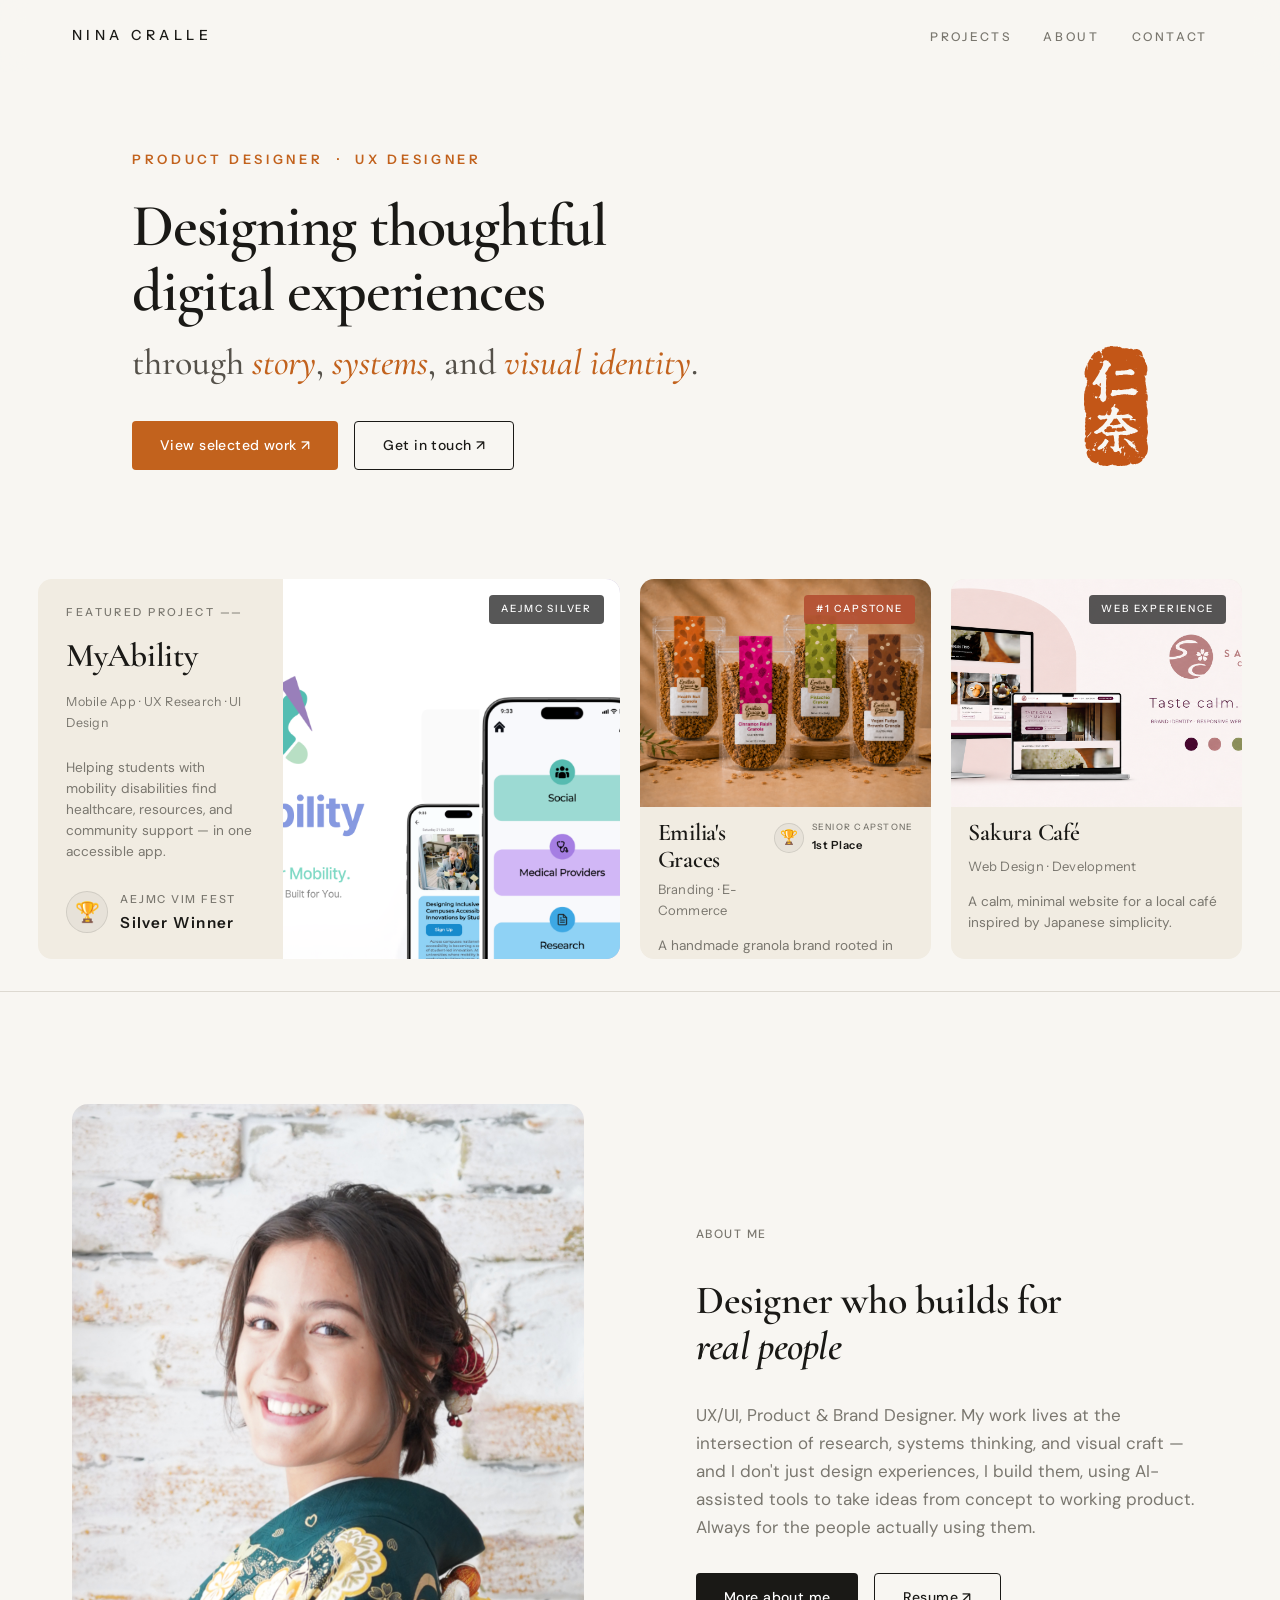
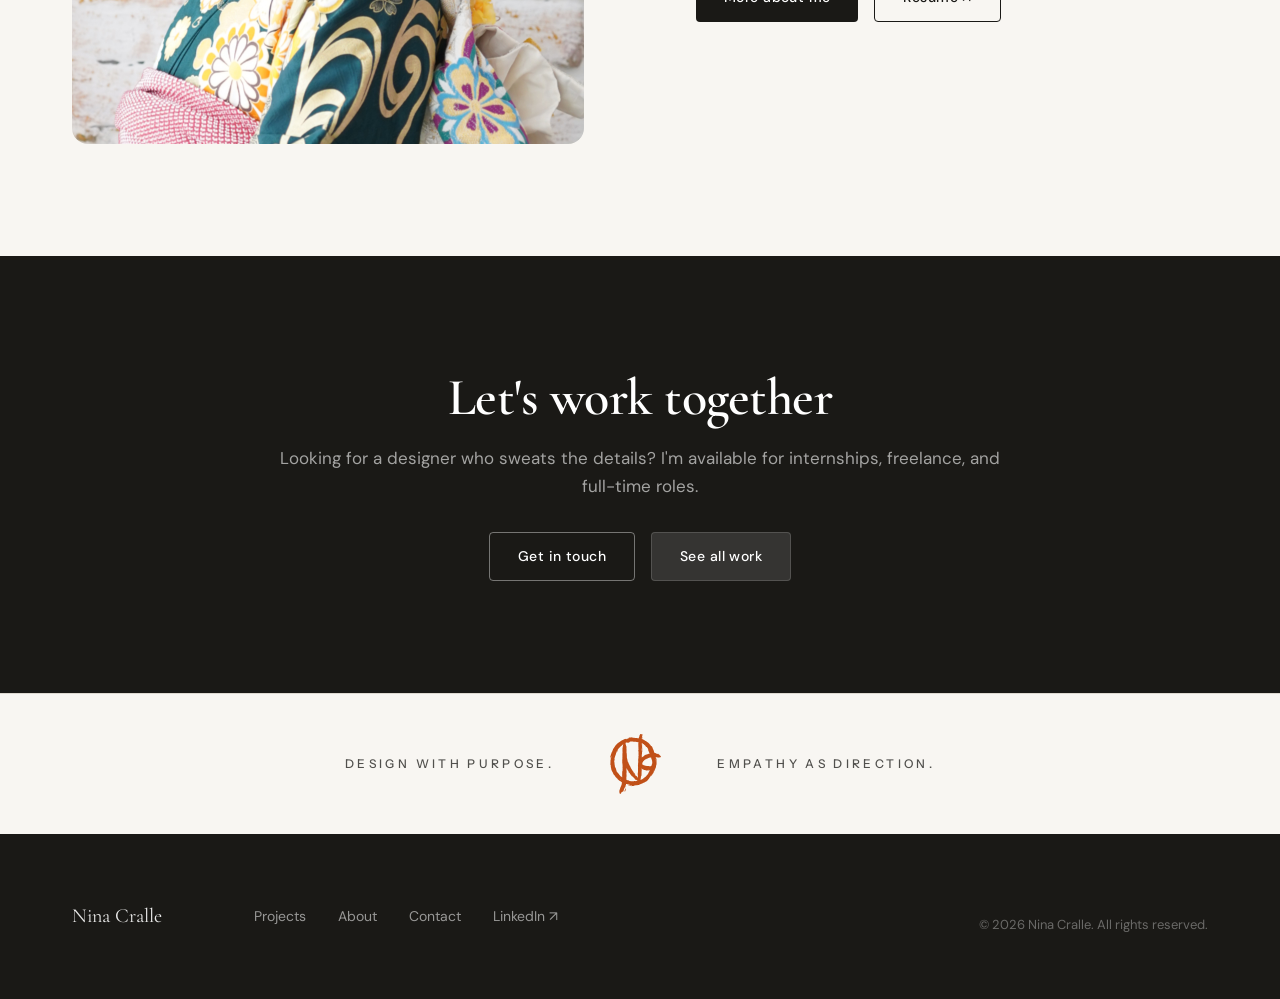
<file: index.html>
<!DOCTYPE html>
<html lang="en">
<head>
  <meta charset="UTF-8" />
  <meta name="viewport" content="width=device-width, initial-scale=1.0" />
  <meta name="description" content="Nina Cralle — UX/UI, Product & Brand Designer focused on human-centered design, systems thinking, and building functional products with AI tools." />
  <title>Nina Cralle — Interactive Designer</title>

  <link rel="preconnect" href="https://fonts.googleapis.com" />
  <link rel="preconnect" href="https://fonts.gstatic.com" crossorigin />
  <link href="https://fonts.googleapis.com/css2?family=Instrument+Sans:wght@400;500;600&family=Fredericka+the+Great&family=Cormorant+Garamond:ital,wght@0,400;0,500;0,600;1,400;1,500&family=DM+Sans:wght@400;500;600&display=swap" rel="stylesheet" />
  <link rel="icon" type="image/svg+xml" href="assets/images/logo/nc-monogram.svg" />
  <link rel="stylesheet" href="css/styles.css" />

</head>
<body>

  <!-- ============================================================
       NAVIGATION
       ============================================================ -->
  <nav class="nav" role="navigation" aria-label="Main navigation">
    <div class="nav__inner">
      <a href="index.html" class="nav__logo">NINA CRALLE</a>
      <ul class="nav__links" role="list">
        <li><a href="projects.html">Projects</a></li>
        <li><a href="about.html">About</a></li>
        <li><a href="contact.html">Contact</a></li>
      </ul>
      <button class="nav__toggle" aria-label="Toggle menu" aria-expanded="false">
        <span></span><span></span><span></span>
      </button>
    </div>
  </nav>
  <div class="nav__mobile" aria-hidden="true">
    <a href="projects.html">Projects</a>
    <a href="about.html">About</a>
    <a href="contact.html">Contact</a>
  </div>


 <!-- =====================================================
     HERO — statement + seal
     ===================================================== -->
<section class="hero-mock" aria-label="Hero">
  <div class="hero-mock__inner">

    <div class="hero-mock__text">
      <p class="hero-mock__role" data-animate>
        Product Designer &nbsp;·&nbsp; UX Designer
      </p>

      <h1 class="hero-mock__headline" data-animate data-delay="1">
        Designing thoughtful digital experiences
      </h1>

      <p class="hero-mock__subhead" data-animate data-delay="2">
        through <em>story</em>, <em>systems</em>, and <em>visual identity</em>.
      </p>

      <div class="hero-mock__actions" data-animate data-delay="3">
        <a href="projects.html" class="btn btn--primary">View selected work ↗</a>
        <a href="contact.html" class="btn btn--outline">Get in touch ↗</a>
      </div>
    </div>

    <img
      src="assets/images/logo/nina-hanko.svg"
      alt="Nina Cralle hanko seal"
      class="hero-mock__hanko"
    />

  </div>
</section>


 <!-- =====================================================
     FEATURED PROJECTS — asymmetric grid
     ===================================================== -->
<section class="featured-mock" id="featured">
  <div class="featured-mock__grid">

    <!-- 1 — MyAbility (large, left, spans 2 cols + 2 rows) -->
    <a href="projects/myability.html" class="fcard fcard--large" data-animate>
      <div class="fcard__badge fcard__badge--silver">AEJMC SILVER</div>
      <div class="fcard__body">
        <p class="fcard__eyebrow">Featured Project ——</p>
        <h3 class="fcard__title">MyAbility</h3>
        <p class="fcard__meta">Mobile App · UX Research · UI Design</p>
        <p class="fcard__desc">
          Helping students with mobility disabilities find healthcare, resources,
          and community support — in one accessible app.
        </p>
        <div class="fcard__award">
          <div class="fcard__award-icon" aria-hidden="true">🏆</div>
          <div>
            <p class="fcard__award-label">AEJMC VIM Fest</p>
            <p class="fcard__award-title">Silver Winner</p>
          </div>
        </div>
      </div>
      <div class="fcard__image">
        <!-- REPLACE: drop in your MyAbility hero/cover image -->
        <img src="assets/images/projects/myability/myability.png" alt="MyAbility app screens" />
      </div>
    </a>

    <!-- 2 — Emilia's Graces (right column, top) -->
    <a href="projects/emilias-graces.html" class="fcard fcard--small" data-animate data-delay="1">
      <div class="fcard__badge fcard__badge--capstone">#1 CAPSTONE</div>
      <div class="fcard__image fcard__image--top">
  <img
    src="assets/images/projects/emilias-graces/emilias-graces-hero.png"
    alt="Four Emilia's Graces granola packages featuring Health Nut, Cinnamon Raisin, Pistachio, and Vegan Fudge Brownie flavors"
  />
</div>
      <div class="fcard__body fcard__body--small">
  <div class="fcard__header-row">
    <div class="fcard__header-text">
      <h3 class="fcard__title fcard__title--sm">Emilia's Graces</h3>
      <p class="fcard__meta">Branding · E-Commerce</p>
    </div>
    <div class="fcard__award fcard__award--sm">
      <div class="fcard__award-icon" aria-hidden="true">🏆</div>
      <div>
        <p class="fcard__award-label">Senior Capstone</p>
        <p class="fcard__award-title">1st Place</p>
      </div>
    </div>
  </div>
  <p class="fcard__desc">A handmade granola brand rooted in warmth, tradition, and thoughtful detail.</p>
</div>
    </a>

    <!-- 3 — Sakura Café (right column, bottom) -->
    <a href="projects/sakura.html" class="fcard fcard--small" data-animate data-delay="2">
      <div class="fcard__badge fcard__badge--web">WEB EXPERIENCE</div>
      <div class="fcard__image fcard__image--top">
        <img
          src="assets/images/projects/sakura/hero.png"
          alt="Sakura Café website"
        />
      </div>
      <div class="fcard__body fcard__body--small">
        <h3 class="fcard__title fcard__title--sm">Sakura Café</h3>
        <p class="fcard__meta">Web Design · Development</p>
        <p class="fcard__desc">A calm, minimal website for a local café inspired by Japanese simplicity.</p>
      </div>
    </a>

  </div>
</section>


  <!-- ============================================================
       ABOUT STRIP
       ============================================================ -->
  <section class="about-strip">
    <div class="about-strip__inner">
      <div class="about-strip__image" data-animate>
        <img src="assets/images/about/Kimonoshot_edited.jpg" alt="Nina Cralle portrait" />
      </div>
      <div class="about-strip__content">
        <p class="eyebrow" data-animate>About Me</p>
        <h2 data-animate data-delay="1">Designer who builds for <em>real&nbsp;people</em></h2>
        <p data-animate data-delay="2">
          UX/UI, Product & Brand Designer. My work lives at the intersection of research,
 systems thinking, and visual craft — and I don't just design experiences, I build
 them, using AI-assisted tools to take ideas from concept to working product.
 Always for the people actually using them.
        </p>
        <div data-animate data-delay="3" style="display:flex; gap:1rem; flex-wrap:wrap;">
          <a href="about.html" class="btn btn--primary">More about me</a>
          <a href="assets/resume/nina_cralle_resume.pdf" class="btn btn--outline" target="_blank" rel="noopener">Resume ↗</a>
        </div>
      </div>
    </div>
  </section>


  <!-- ============================================================
       CONTACT CTA strip
       ============================================================ -->
  <section class="cta-strip">
    <div class="container">
      <h2 data-animate>Let's work together</h2>
      <p data-animate data-delay="1">
        Looking for a designer who sweats the details? I'm available for internships,
        freelance, and full-time roles.
      </p>
      <div data-animate data-delay="2" style="display:inline-flex; gap:1rem; flex-wrap:wrap; justify-content:center;">
        <a href="contact.html" class="btn btn--outline">Get in touch</a>
        <a href="projects.html" class="btn" style="background:rgba(255,255,255,0.12); color:#fff; border:1px solid rgba(255,255,255,0.15);">
          See all work
        </a>
      </div>
    </div>
  </section>

  <!-- =====================================================
     TAGLINE STRIP
     ===================================================== -->
<section class="tagline-strip" aria-label="Designer tagline">
  <div class="tagline-strip__inner">
    <span class="tagline-strip__text">Design with purpose.</span>
    <img
      src="assets/images/logo/nc-monogram.svg"
      alt="NC monogram"
      class="tagline-strip__mark"
    />
    <span class="tagline-strip__text">Empathy as direction.</span>
  </div>
</section>

  <!-- ============================================================
       FOOTER
       ============================================================ -->
  <footer class="footer">
    <div class="footer__inner">
      <span class="footer__name">Nina Cralle</span>
      <nav class="footer__links" aria-label="Footer navigation">
        <a href="projects.html">Projects</a>
        <a href="about.html">About</a>
        <a href="contact.html">Contact</a>
        <a href="https://www.linkedin.com/in/nina-cralle" target="_blank" rel="noopener">LinkedIn ↗</a>
      </nav>
      <p class="footer__copy">© 2026 Nina Cralle. All rights reserved.</p>
    </div>
  </footer>


  <script src="js/script.js"></script>
  <script>
    (function () {
      const scroll = document.getElementById('heroCScroll');
      const btnL   = document.getElementById('arrowLeft');
      const btnR   = document.getElementById('arrowRight');
      if (!scroll) return;

      const STEP = 320;

      /* ── Center carousel on load so it feels balanced ── */
      function centerTrack() {
        const maxScroll = scroll.scrollWidth - scroll.clientWidth;
        scroll.scrollLeft = maxScroll / 2;
        updateArrows();
      }

      requestAnimationFrame(() => requestAnimationFrame(centerTrack));

      let rTimer;
      window.addEventListener('resize', () => {
        clearTimeout(rTimer);
        rTimer = setTimeout(centerTrack, 120);
      });

      /* ── Arrow state ── */
      function updateArrows() {
        if (!btnL || !btnR) return;
        btnL.classList.toggle('hidden', scroll.scrollLeft < 4);
        btnR.classList.toggle('hidden',
          scroll.scrollLeft >= scroll.scrollWidth - scroll.clientWidth - 4);
      }

      scroll.addEventListener('scroll', updateArrows, { passive: true });

      if (btnL) btnL.addEventListener('click', () => scroll.scrollBy({ left: -STEP, behavior: 'smooth' }));
      if (btnR) btnR.addEventListener('click', () => scroll.scrollBy({ left:  STEP, behavior: 'smooth' }));

      /* ── Mouse drag ── */
      let down = false, startX, startScroll;

      scroll.addEventListener('mousedown', e => {
        down = true;
        scroll.classList.add('dragging');
        startX      = e.pageX - scroll.offsetLeft;
        startScroll = scroll.scrollLeft;
      });
      scroll.addEventListener('mouseleave', () => { down = false; scroll.classList.remove('dragging'); });
      scroll.addEventListener('mouseup',    () => { down = false; scroll.classList.remove('dragging'); });
      scroll.addEventListener('mousemove', e => {
        if (!down) return;
        e.preventDefault();
        scroll.scrollLeft = startScroll - (e.pageX - scroll.offsetLeft - startX) * 1.5;
      });

      /* ── Touch ── */
      let tx = 0, ts = 0;
      scroll.addEventListener('touchstart', e => { tx = e.touches[0].pageX; ts = scroll.scrollLeft; }, { passive: true });
      scroll.addEventListener('touchmove',  e => { scroll.scrollLeft = ts + (tx - e.touches[0].pageX); }, { passive: true });
    })();
  </script>

</body>
</html>
</file>
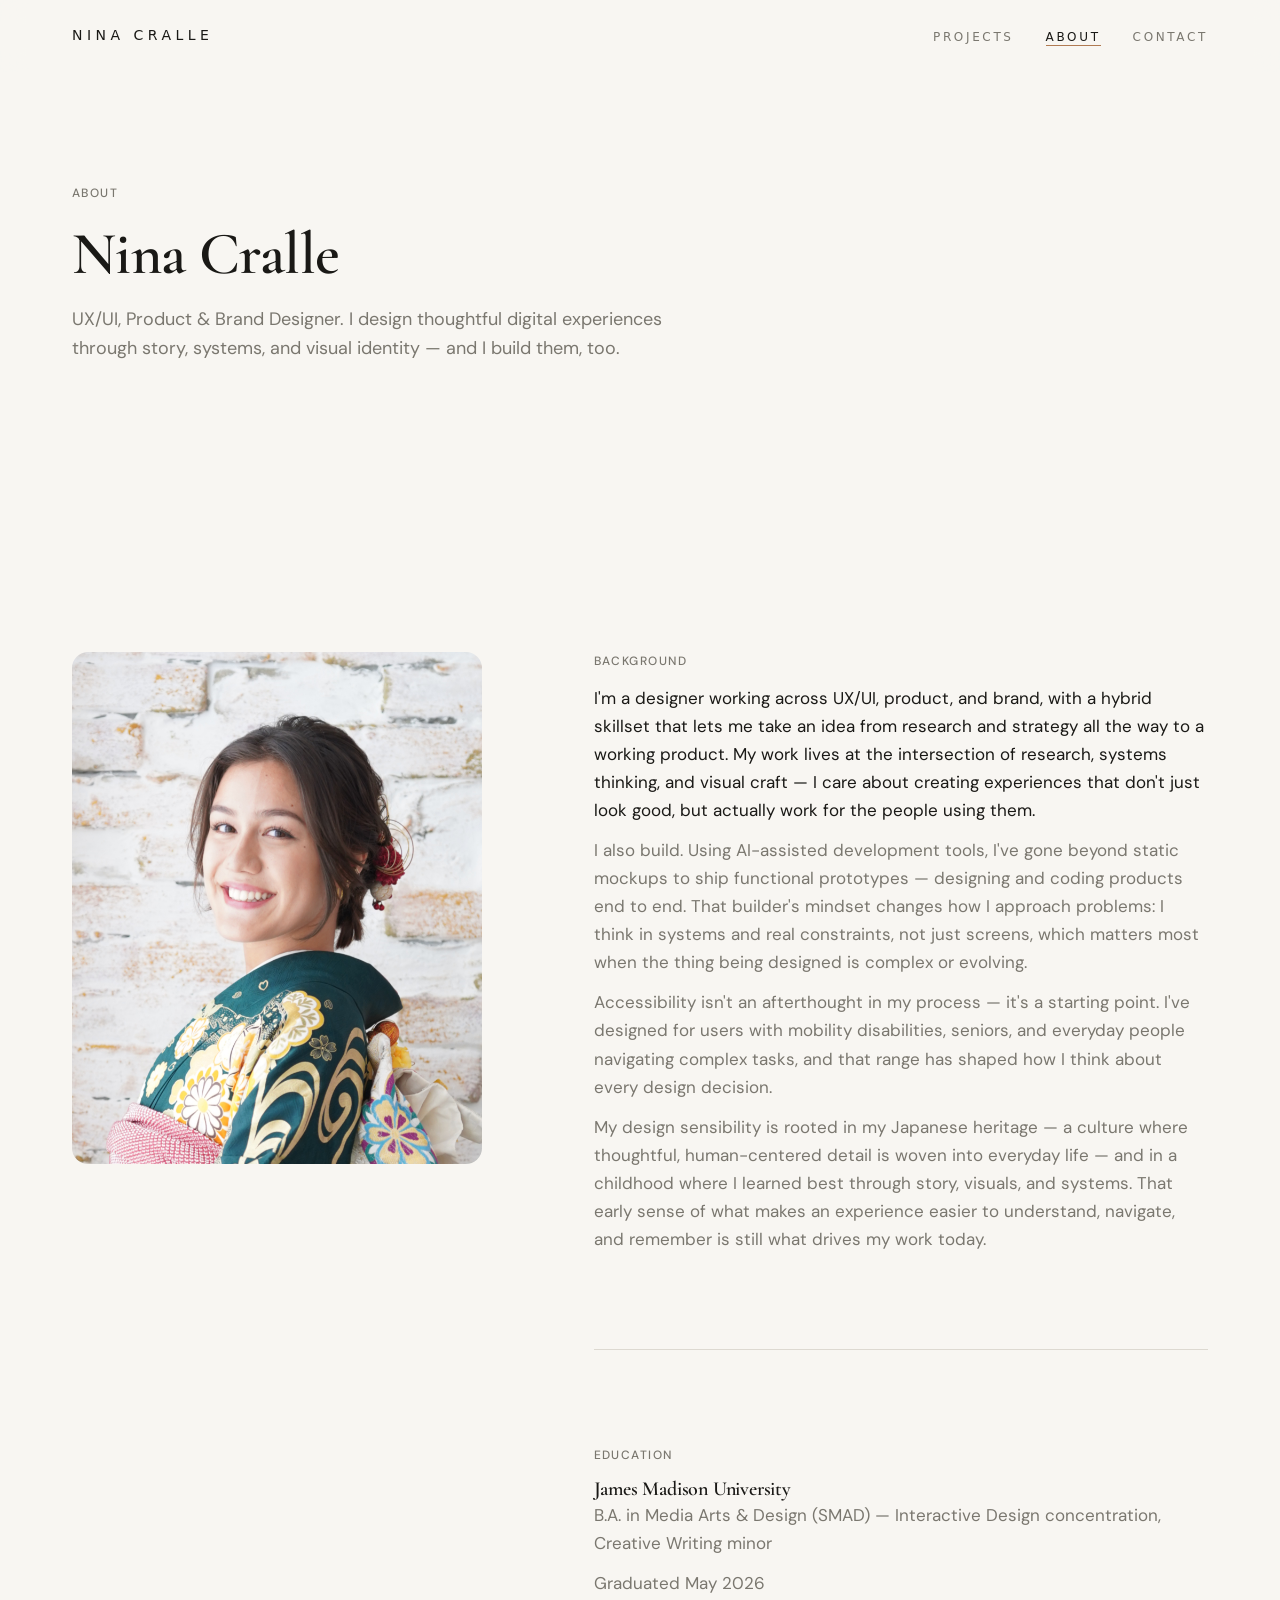
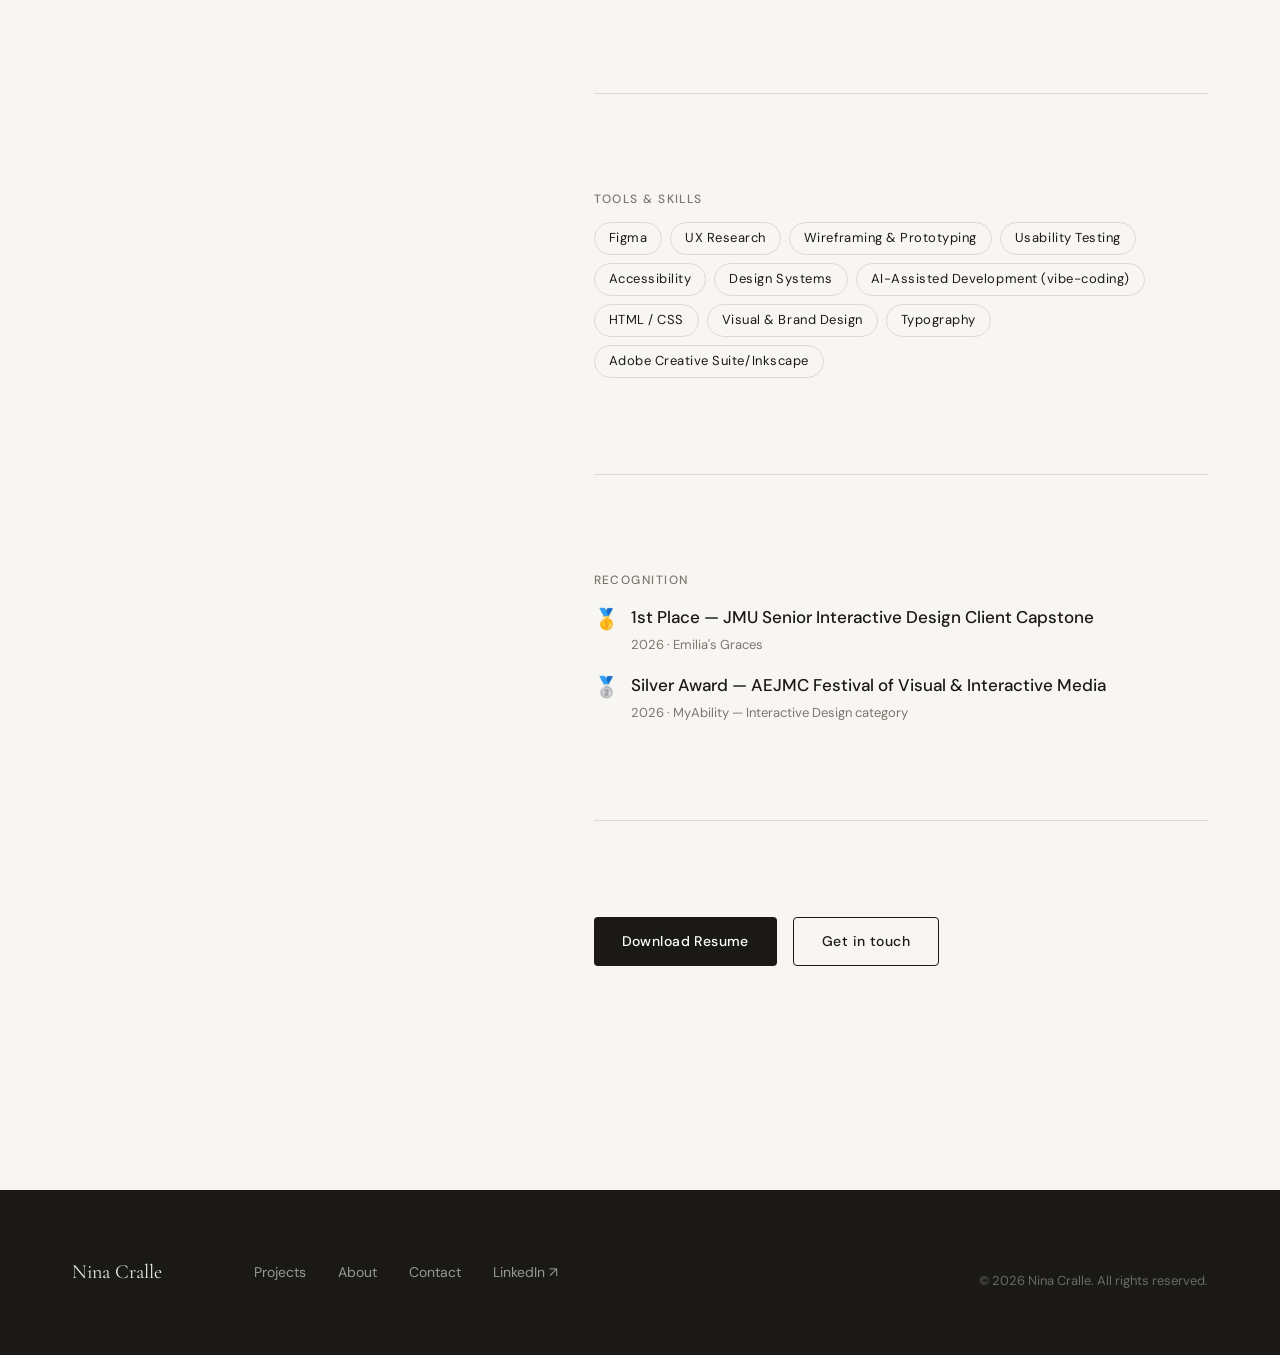
<file: about.html>
<!DOCTYPE html>
<html lang="en">
<head>
  <meta charset="UTF-8" />
  <meta name="viewport" content="width=device-width, initial-scale=1.0" />
  <meta name="description" content="About Nina Cralle — UX/UI, Product & Brand Designer focused on human-centered design, systems thinking, and building functional products with AI tools." />
  <title>About — Nina Cralle</title>

  <link rel="preconnect" href="https://fonts.googleapis.com" />
  <link rel="preconnect" href="https://fonts.gstatic.com" crossorigin />
  <link href="https://fonts.googleapis.com/css2?family=Fredericka+the+Great&family=Cormorant+Garamond:ital,wght@0,400;0,500;0,600;1,400;1,500&family=DM+Sans:wght@400;500;600&display=swap" rel="stylesheet" />
  <link rel="icon" type="image/svg+xml" href="assets/images/logo/nc-monogram.svg" />
  <link rel="stylesheet" href="css/styles.css" />
</head>
<body>

  <!-- NAVIGATION -->
  <nav class="nav" role="navigation" aria-label="Main navigation">
    <div class="nav__inner">
      <a href="index.html" class="nav__logo">Nina Cralle</a>
      <ul class="nav__links" role="list">
        <li><a href="projects.html">Projects</a></li>
        <li><a href="about.html" class="active">About</a></li>
        <li><a href="contact.html">Contact</a></li>
      </ul>
      <button class="nav__toggle" aria-label="Toggle menu" aria-expanded="false">
        <span></span><span></span><span></span>
      </button>
    </div>
  </nav>
  <div class="nav__mobile" aria-hidden="true">
    <a href="projects.html">Projects</a>
    <a href="about.html">About</a>
    <a href="contact.html">Contact</a>
  </div>


  <!-- PAGE HERO -->
  <section class="about-hero">
    <div class="container">
      <p class="eyebrow" style="margin-bottom:1rem;" data-animate>About</p>
      <h1 data-animate data-delay="1">Nina Cralle</h1>
      <p style="margin-top:1rem; max-width:52ch; font-size:1.125rem;" data-animate data-delay="2">
        UX/UI, Product & Brand Designer. I design thoughtful digital experiences through story, systems, and visual identity — and I build them, too.
      </p>
    </div>
  </section>


  <!-- ABOUT GRID: photo + text -->
  <section class="section">
    <div class="container">
      <div class="about-grid">

        <!-- Headshot column -->
        <div class="about-photo" data-animate>
         <img
  src="assets/images/about/Kimonoshot_edited.jpg"
  alt="Nina Cralle"
/>
        </div>

        <!-- Text column -->
        <div class="about-text">

          <!-- Bio -->
          <div data-animate>
            <p class="eyebrow" style="margin-bottom:0.75rem;">Background</p>
            I'm a designer working across UX/UI, product, and brand, with a hybrid skillset that lets me take an idea from research and strategy all the way to a working product. My work lives at the intersection of research, systems thinking, and visual craft — I care about creating experiences that don't just look good, but actually work for the people using them.
            <p style="margin-top:0.75rem;">
            I also build. Using AI-assisted development tools, I've gone beyond static mockups to ship functional prototypes — designing and coding products end to end. That builder's mindset changes how I approach problems: I think in systems and real constraints, not just screens, which matters most when the thing being designed is complex or evolving.  
            </p>
            <p style="margin-top:0.75rem;">
              Accessibility isn't an afterthought in my process — it's a starting point. I've designed
              for users with mobility disabilities, seniors, and everyday people navigating complex tasks,
              and that range has shaped how I think about every design decision.
            </p>
            <p style="margin-top:0.75rem;">
              My design sensibility is rooted in my Japanese heritage — a culture where thoughtful, human-centered detail is woven into everyday life — and in a childhood where I learned best through story, visuals, and systems. That early sense of what makes an experience easier to understand, navigate, and remember is still what drives my work today.
            </p>
          </div>

          <hr class="divider" />

          <!-- Education -->
          <div data-animate data-delay="1">
            <p class="eyebrow" style="margin-bottom:0.75rem;">Education</p>
            <h3 style="font-size:1.25rem;">James Madison University</h3>
            <p>B.A. in Media Arts & Design (SMAD) — Interactive Design concentration, Creative Writing minor</p>
            <p style="margin-top:0.75rem;">Graduated May 2026</p>
          </div>

          <hr class="divider" />

          <!-- Tools & Skills -->
          <div data-animate data-delay="2">
            <p class="eyebrow" style="margin-bottom:0.75rem;">Tools & Skills</p>
            <!-- REPLACE: add/remove tags to match your actual skills -->
            <ul class="skills-list" role="list">
              <li class="skill-tag">Figma</li>
              <li class="skill-tag">UX Research</li>
              <li class="skill-tag">Wireframing & Prototyping</li>
              <li class="skill-tag">Usability Testing</li>
              <li class="skill-tag">Accessibility</li>
              <li class="skill-tag">Design Systems</li>
              <li class="skill-tag">AI-Assisted Development (vibe-coding)</li>
              <li class="skill-tag">HTML / CSS</li>
              <li class="skill-tag">Visual & Brand Design</li>
              <li class="skill-tag">Typography</li>
              <li class="skill-tag">Adobe Creative Suite/Inkscape</li>
            </ul>
          </div>

          <hr class="divider" />

         <!-- Recognition -->
<div data-animate data-delay="3">
  <p class="eyebrow" style="margin-bottom:0.75rem;">Recognition</p>
  <div style="display:flex; flex-direction:column; gap:1rem;">
    <div style="display:flex; align-items:flex-start; gap:0.75rem;">
      <span style="font-size:1.25rem;">🥇</span>
      <div>
        <p class="dark" style="font-weight:500; max-width:none;">1st Place — JMU Senior Interactive Design Client Capstone</p>
        <p class="caption" style="margin-top:0.2rem;">2026 · Emilia's Graces</p>
      </div>
    </div>
    <div style="display:flex; align-items:flex-start; gap:0.75rem;">
      <span style="font-size:1.25rem;">🥈</span>
      <div>
        <p class="dark" style="font-weight:500; max-width:none;">Silver Award — AEJMC Festival of Visual & Interactive Media</p>
        <p class="caption" style="margin-top:0.2rem;">2026 · MyAbility — Interactive Design category</p>
      </div>
    </div>
  </div>
</div>

          <hr class="divider" />

          <!-- Resume / CTA -->
          <div data-animate data-delay="4" style="display:flex; gap:1rem; flex-wrap:wrap;">
            <!-- REPLACE: update href to your actual resume PDF -->
            <a href="assets/resume/nina_cralle_resume.pdf" class="btn btn--primary" target="_blank" rel="noopener">
              Download Resume
            </a>
            <a href="contact.html" class="btn btn--outline">Get in touch</a>
          </div>

        </div>
      </div>
    </div>
  </section>


  <!-- FOOTER -->
  <footer class="footer">
    <div class="footer__inner">
      <span class="footer__name">Nina Cralle</span>
      <nav class="footer__links" aria-label="Footer navigation">
        <a href="projects.html">Projects</a>
        <a href="about.html">About</a>
        <a href="contact.html">Contact</a>
        <!-- REPLACE: update LinkedIn URL -->
        <a href="https://www.linkedin.com/in/nina-cralle" target="_blank" rel="noopener">LinkedIn ↗</a>
      </nav>
      <p class="footer__copy">© 2026 Nina Cralle. All rights reserved.</p>
    </div>
  </footer>

  <script src="js/script.js"></script>
</body>
</html>
</file>
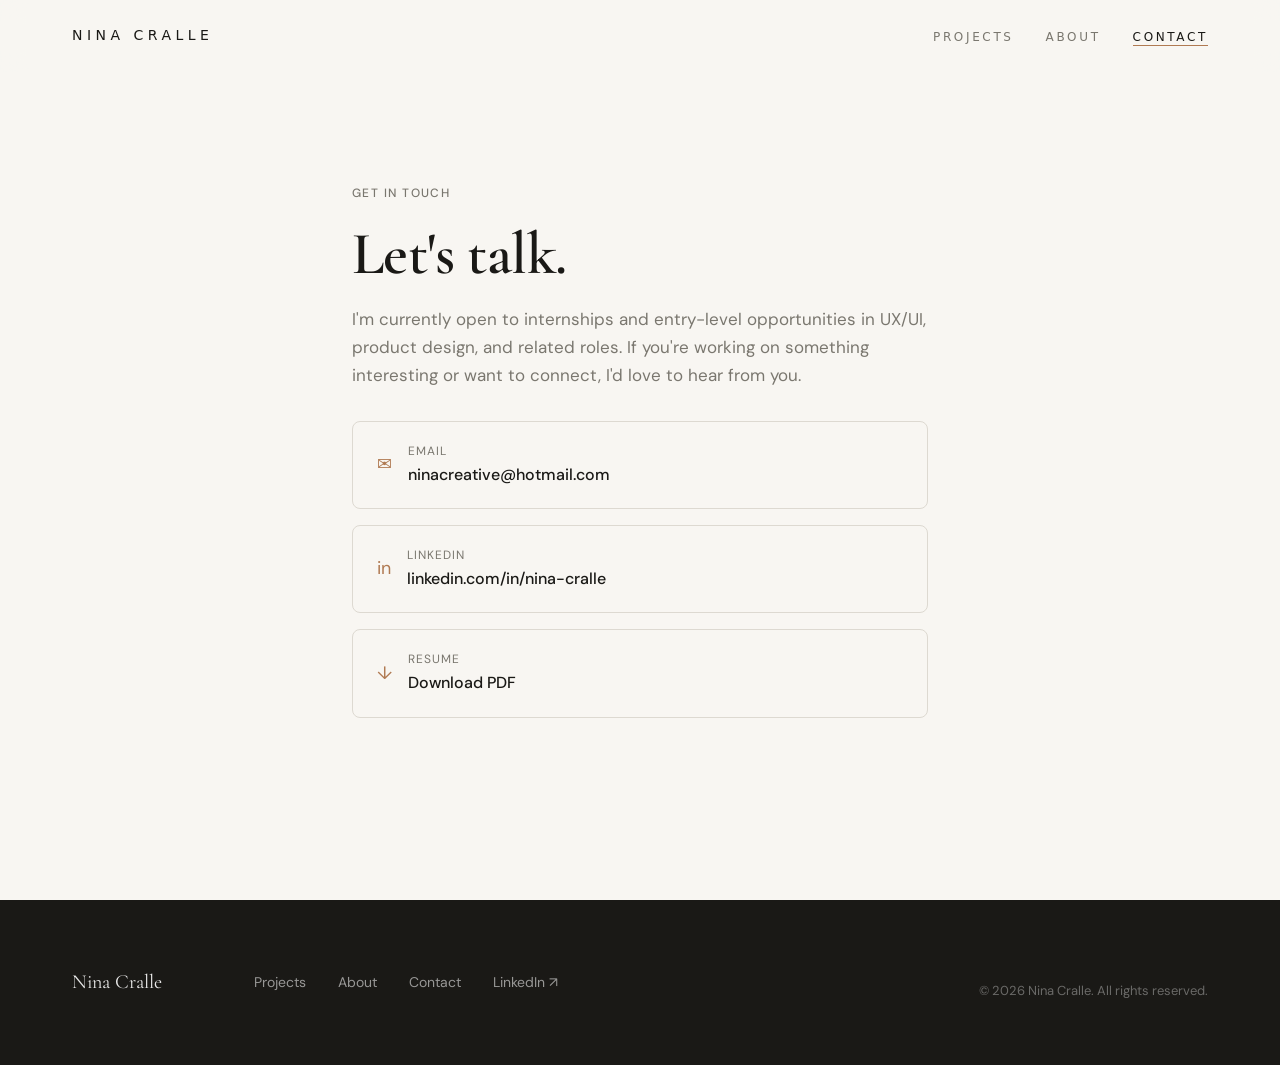
<file: contact.html>
<!DOCTYPE html>
<html lang="en">
<head>
  <meta charset="UTF-8" />
  <meta name="viewport" content="width=device-width, initial-scale=1.0" />
  <meta name="description" content="Contact Nina Cralle — UX/UI designer open to internships and entry-level opportunities." />
  <title>Contact — Nina Cralle</title>

  <link rel="preconnect" href="https://fonts.googleapis.com" />
  <link rel="preconnect" href="https://fonts.gstatic.com" crossorigin />
  <link href="https://fonts.googleapis.com/css2?family=Cormorant+Garamond:ital,wght@0,400;0,500;0,600;1,400;1,500&family=DM+Sans:wght@400;500;600&display=swap" rel="stylesheet" />
  <link rel="icon" type="image/svg+xml" href="assets/images/logo/nc-monogram.svg" />
  <link rel="stylesheet" href="css/styles.css" />
</head>
<body>

  <!-- NAVIGATION -->
  <nav class="nav" role="navigation" aria-label="Main navigation">
    <div class="nav__inner">
      <a href="index.html" class="nav__logo">Nina Cralle</a>
      <ul class="nav__links" role="list">
        <li><a href="projects.html">Projects</a></li>
        <li><a href="about.html">About</a></li>
        <li><a href="contact.html" class="active">Contact</a></li>
      </ul>
      <button class="nav__toggle" aria-label="Toggle menu" aria-expanded="false">
        <span></span><span></span><span></span>
      </button>
    </div>
  </nav>
  <div class="nav__mobile" aria-hidden="true">
    <a href="projects.html">Projects</a>
    <a href="about.html">About</a>
    <a href="contact.html">Contact</a>
  </div>


  <!-- CONTACT PAGE -->
  <main class="contact-page">
    <div class="contact-page__inner">

      <p class="eyebrow" style="margin-bottom:1rem;" data-animate>Get in touch</p>

      <h1 data-animate data-delay="1">
        Let's talk.
      </h1>

      <!-- REPLACE: customize this message -->
      <p data-animate data-delay="2">
        I'm currently open to internships and entry-level opportunities in UX/UI, product design,
        and related roles. If you're working on something interesting or want to connect, I'd love
        to hear from you.
      </p>

      <!-- Contact links -->
      <nav class="contact-links" aria-label="Contact links" data-animate data-delay="3">

        <a href="mailto:ninacreative@hotmail.com" class="contact-item">
          <span class="contact-item__icon" aria-hidden="true">✉</span>
          <div>
            <div class="contact-item__label">Email</div>
            <div class="contact-item__value">ninacreative@hotmail.com</div>
          </div>
        </a>

        <a href="https://www.linkedin.com/in/nina-cralle" target="_blank" rel="noopener" class="contact-item">
          <span class="contact-item__icon" aria-hidden="true">in</span>
          <div>
            <div class="contact-item__label">LinkedIn</div>
            <div class="contact-item__value">linkedin.com/in/nina-cralle</div>
          </div>
        </a>
        
        <a href="assets/resume/nina_cralle_resume.pdf" target="_blank" rel="noopener" class="contact-item">
          <span class="contact-item__icon" aria-hidden="true">↓</span>
          <div>
            <div class="contact-item__label">Resume</div>
            <div class="contact-item__value">Download PDF</div>
          </div>
        </a>

        <!-- OPTIONAL: add Behance, Dribbble, or other portfolio link here -->
        <!--
        <a href="https://behance.net/YOURHANDLE" target="_blank" rel="noopener" class="contact-item">
          <span class="contact-item__icon" aria-hidden="true">✦</span>
          <div>
            <div class="contact-item__label">Behance</div>
            <div class="contact-item__value">behance.net/yourhandle</div>
          </div>
        </a>
        -->

      </nav>

    </div>
  </main>


  <!-- FOOTER -->
  <footer class="footer">
    <div class="footer__inner">
      <span class="footer__name">Nina Cralle</span>
      <nav class="footer__links" aria-label="Footer navigation">
        <a href="projects.html">Projects</a>
        <a href="about.html">About</a>
        <a href="contact.html">Contact</a>
        <!-- REPLACE: update LinkedIn URL -->
        <a href="https://www.linkedin.com/in/nina-cralle" target="_blank" rel="noopener">LinkedIn ↗</a>
      </nav>
      <p class="footer__copy">© 2026 Nina Cralle. All rights reserved.</p>
    </div>
  </footer>

  <script src="js/script.js"></script>
</body>
</html>
</file>
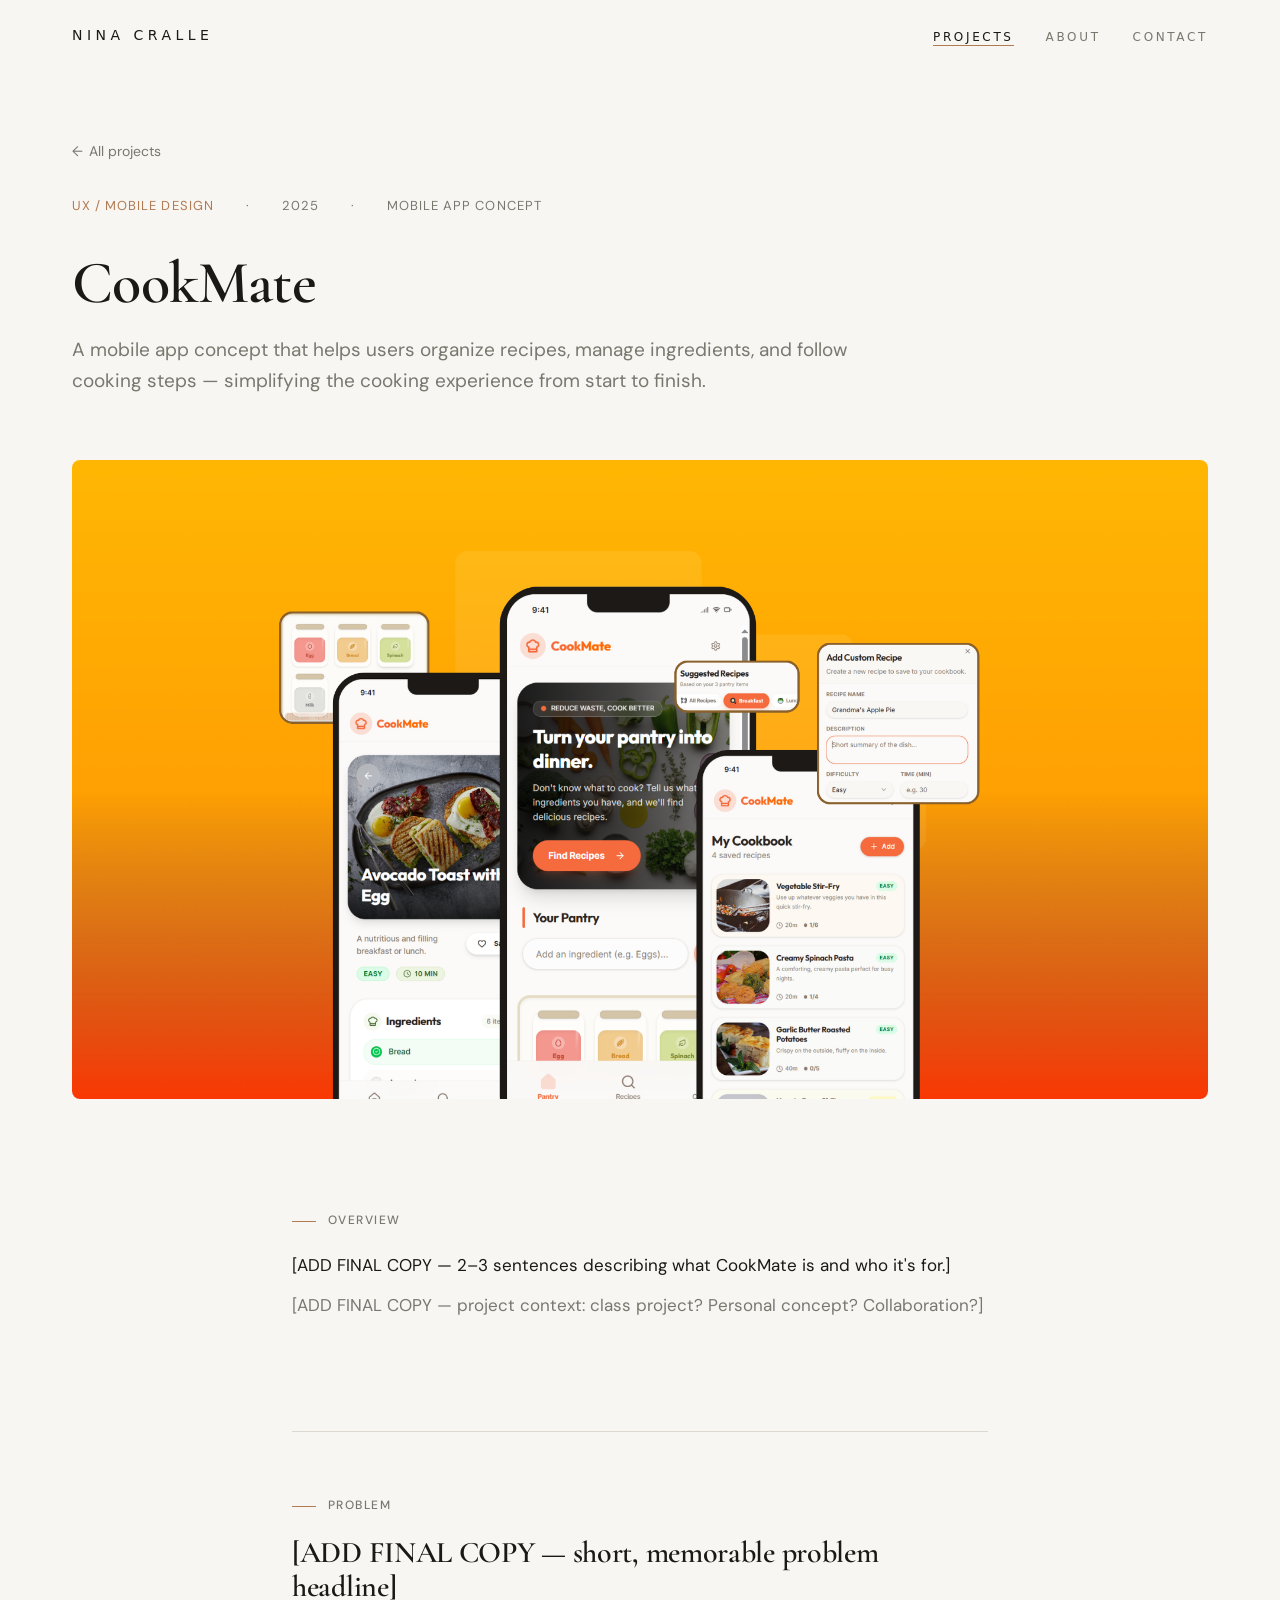
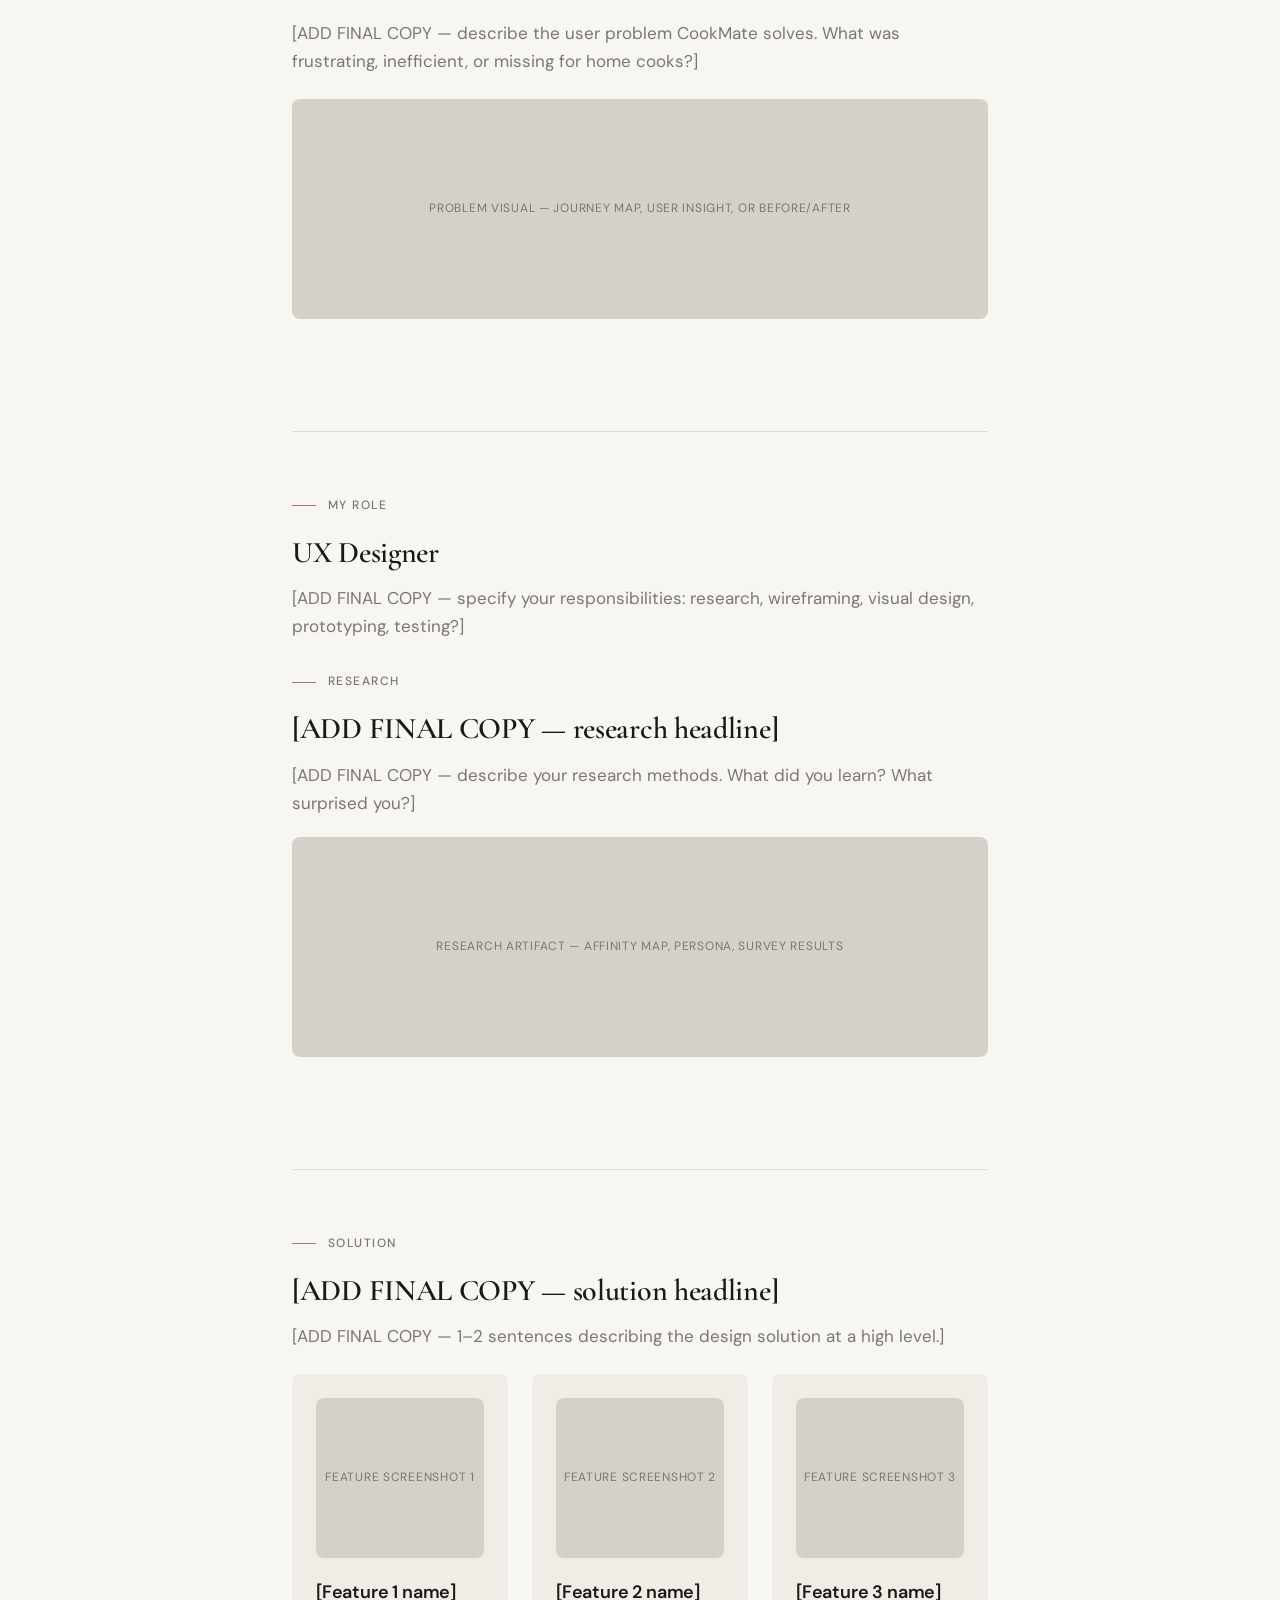
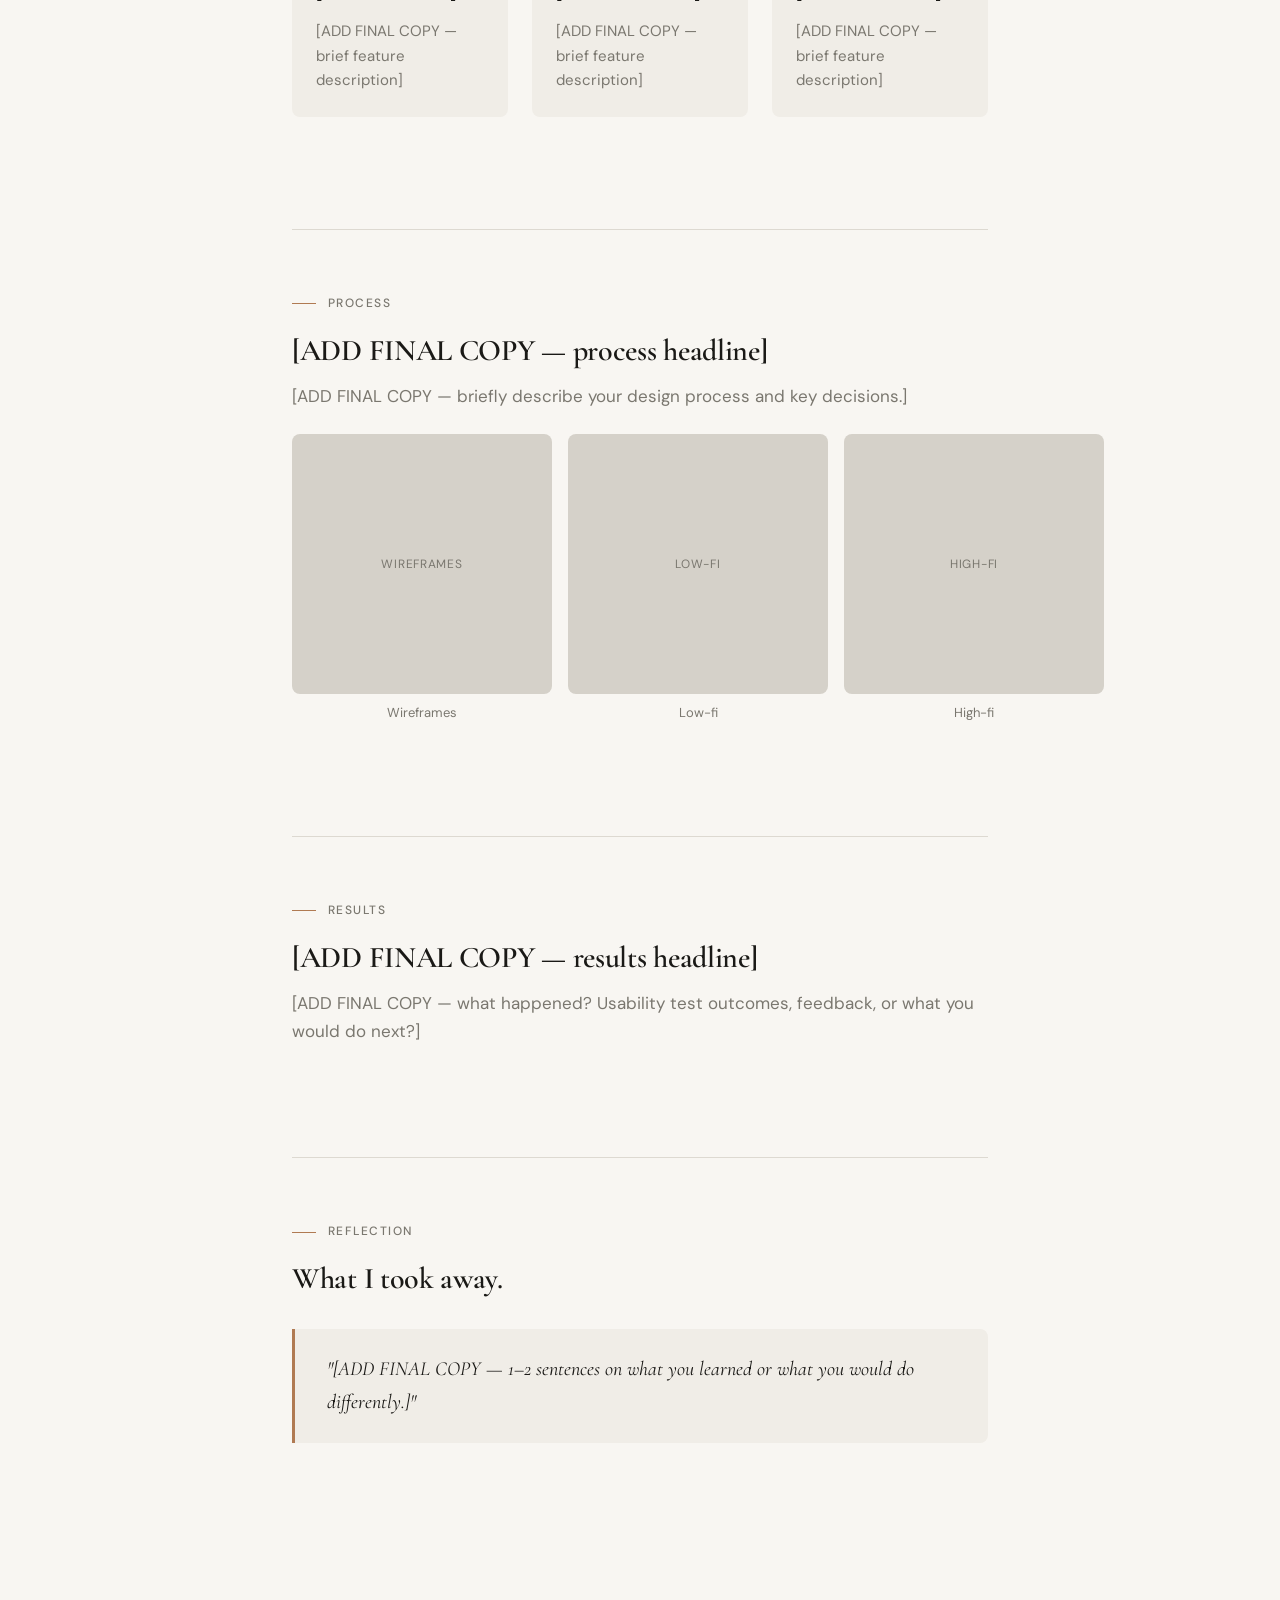
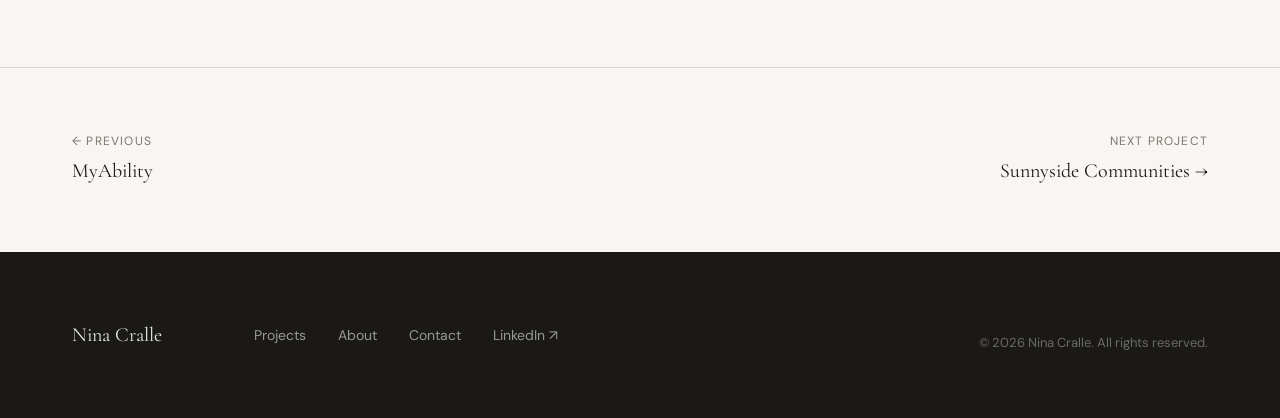
<file: projects/cookmate.html>
<!DOCTYPE html>
<html lang="en">
<head>
  <meta charset="UTF-8" />
  <meta name="viewport" content="width=device-width, initial-scale=1.0" />
  <meta name="description" content="CookMate — a UX case study by Nina Cralle. Mobile cooking app concept." />
  <title>CookMate — Nina Cralle</title>

  <link rel="preconnect" href="https://fonts.googleapis.com" />
  <link rel="preconnect" href="https://fonts.gstatic.com" crossorigin />
  <link href="https://fonts.googleapis.com/css2?family=Cormorant+Garamond:ital,wght@0,400;0,500;0,600;1,400;1,500&family=DM+Sans:wght@400;500;600&display=swap" rel="stylesheet" />
  <link rel="stylesheet" href="../css/styles.css" />
</head>
<body>

  <!-- NAVIGATION -->
  <nav class="nav" role="navigation" aria-label="Main navigation">
    <div class="nav__inner">
      <a href="../index.html" class="nav__logo">Nina Cralle</a>
      <ul class="nav__links" role="list">
        <li><a href="../projects.html" class="active">Projects</a></li>
        <li><a href="../about.html">About</a></li>
        <li><a href="../contact.html">Contact</a></li>
      </ul>
      <button class="nav__toggle" aria-label="Toggle menu" aria-expanded="false">
        <span></span><span></span><span></span>
      </button>
    </div>
  </nav>
  <div class="nav__mobile" aria-hidden="true">
    <a href="../projects.html">Projects</a>
    <a href="../about.html">About</a>
    <a href="../contact.html">Contact</a>
  </div>


  <!-- PROJECT HERO -->
  <section class="project-hero">
    <div class="project-hero__inner">
      <a href="../projects.html" class="project-back">All projects</a>

      <div class="project-hero__meta" data-animate>
        <span class="project-meta-tag accent">UX / Mobile Design</span>
        <span class="project-meta-tag">·</span>
        <span class="project-meta-tag">2025</span>
        <span class="project-meta-tag">·</span>
        <span class="project-meta-tag">Mobile App Concept</span>
      </div>

      <h1 class="project-hero__title" data-animate data-delay="1">CookMate</h1>

      <p class="project-hero__subtitle" data-animate data-delay="2">
        A mobile app concept that helps users organize recipes, manage ingredients, and follow
        cooking steps — simplifying the cooking experience from start to finish.
      </p>

      <!-- hero image -->
      <img src="../assets/images/projects/cookmate/cookmate.png"
     alt="CookMate — pantry to plate mobile app"
     class="project-img project-img--full"
     data-animate data-delay="3" />
    </div>
  </section>


  <!-- PROJECT CONTENT -->
  <main class="project-content">


    <!-- OVERVIEW -->
    <section class="project-section" data-animate>
      <div class="project-section__label">
        <span class="eyebrow">Overview</span>
      </div>
      <!-- REPLACE: add final overview copy -->
      <p class="wide dark">[ADD FINAL COPY — 2–3 sentences describing what CookMate is and who it's for.]</p>
      <p style="margin-top:0.75rem;">[ADD FINAL COPY — project context: class project? Personal concept? Collaboration?]</p>
    </section>

    <hr class="divider" />


    <!-- PROBLEM -->
    <section class="project-section" data-animate>
      <div class="project-section__label">
        <span class="eyebrow">Problem</span>
      </div>
      <!-- REPLACE: add the core problem statement -->
      <h2>[ADD FINAL COPY — short, memorable problem headline]</h2>
      <p>[ADD FINAL COPY — describe the user problem CookMate solves. What was frustrating, inefficient, or missing for home cooks?]</p>

      <!-- REPLACE: problem visual -->
      <div style="margin-top: 1.5rem;">
        <div class="img-placeholder project-img" style="min-height:220px;" aria-hidden="true">
          problem visual — journey map, user insight, or before/after
        </div>
      </div>
    </section>

    <hr class="divider" />


    <!-- MY ROLE + RESEARCH -->
    <section class="project-section" data-animate>
      <div class="project-section__label">
        <span class="eyebrow">My Role</span>
      </div>
      <h2>UX Designer</h2>
      <p>[ADD FINAL COPY — specify your responsibilities: research, wireframing, visual design, prototyping, testing?]</p>

      <div style="margin-top: 2rem;">
        <div class="project-section__label">
          <span class="eyebrow">Research</span>
        </div>
        <h2>[ADD FINAL COPY — research headline]</h2>
        <p>[ADD FINAL COPY — describe your research methods. What did you learn? What surprised you?]</p>

        <!-- REPLACE: research artifact -->
        <div style="margin-top: 1.25rem;">
          <div class="img-placeholder project-img" style="min-height:220px;" aria-hidden="true">
            research artifact — affinity map, persona, survey results
          </div>
        </div>
      </div>
    </section>

    <hr class="divider" />


    <!-- SOLUTION / KEY FEATURES -->
    <section class="project-section" data-animate>
      <div class="project-section__label">
        <span class="eyebrow">Solution</span>
      </div>
      <h2>[ADD FINAL COPY — solution headline]</h2>
      <p>[ADD FINAL COPY — 1–2 sentences describing the design solution at a high level.]</p>

      <!-- Feature grid — add/remove cards as needed -->
      <div class="solution-grid" style="margin-top:1.5rem;">

        <div class="solution-card">
          <div class="solution-card__img">
            <div class="img-placeholder" style="min-height:160px;" aria-hidden="true">
              feature screenshot 1
            </div>
          </div>
          <h4>[Feature 1 name]</h4>
          <p>[ADD FINAL COPY — brief feature description]</p>
        </div>

        <div class="solution-card">
          <div class="solution-card__img">
            <div class="img-placeholder" style="min-height:160px;" aria-hidden="true">
              feature screenshot 2
            </div>
          </div>
          <h4>[Feature 2 name]</h4>
          <p>[ADD FINAL COPY — brief feature description]</p>
        </div>

        <div class="solution-card">
          <div class="solution-card__img">
            <div class="img-placeholder" style="min-height:160px;" aria-hidden="true">
              feature screenshot 3
            </div>
          </div>
          <h4>[Feature 3 name]</h4>
          <p>[ADD FINAL COPY — brief feature description]</p>
        </div>

      </div>
    </section>

    <hr class="divider" />


    <!-- PROCESS -->
    <section class="project-section" data-animate>
      <div class="project-section__label">
        <span class="eyebrow">Process</span>
      </div>
      <h2>[ADD FINAL COPY — process headline]</h2>
      <p>[ADD FINAL COPY — briefly describe your design process and key decisions.]</p>

      <div class="process-row" style="margin-top:1.5rem;">
        <div>
          <div class="img-placeholder project-img project-img--sq" aria-hidden="true">wireframes</div>
          <p class="caption" style="margin-top:0.5rem; text-align:center;">Wireframes</p>
        </div>
        <div>
          <div class="img-placeholder project-img project-img--sq" aria-hidden="true">low-fi</div>
          <p class="caption" style="margin-top:0.5rem; text-align:center;">Low-fi</p>
        </div>
        <div>
          <div class="img-placeholder project-img project-img--sq" aria-hidden="true">high-fi</div>
          <p class="caption" style="margin-top:0.5rem; text-align:center;">High-fi</p>
        </div>
      </div>
    </section>

    <hr class="divider" />


    <!-- RESULTS -->
    <section class="project-section" data-animate>
      <div class="project-section__label">
        <span class="eyebrow">Results</span>
      </div>
      <h2>[ADD FINAL COPY — results headline]</h2>
      <p>[ADD FINAL COPY — what happened? Usability test outcomes, feedback, or what you would do next?]</p>
    </section>

    <hr class="divider" />


    <!-- REFLECTION -->
    <section class="project-section" data-animate>
      <div class="project-section__label">
        <span class="eyebrow">Reflection</span>
      </div>
      <h2>What I took away.</h2>

      <div class="reflection-block">
        <!-- REPLACE: add your own reflection quote -->
        <p>"[ADD FINAL COPY — 1–2 sentences on what you learned or what you would do differently.]"</p>
      </div>
    </section>


  </main>


  <!-- PROJECT NAVIGATION -->
  <nav class="project-nav" aria-label="Project navigation">
    <div class="project-nav__inner">
      <a href="myability.html" class="project-nav__link">
        <span class="project-nav__label">← Previous</span>
        <span class="project-nav__title">MyAbility</span>
      </a>
      <a href="sunnyside.html" class="project-nav__link project-nav__link--next">
        <span class="project-nav__label">Next project</span>
        <span class="project-nav__title">Sunnyside Communities →</span>
      </a>
    </div>
  </nav>


  <!-- FOOTER -->
  <footer class="footer">
    <div class="footer__inner">
      <span class="footer__name">Nina Cralle</span>
      <nav class="footer__links" aria-label="Footer navigation">
        <a href="../projects.html">Projects</a>
        <a href="../about.html">About</a>
        <a href="../contact.html">Contact</a>
        <a href="https://www.linkedin.com/in/nina-cralle" target="_blank" rel="noopener">LinkedIn ↗</a>
      </nav>
      <p class="footer__copy">© 2026 Nina Cralle. All rights reserved.</p>
    </div>
  </footer>

  <script src="../js/script.js"></script>
</body>
</html>
</file>
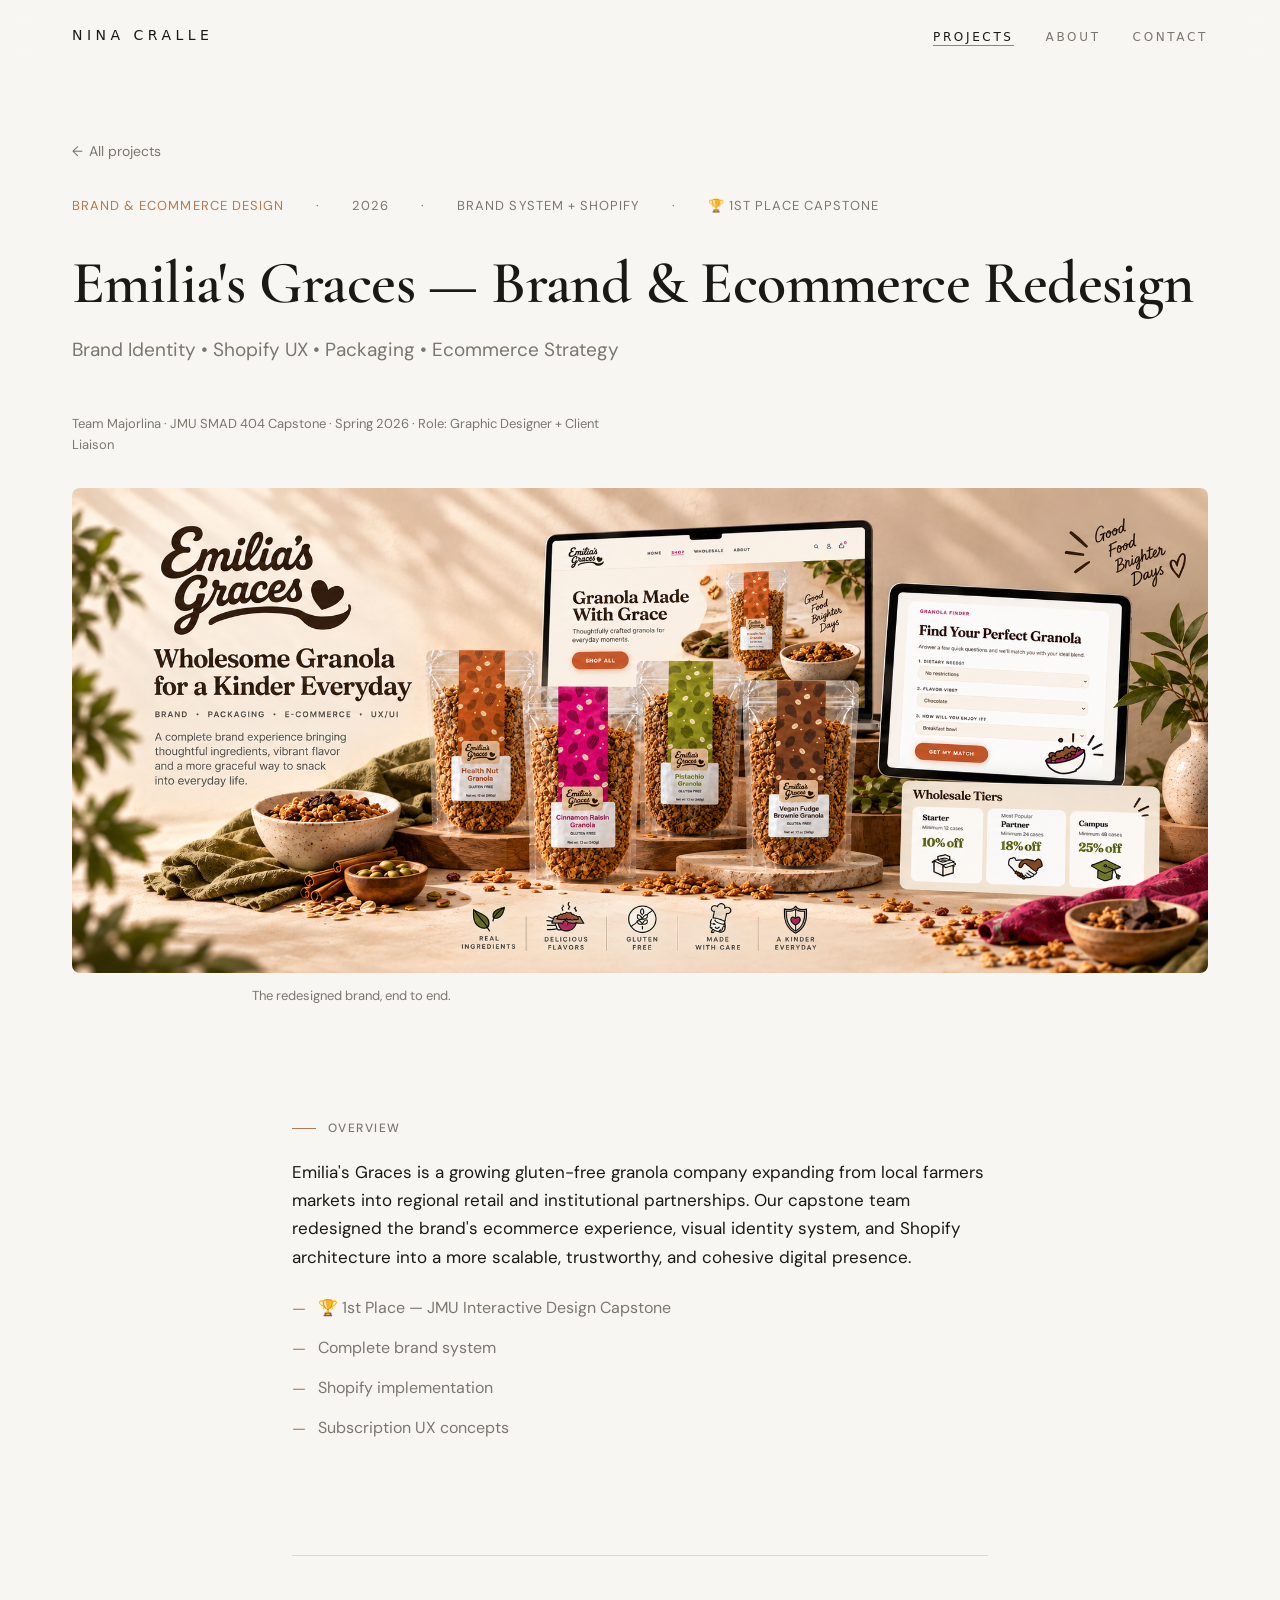
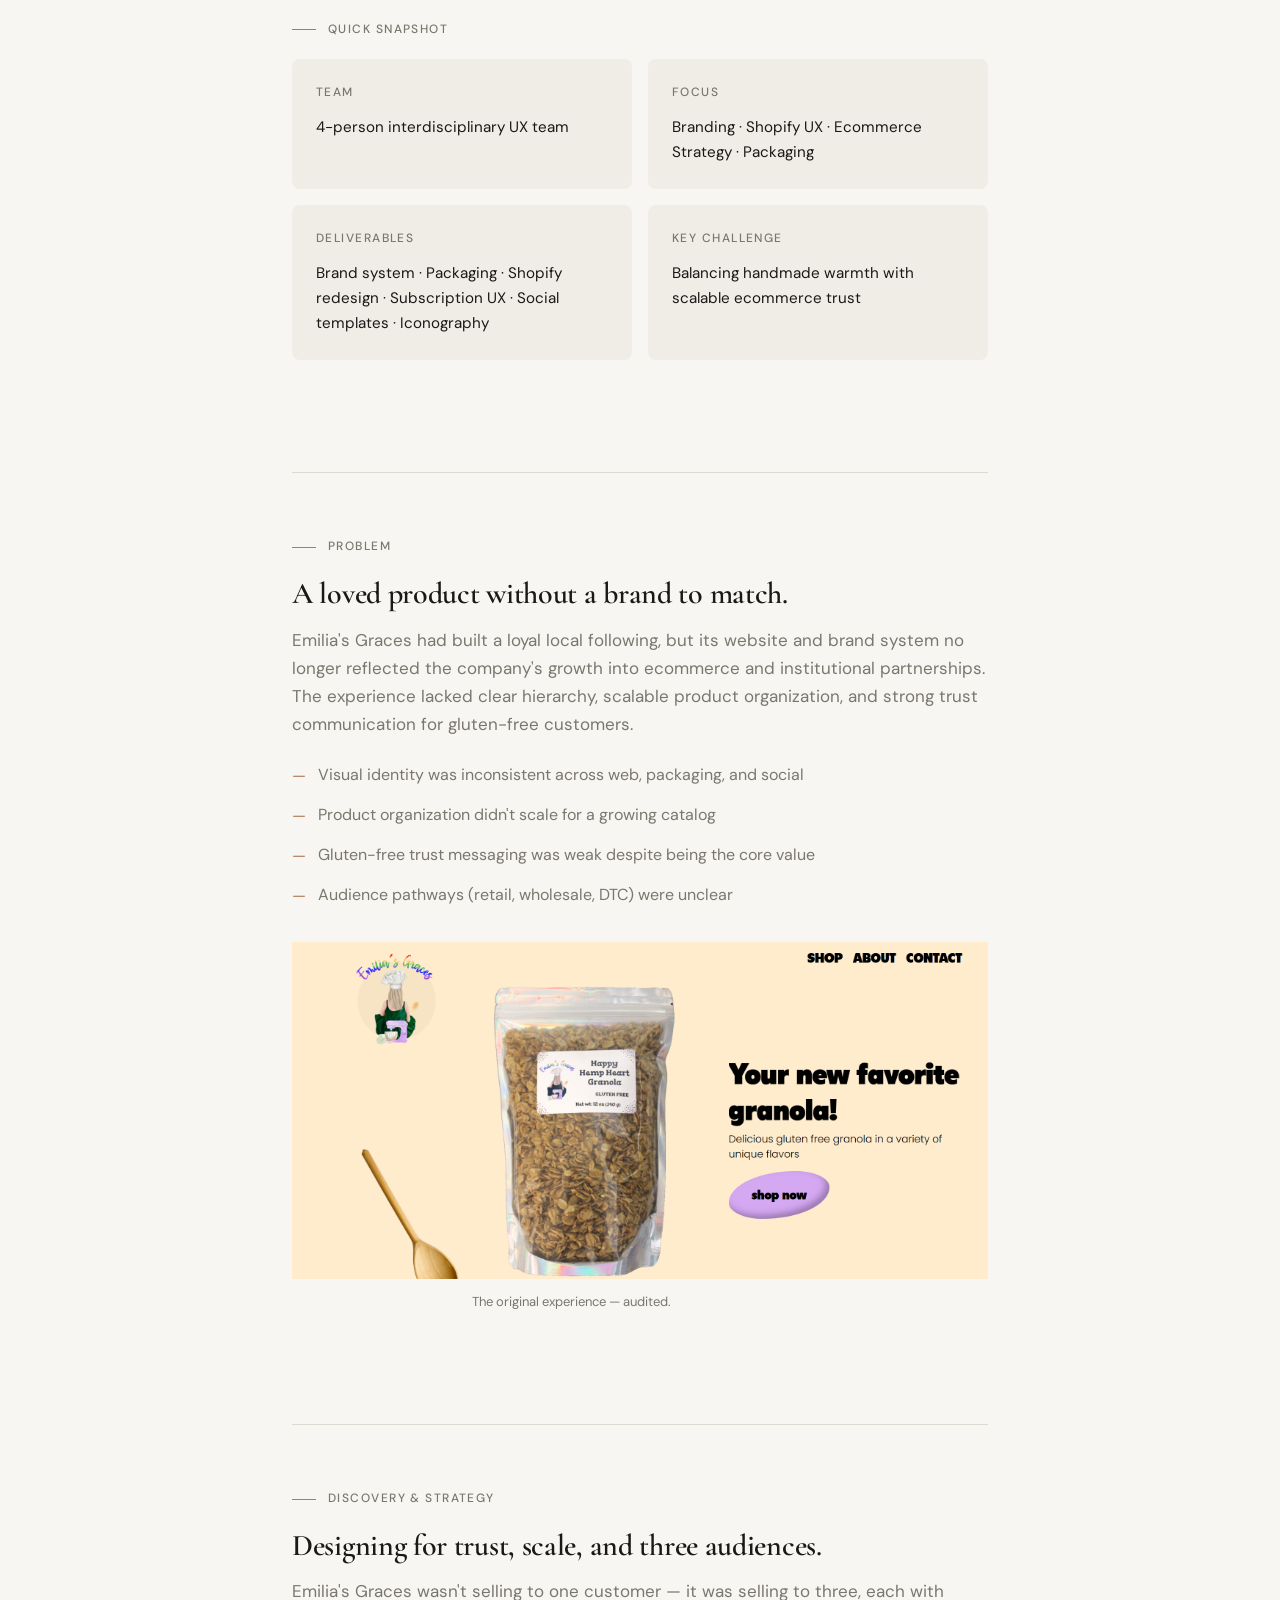
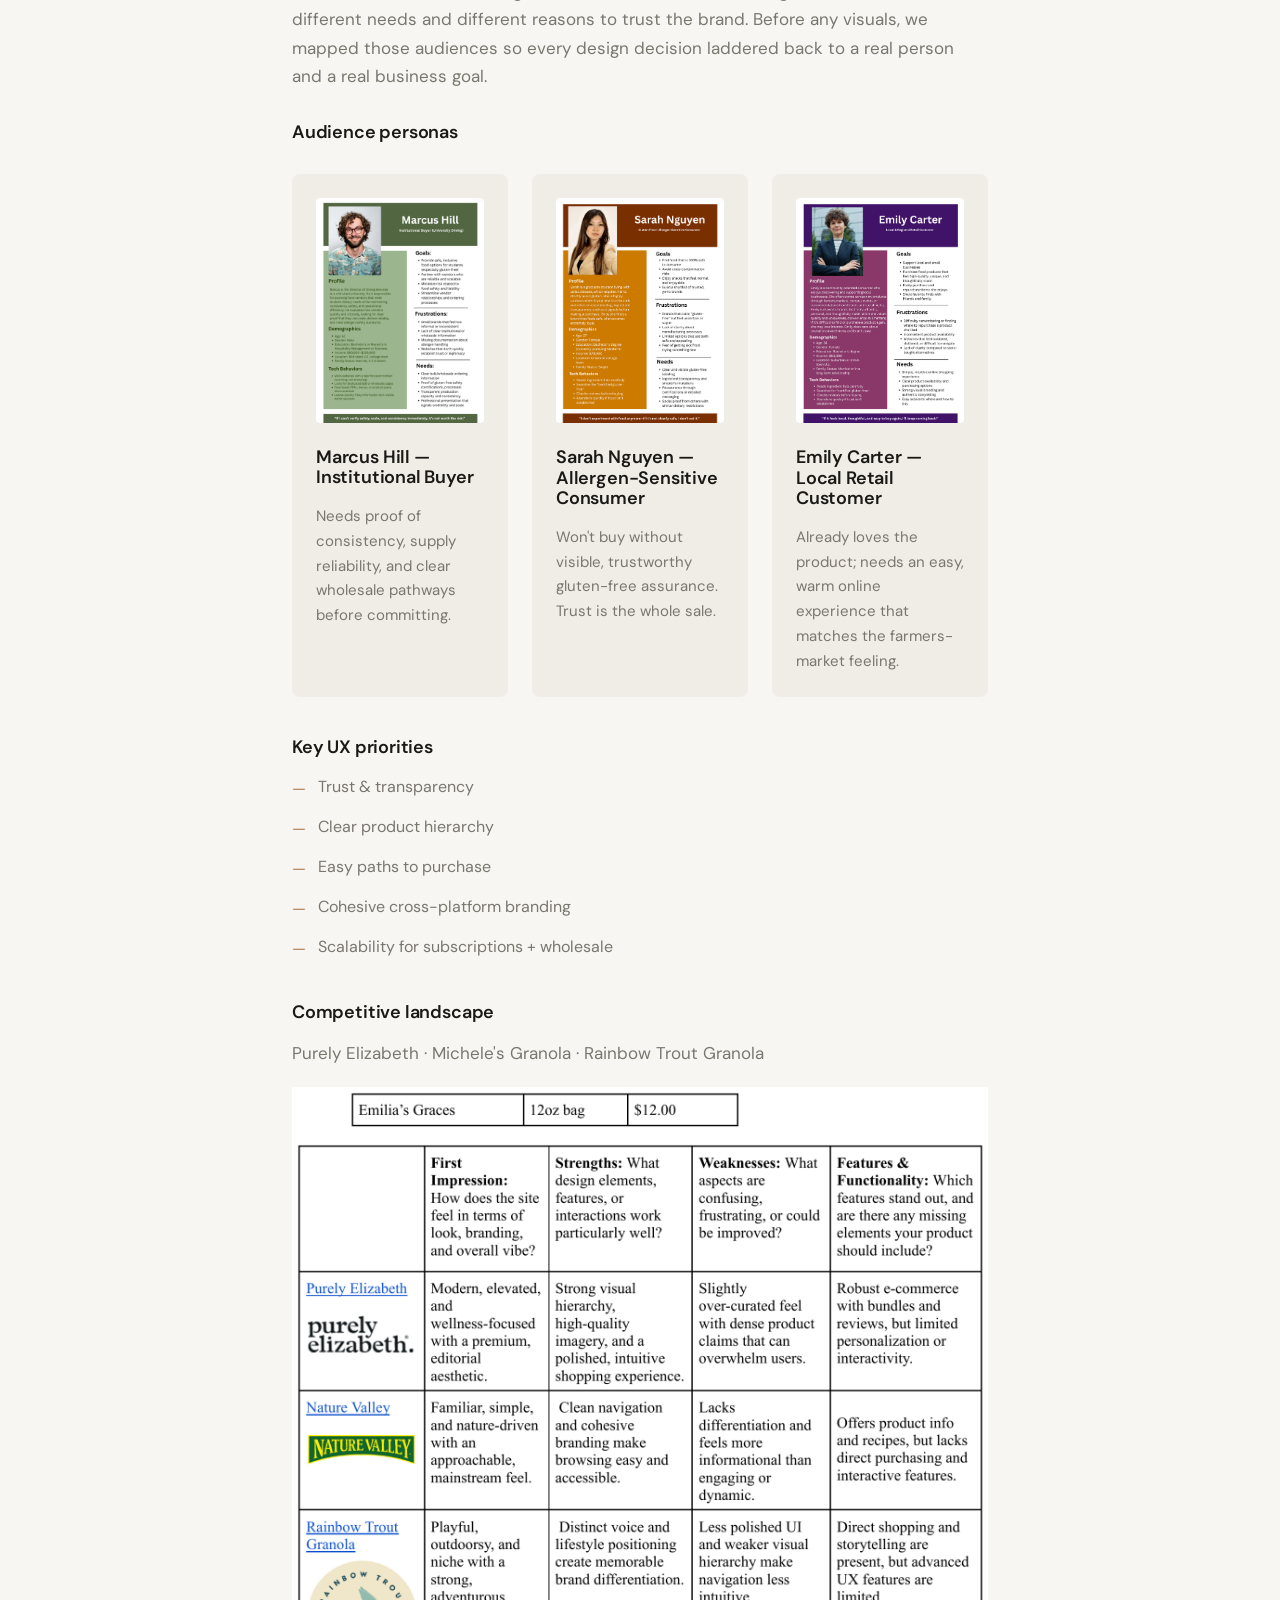
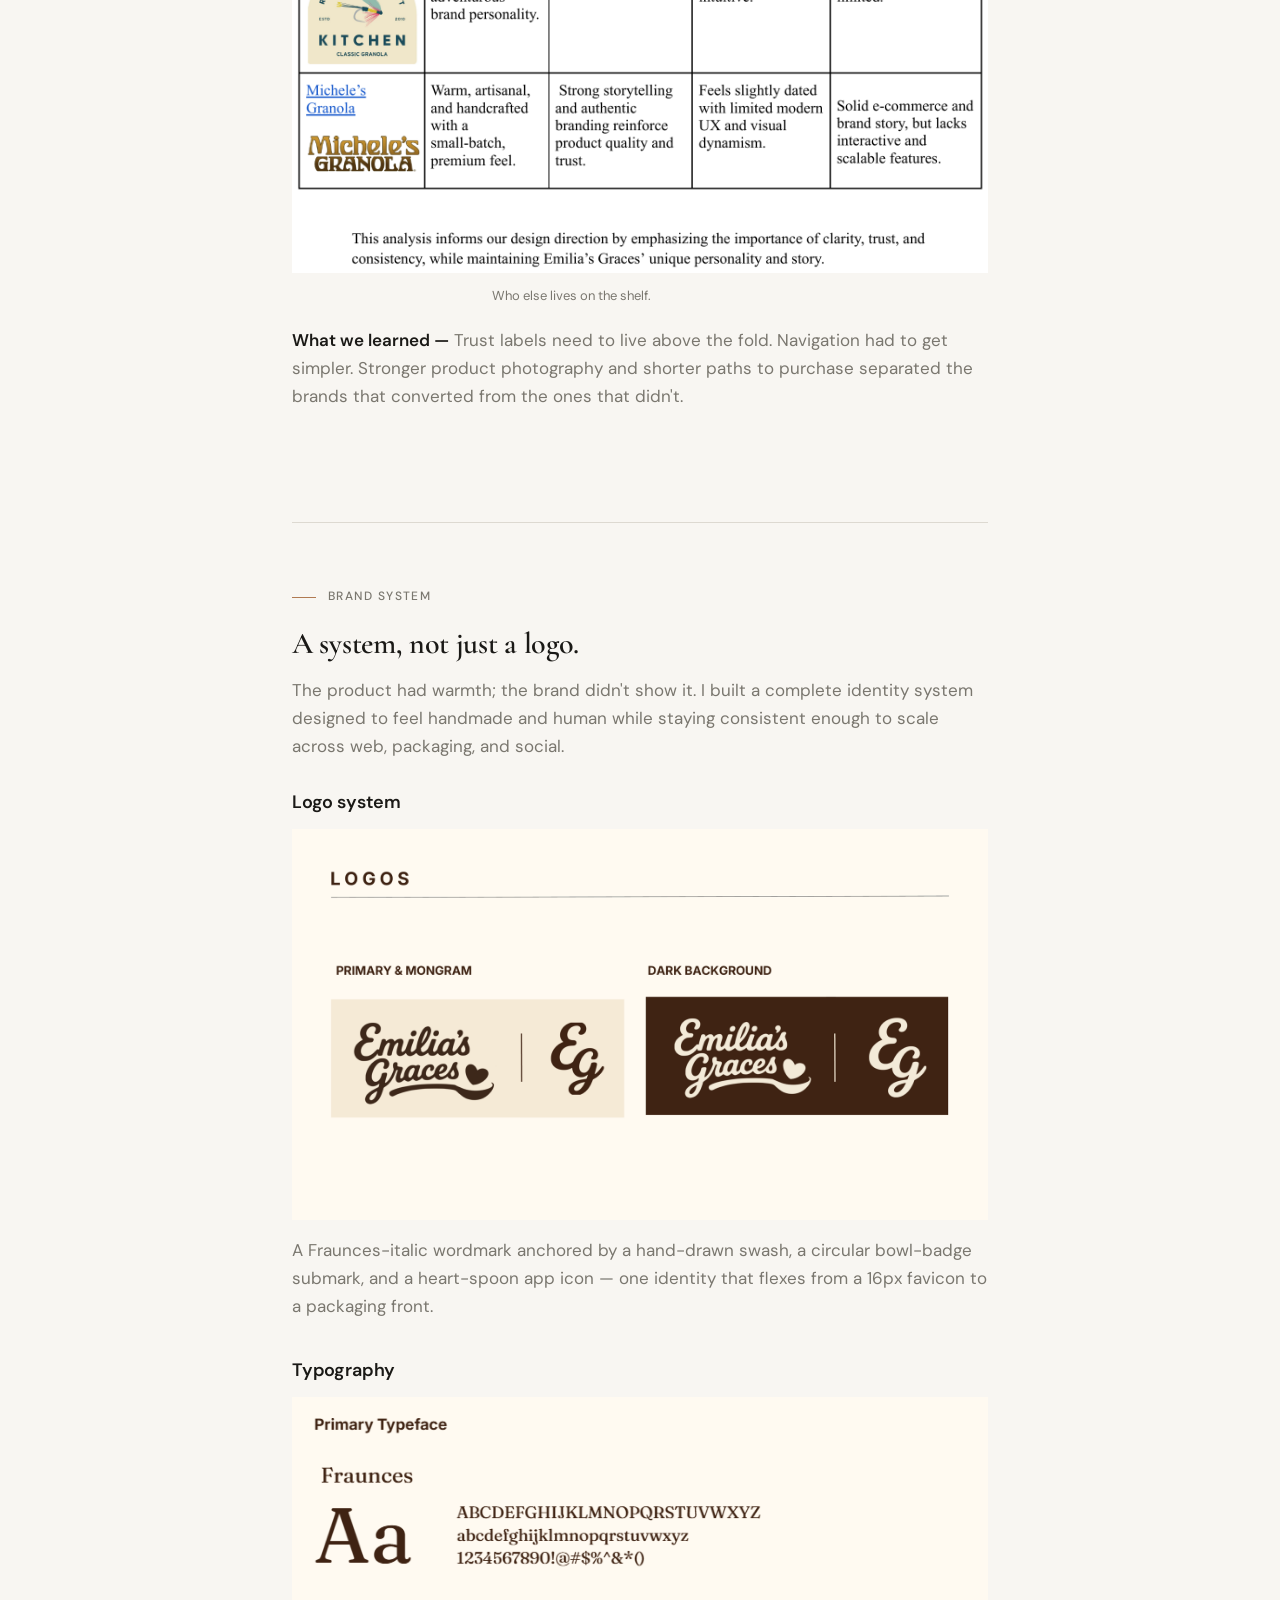
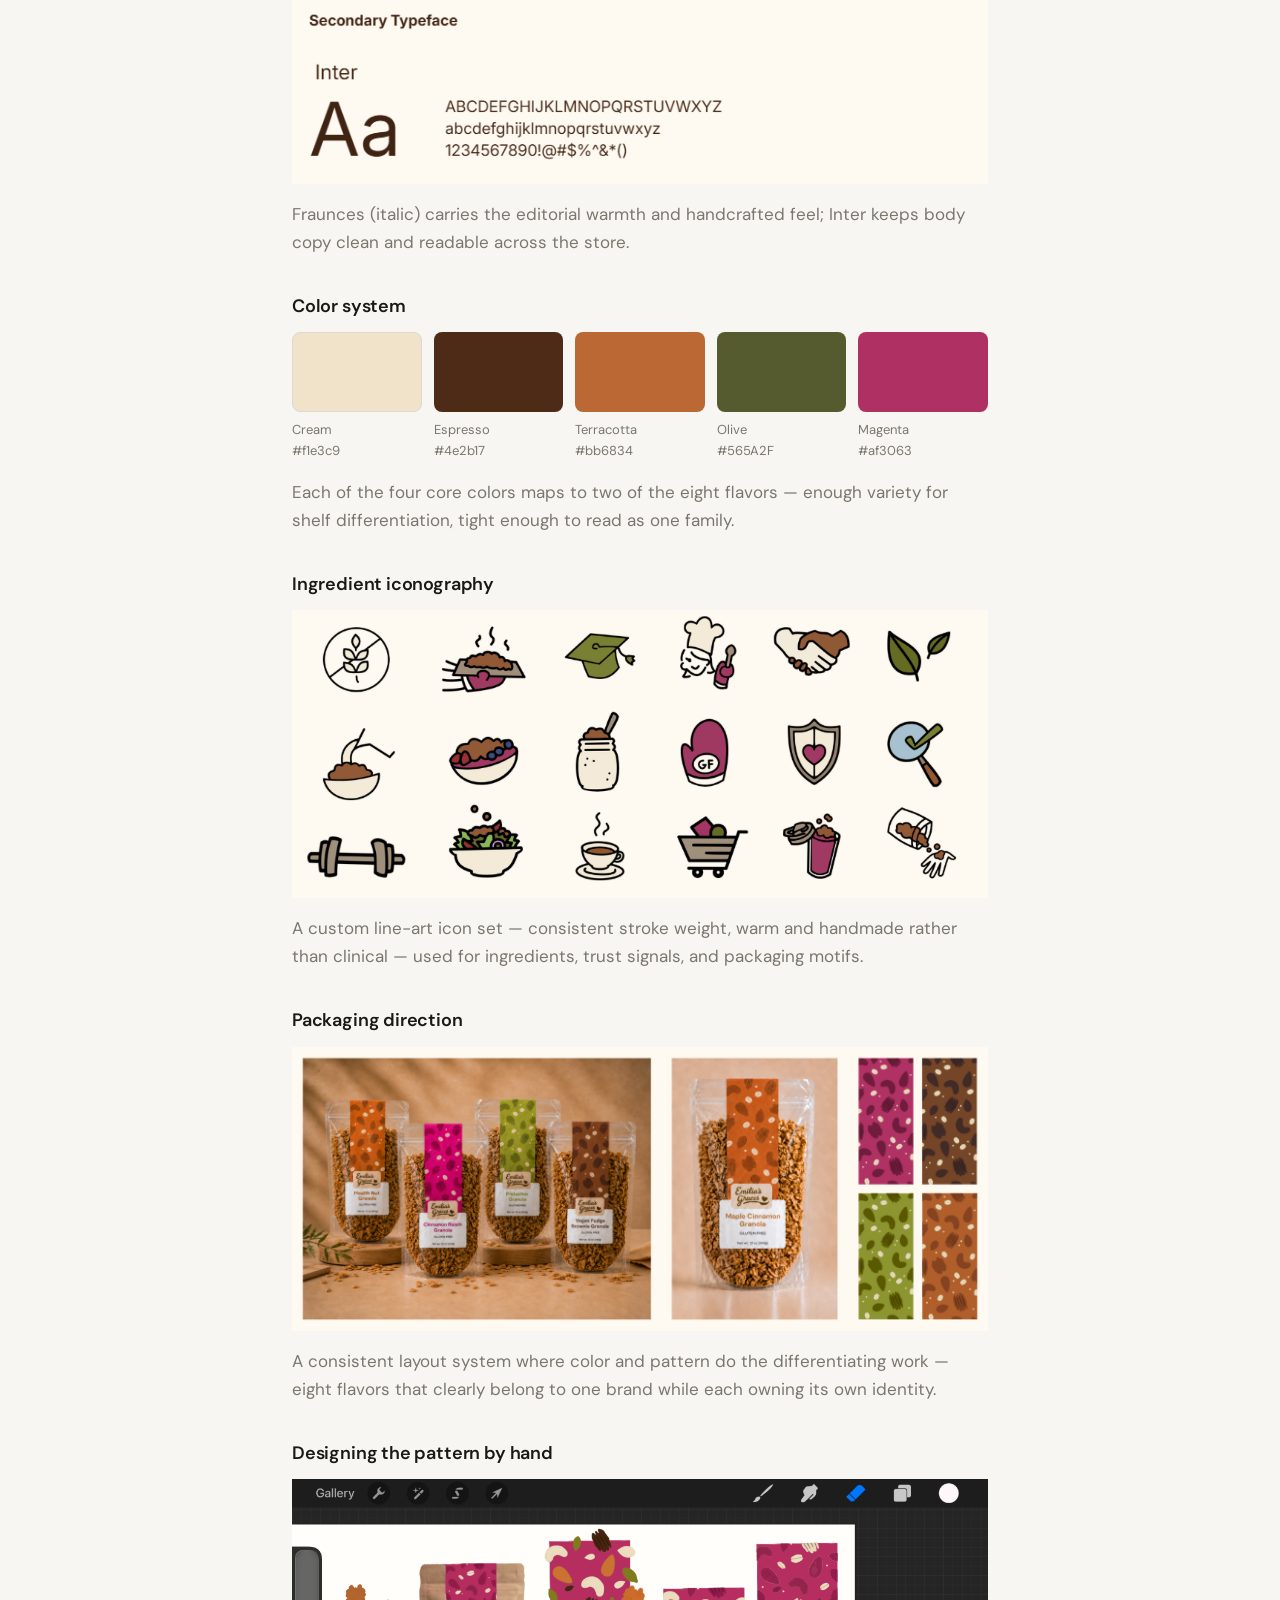
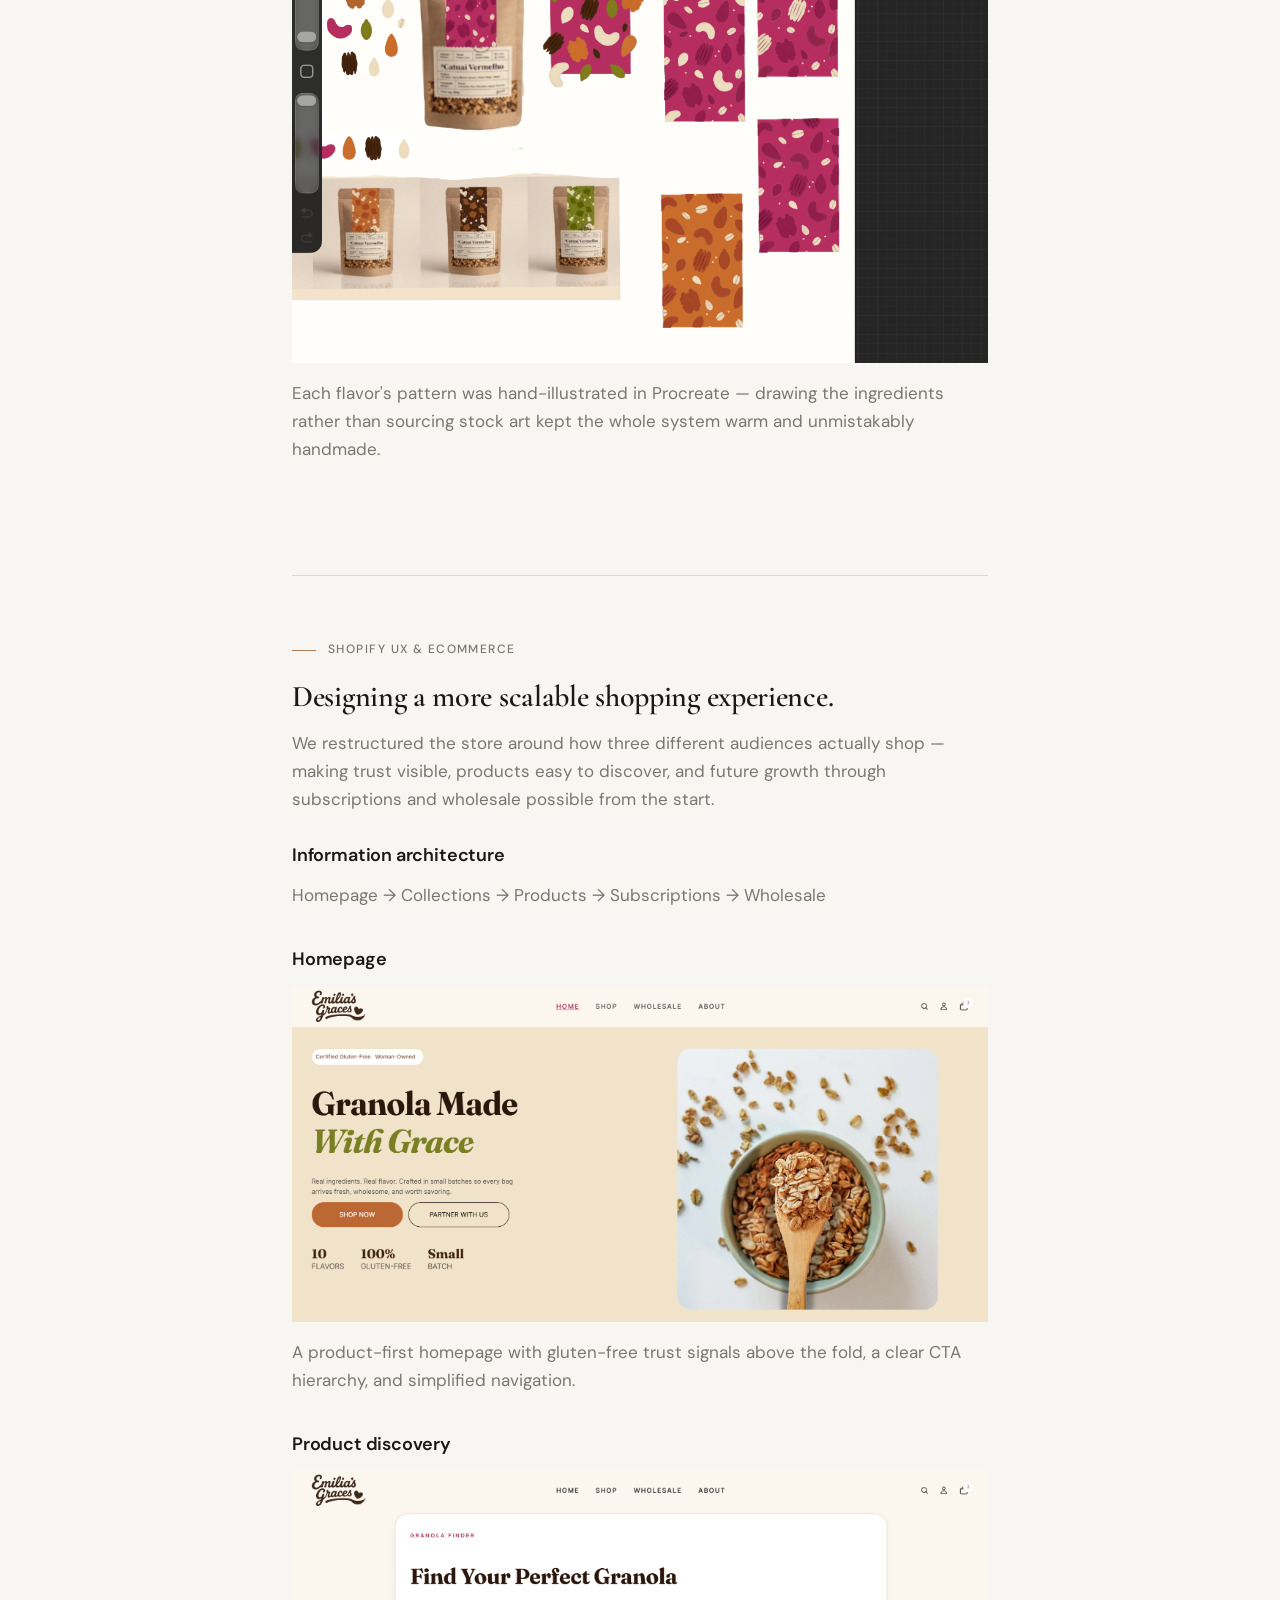
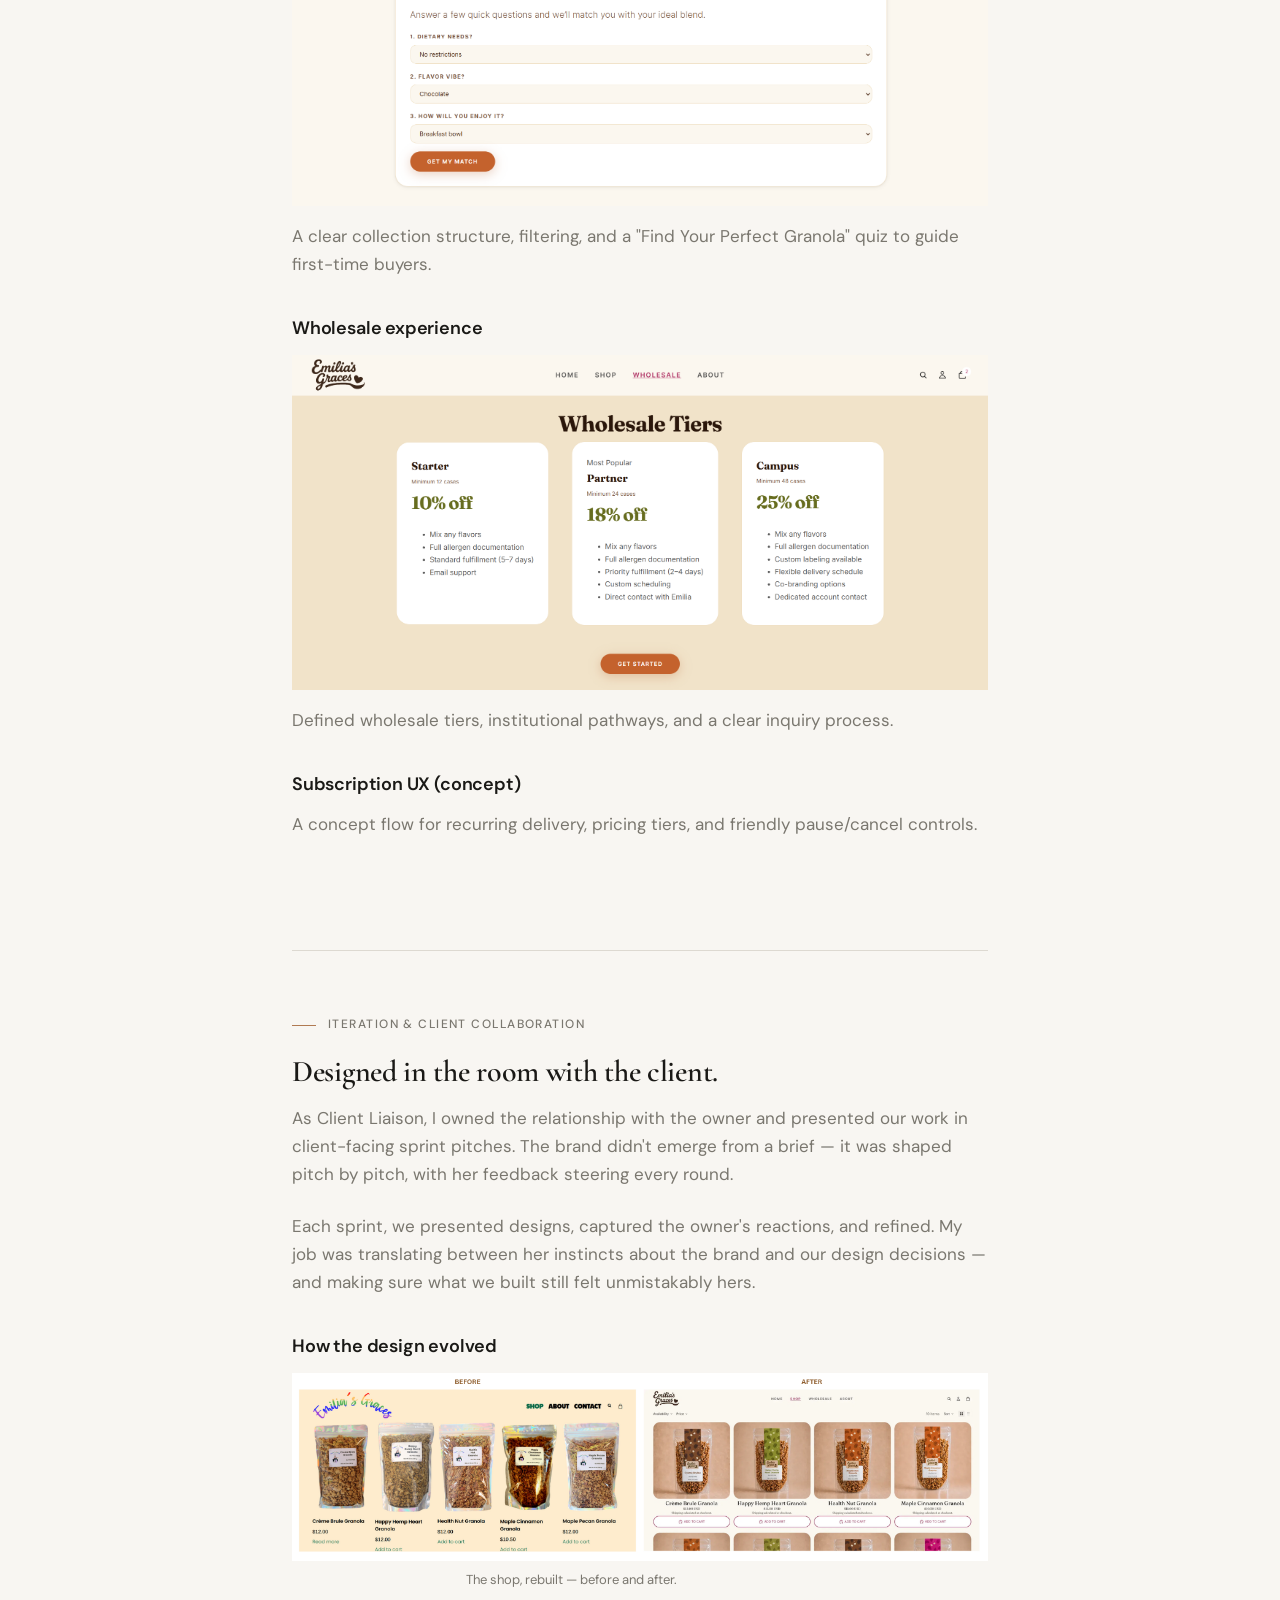
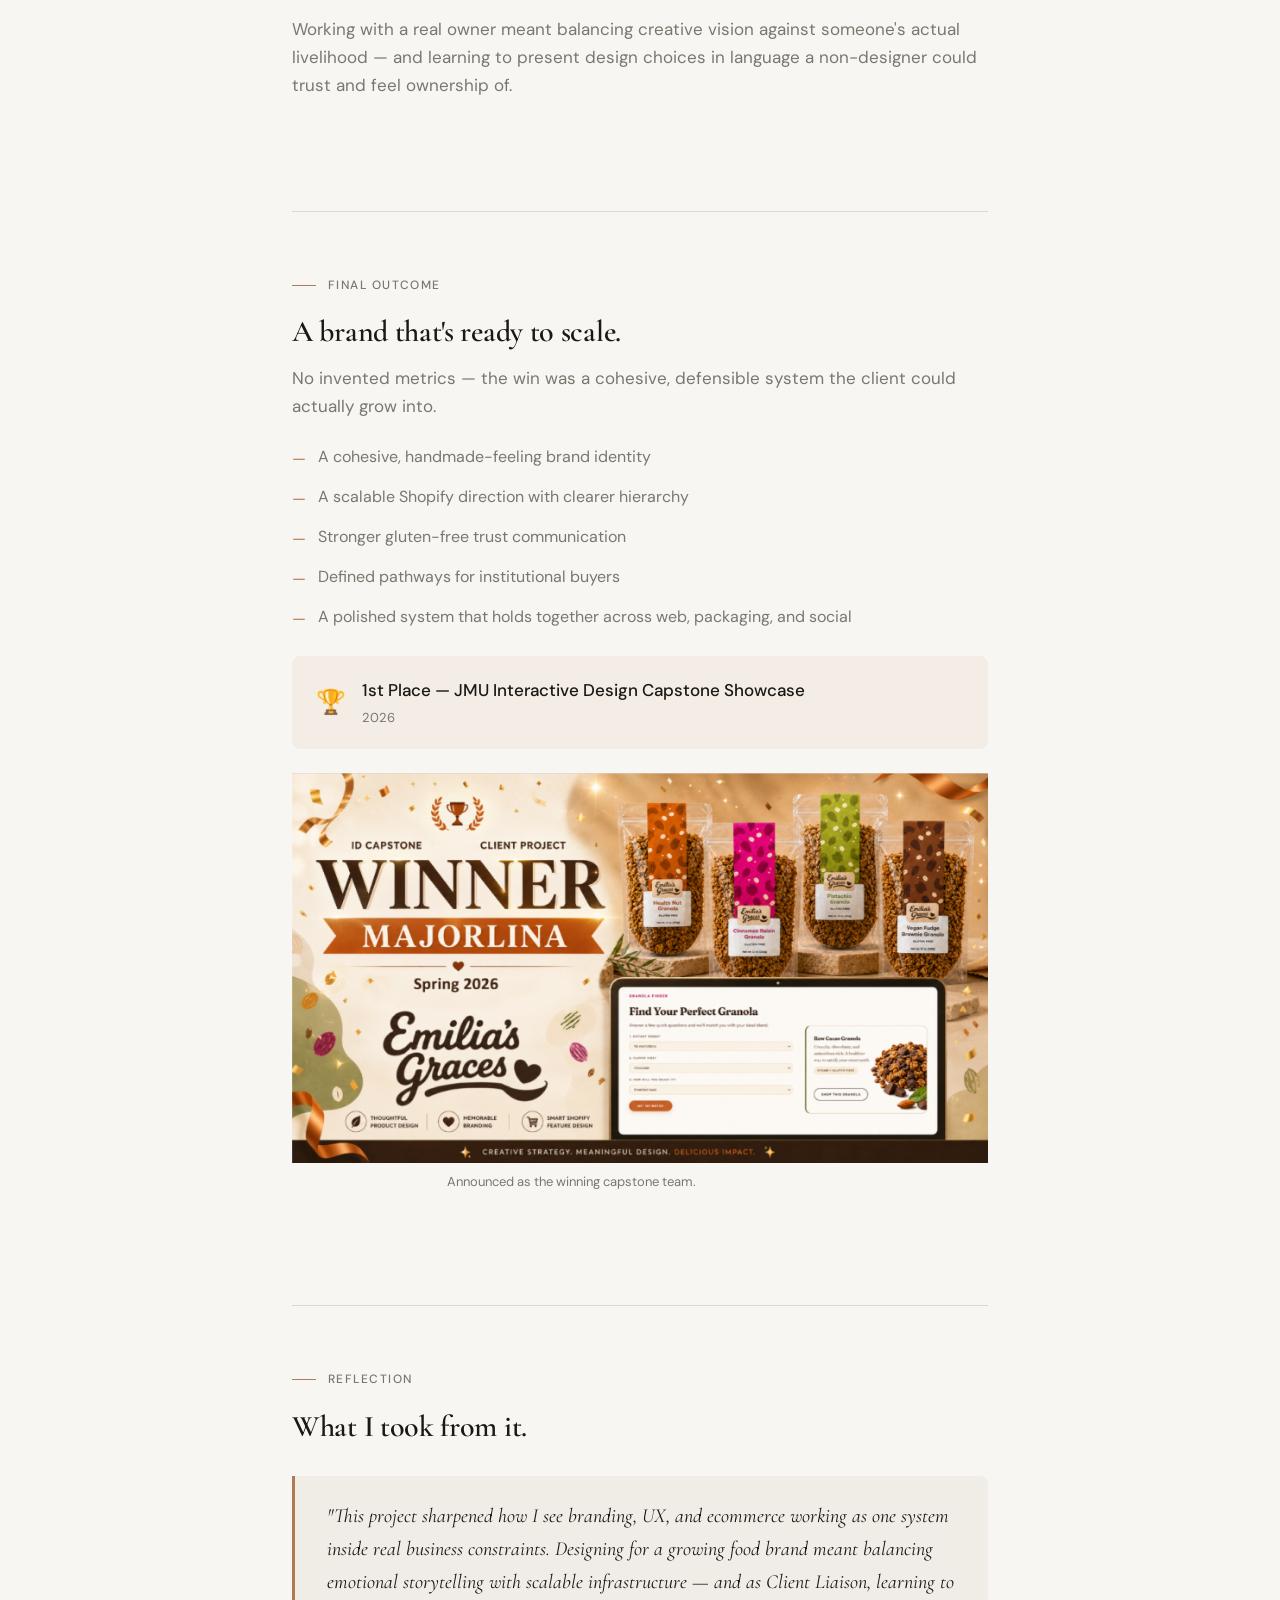
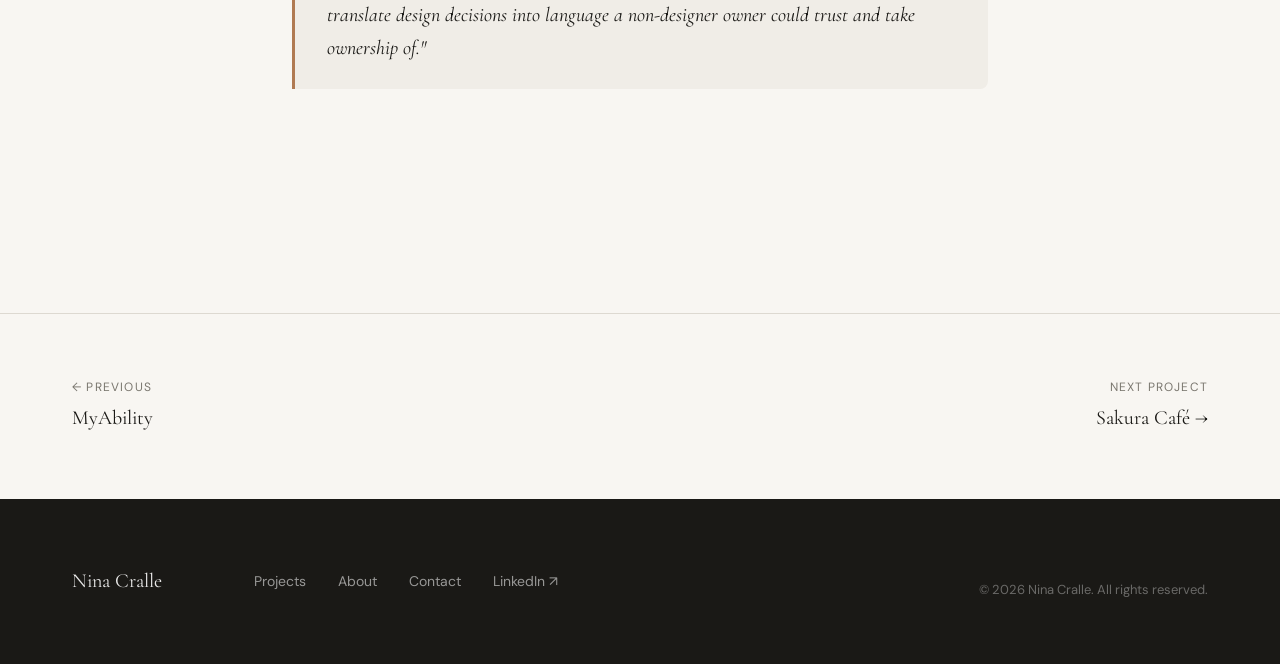
<file: projects/emilias-graces.html>
<!DOCTYPE html>
<html lang="en">
<head>
  <meta charset="UTF-8" />
  <meta name="viewport" content="width=device-width, initial-scale=1.0" />
  <meta name="description" content="Emilia's Graces — a brand & ecommerce redesign by Nina Cralle. Brand system, Shopify UX, and packaging for a gluten-free granola company. 1st Place, JMU Interactive Design Capstone." />
  <title>Emilia's Graces — Nina Cralle</title>

  <link rel="preconnect" href="https://fonts.googleapis.com" />
  <link rel="preconnect" href="https://fonts.gstatic.com" crossorigin />
  <link href="https://fonts.googleapis.com/css2?family=Fredericka+the+Great&family=Cormorant+Garamond:ital,wght@0,400;0,500;0,600;1,400;1,500&family=DM+Sans:wght@400;500;600&display=swap" rel="stylesheet" />
  <link rel="icon" type="image/png" href="/assets/images/logo/nc-monogram.svg" />
  <link rel="stylesheet" href="../css/styles.css" />
</head>
<body>

  <!-- NAVIGATION -->
  <nav class="nav" role="navigation" aria-label="Main navigation">
    <div class="nav__inner">
      <a href="../index.html" class="nav__logo">Nina Cralle</a>
      <ul class="nav__links" role="list">
        <li><a href="../projects.html" class="active">Projects</a></li>
        <li><a href="../about.html">About</a></li>
        <li><a href="../contact.html">Contact</a></li>
      </ul>
      <button class="nav__toggle" aria-label="Toggle menu" aria-expanded="false">
        <span></span><span></span><span></span>
      </button>
    </div>
  </nav>
  <div class="nav__mobile" aria-hidden="true">
    <a href="../projects.html">Projects</a>
    <a href="../about.html">About</a>
    <a href="../contact.html">Contact</a>
  </div>


  <!-- =====================================================
       PROJECT HERO
       ===================================================== -->
  <section class="project-hero">
    <div class="project-hero__inner">

      <a href="../projects.html" class="project-back">All projects</a>

      <div class="project-hero__meta" data-animate>
        <span class="project-meta-tag accent">Brand &amp; Ecommerce Design</span>
        <span class="project-meta-tag">·</span>
        <span class="project-meta-tag">2026</span>
        <span class="project-meta-tag">·</span>
        <span class="project-meta-tag">Brand System + Shopify</span>
        <span class="project-meta-tag">·</span>
        <span class="project-meta-tag">🏆 1st Place Capstone</span>
      </div>

      <h1 class="project-hero__title" data-animate data-delay="1">
        Emilia's Graces — Brand &amp; Ecommerce Redesign
      </h1>

      <p class="project-hero__subtitle" data-animate data-delay="2">
        Brand Identity • Shopify UX • Packaging • Ecommerce Strategy
      </p>

      <!-- Team / role meta line -->
      <p class="caption" data-animate data-delay="2" style="margin-top:-1rem; margin-bottom:1.5rem;">
        Team Majorlina · JMU SMAD 404 Capstone · Spring 2026 · Role: Graphic Designer + Client Liaison
      </p>

      <!-- Hero image -->
      <div class="project-hero__image" data-animate data-delay="3">
  <img
    src="../assets/images/projects/emilias-graces/eg-hero.png"
    alt="Emilia's Graces brand hero — packaging lineup, homepage, granola finder, and wholesale tiers."
    class="project-img project-img--full"
  />
        <p class="caption" style="margin-top:0.75rem; text-align:center;">The redesigned brand, end to end.</p>
      </div>

    </div>
  </section>


  <!-- =====================================================
       PROJECT CONTENT
       ===================================================== -->
  <main class="project-content">


    <!-- — OVERVIEW — -->
    <section class="project-section" data-animate>
      <div class="project-section__label">
        <span class="eyebrow">Overview</span>
      </div>
      <p class="wide dark">
        Emilia's Graces is a growing gluten-free granola company expanding from local farmers markets
        into regional retail and institutional partnerships. Our capstone team redesigned the brand's
        ecommerce experience, visual identity system, and Shopify architecture into a more scalable,
        trustworthy, and cohesive digital presence.
      </p>

      <!-- Outcome badges -->
      <ul class="problem-list" style="margin-top:1.5rem;">
        <li>🏆 1st Place — JMU Interactive Design Capstone</li>
        <li>Complete brand system</li>
        <li>Shopify implementation</li>
        <li>Subscription UX concepts</li>
      </ul>
    </section>

    <hr class="divider" />


    <!-- — QUICK SNAPSHOT — -->
    <section class="project-section" data-animate>
      <div class="project-section__label">
        <span class="eyebrow">Quick Snapshot</span>
      </div>

      <!-- 4-column band built from existing .stat-card styling -->
      <div style="display:grid; grid-template-columns:repeat(2,1fr); gap:1rem; margin-top:0.5rem;">
        <div class="stat-card" style="text-align:left;">
          <p class="eyebrow" style="margin-bottom:0.4rem;">Team</p>
          <p class="dark" style="max-width:none; font-size:0.95rem;">4-person interdisciplinary UX team</p>
        </div>
        <div class="stat-card" style="text-align:left;">
          <p class="eyebrow" style="margin-bottom:0.4rem;">Focus</p>
          <p class="dark" style="max-width:none; font-size:0.95rem;">Branding · Shopify UX · Ecommerce Strategy · Packaging</p>
        </div>
        <div class="stat-card" style="text-align:left;">
          <p class="eyebrow" style="margin-bottom:0.4rem;">Deliverables</p>
          <p class="dark" style="max-width:none; font-size:0.95rem;">Brand system · Packaging · Shopify redesign · Subscription UX · Social templates · Iconography</p>
        </div>
        <div class="stat-card" style="text-align:left;">
          <p class="eyebrow" style="margin-bottom:0.4rem;">Key challenge</p>
          <p class="dark" style="max-width:none; font-size:0.95rem;">Balancing handmade warmth with scalable ecommerce trust</p>
        </div>
      </div>
    </section>

    <hr class="divider" />


    <!-- — PROBLEM — -->
    <section class="project-section" data-animate>
      <div class="project-section__label">
        <span class="eyebrow">Problem</span>
      </div>
      <h2>A loved product without a brand to match.</h2>
      <p>
        Emilia's Graces had built a loyal local following, but its website and brand system no longer
        reflected the company's growth into ecommerce and institutional partnerships. The experience
        lacked clear hierarchy, scalable product organization, and strong trust communication for
        gluten-free customers.
      </p>

      <ul class="problem-list" style="margin-top:1.5rem;">
        <li>Visual identity was inconsistent across web, packaging, and social</li>
        <li>Product organization didn't scale for a growing catalog</li>
        <li>Gluten-free trust messaging was weak despite being the core value</li>
        <li>Audience pathways (retail, wholesale, DTC) were unclear</li>
      </ul>

      <!-- Experience audit visual (original site) -->
      <div style="margin-top:2rem;">
        <img
          src="../assets/images/projects/emilias-graces/experience-audit.png"
          alt="The original Emilia's Graces site, showing the inconsistent rainbow logo, holographic packaging, and unclear product hierarchy that the redesign addressed."
          class="project-img--full"
        />
        <p class="caption" style="margin-top:0.75rem; text-align:center;">The original experience — audited.</p>
      </div>
    </section>

    <hr class="divider" />


    <!-- — DISCOVERY & STRATEGY — -->
    <section class="project-section" data-animate>
      <div class="project-section__label">
        <span class="eyebrow">Discovery &amp; Strategy</span>
      </div>
      <h2>Designing for trust, scale, and three audiences.</h2>
      <p>
        Emilia's Graces wasn't selling to one customer — it was selling to three, each with different
        needs and different reasons to trust the brand. Before any visuals, we mapped those audiences
        so every design decision laddered back to a real person and a real business goal.
      </p>

      <!-- Personas -->
      <h4 style="margin-top:2rem; margin-bottom:1rem;">Audience personas</h4>
      <div class="solution-grid">

        <div class="solution-card">
          <div class="solution-card__img">
            <img src="../assets/images/projects/emilias-graces/persona-marcus.png" alt="Persona card for Marcus Hill, an institutional buyer who needs proof of consistency and clear wholesale pathways." class="project-img--full" />
          </div>
          <h4>Marcus Hill — Institutional Buyer</h4>
          <p>Needs proof of consistency, supply reliability, and clear wholesale pathways before committing.</p>
        </div>

        <div class="solution-card">
          <div class="solution-card__img">
            <img src="../assets/images/projects/emilias-graces/persona-sarah.png" alt="Persona card for Sarah Nguyen, an allergen-sensitive consumer who needs visible gluten-free assurance before purchasing." class="project-img--full" />
          </div>
          <h4>Sarah Nguyen — Allergen-Sensitive Consumer</h4>
          <p>Won't buy without visible, trustworthy gluten-free assurance. Trust is the whole sale.</p>
        </div>

        <div class="solution-card">
          <div class="solution-card__img">
            <img src="../assets/images/projects/emilias-graces/persona-emily.png" alt="Persona card for Emily Carter, a loyal local customer who wants a warm, easy online experience." class="project-img--full" />
          </div>
          <h4>Emily Carter — Local Retail Customer</h4>
          <p>Already loves the product; needs an easy, warm online experience that matches the farmers-market feeling.</p>
        </div>

      </div>

      <!-- UX priorities -->
      <h4 style="margin-top:2.5rem; margin-bottom:1rem;">Key UX priorities</h4>
      <ul class="problem-list">
        <li>Trust &amp; transparency</li>
        <li>Clear product hierarchy</li>
        <li>Easy paths to purchase</li>
        <li>Cohesive cross-platform branding</li>
        <li>Scalability for subscriptions + wholesale</li>
      </ul>

      <!-- Competitive landscape -->
      <h4 style="margin-top:2.5rem; margin-bottom:1rem;">Competitive landscape</h4>
      <p>Purely Elizabeth · Michele's Granola · Rainbow Trout Granola</p>
      <div style="margin-top:1.25rem;">
        <img src="../assets/images/projects/emilias-graces/competitor-grid.png" alt="Competitive analysis comparing granola brands on first impression, strengths, weaknesses, and features." class="project-img--full" />
        <p class="caption" style="margin-top:0.75rem; text-align:center;">Who else lives on the shelf.</p>
      </div>
      <p style="margin-top:1.25rem;">
        <strong>What we learned —</strong> Trust labels need to live above the fold. Navigation had to get
        simpler. Stronger product photography and shorter paths to purchase separated the brands that
        converted from the ones that didn't.
      </p>
    </section>

    <hr class="divider" />


    <!-- — BRAND SYSTEM — -->
    <section class="project-section" data-animate>
      <div class="project-section__label">
        <span class="eyebrow">Brand System</span>
      </div>
      <h2>A system, not just a logo.</h2>
      <p>
        The product had warmth; the brand didn't show it. I built a complete identity system designed
        to feel handmade and human while staying consistent enough to scale across web, packaging, and social.
      </p>

      <!-- Logo -->
      <h4 style="margin-top:2rem; margin-bottom:1rem;">Logo system</h4>
      <img src="../assets/images/projects/emilias-graces/logo-system.png" alt="Emilia's Graces logo system: Fraunces-italic wordmark with hand-drawn swash and EG monogram, shown on light and dark backgrounds." class="project-img--full" />
      <p style="margin-top:1rem;">
        A Fraunces-italic wordmark anchored by a hand-drawn swash, a circular bowl-badge submark, and a
        heart-spoon app icon — one identity that flexes from a 16px favicon to a packaging front.
      </p>

      <!-- Typography -->
      <h4 style="margin-top:2.5rem; margin-bottom:1rem;">Typography</h4>
      <img src="../assets/images/projects/emilias-graces/type-specimen.png" alt="Type specimen pairing Fraunces italic headlines with Inter body text." class="project-img--full" />
      <p style="margin-top:1rem;">
        Fraunces (italic) carries the editorial warmth and handcrafted feel; Inter keeps body copy clean
        and readable across the store.
      </p>

      <!-- Color — live swatches (no image needed) -->
      <h4 style="margin-top:2.5rem; margin-bottom:1rem;">Color system</h4>
      <div style="display:grid; grid-template-columns:repeat(5,1fr); gap:0.75rem; margin-bottom:1rem;">
        <div>
          <div style="height:80px; border-radius:var(--radius-md); background:#f1e3c9; border:1px solid var(--color-border);"></div>
          <p class="caption" style="margin-top:0.4rem;">Cream<br>#f1e3c9</p>
        </div>
        <div>
          <div style="height:80px; border-radius:var(--radius-md); background:#4e2b17;"></div>
          <p class="caption" style="margin-top:0.4rem;">Espresso<br>#4e2b17</p>
        </div>
        <div>
          <div style="height:80px; border-radius:var(--radius-md); background:#bb6834;"></div>
          <p class="caption" style="margin-top:0.4rem;">Terracotta<br>#bb6834</p>
        </div>
        <div>
          <div style="height:80px; border-radius:var(--radius-md); background:#565A2F;"></div>
          <p class="caption" style="margin-top:0.4rem;">Olive<br>#565A2F</p>
        </div>
        <div>
          <div style="height:80px; border-radius:var(--radius-md); background:#af3063;"></div>
          <p class="caption" style="margin-top:0.4rem;">Magenta<br>#af3063</p>
        </div>
      </div>
      <p>
        Each of the four core colors maps to two of the eight flavors — enough variety for shelf
        differentiation, tight enough to read as one family.
      </p>

      <!-- Iconography -->
      <h4 style="margin-top:2.5rem; margin-bottom:1rem;">Ingredient iconography</h4>
      <img src="../assets/images/projects/emilias-graces/icon-set.png" alt="Custom line-art icon set of ingredients and packaging motifs with consistent stroke weight." class="project-img--full" />
      <p style="margin-top:1rem;">
        A custom line-art icon set — consistent stroke weight, warm and handmade rather than clinical —
        used for ingredients, trust signals, and packaging motifs.
      </p>

      <!-- Packaging -->
      <h4 style="margin-top:2.5rem; margin-bottom:1rem;">Packaging direction</h4>
      <img src="../assets/images/projects/emilias-graces/packaging-mockups.png" alt="Granola packages shown together, differentiated by color and pattern within one consistent layout." class="project-img--full" />
      <p style="margin-top:1rem;">
        A consistent layout system where color and pattern do the differentiating work — eight flavors
        that clearly belong to one brand while each owning its own identity.
      </p>

      <!-- Pattern craft -->
      <h4 style="margin-top:2.5rem; margin-bottom:1rem;">Designing the pattern by hand</h4>
      <img src="../assets/images/projects/emilias-graces/pattern-craft.PNG" alt="Hand-drawn granola-ingredient patterns painted in Procreate that became the packaging motifs." class="project-img--full" />
      <p style="margin-top:1rem;">
        Each flavor's pattern was hand-illustrated in Procreate — drawing the ingredients rather than
        sourcing stock art kept the whole system warm and unmistakably handmade.
      </p>
    </section>

    <hr class="divider" />


    <!-- — SHOPIFY UX & ECOMMERCE — -->
    <section class="project-section" data-animate>
      <div class="project-section__label">
        <span class="eyebrow">Shopify UX &amp; Ecommerce</span>
      </div>
      <h2>Designing a more scalable shopping experience.</h2>
      <p>
        We restructured the store around how three different audiences actually shop — making trust
        visible, products easy to discover, and future growth through subscriptions and wholesale
        possible from the start.
      </p>

      <!-- IA (text only) -->
      <h4 style="margin-top:2rem; margin-bottom:1rem;">Information architecture</h4>
      <p>Homepage → Collections → Products → Subscriptions → Wholesale</p>

      <!-- Homepage -->
      <h4 style="margin-top:2.5rem; margin-bottom:1rem;">Homepage</h4>
      <img src="../assets/images/projects/emilias-graces/homepage-mockup.png" alt="Redesigned homepage with gluten-free and woman-owned trust signals above the fold and a product-first layout." class="project-img--full" />
      <p style="margin-top:1rem;">
        A product-first homepage with gluten-free trust signals above the fold, a clear CTA hierarchy,
        and simplified navigation.
      </p>

      <!-- Product discovery -->
      <h4 style="margin-top:2.5rem; margin-bottom:1rem;">Product discovery</h4>
      <img src="../assets/images/projects/emilias-graces/product-discovery.png" alt="The Find Your Perfect Granola quiz that guides first-time buyers to a match." class="project-img--full" />
      <p style="margin-top:1rem;">
        A clear collection structure, filtering, and a "Find Your Perfect Granola" quiz to guide first-time buyers.
      </p>

      <!-- Wholesale -->
      <h4 style="margin-top:2.5rem; margin-bottom:1rem;">Wholesale experience</h4>
      <img src="../assets/images/projects/emilias-graces/wholesale.png" alt="Wholesale tiers page with Starter, Partner, and Campus pricing and a clear inquiry pathway." class="project-img--full" />
      <p style="margin-top:1rem;">
        Defined wholesale tiers, institutional pathways, and a clear inquiry process.
      </p>

      <!-- Subscription (concept, text) -->
      <h4 style="margin-top:2.5rem; margin-bottom:1rem;">Subscription UX (concept)</h4>
      <p>A concept flow for recurring delivery, pricing tiers, and friendly pause/cancel controls.</p>
    </section>

    <hr class="divider" />


    <!-- — ITERATION & CLIENT COLLABORATION — -->
    <section class="project-section" data-animate>
      <div class="project-section__label">
        <span class="eyebrow">Iteration &amp; Client Collaboration</span>
      </div>
      <h2>Designed in the room with the client.</h2>
      <p>
        As Client Liaison, I owned the relationship with the owner and presented our work in client-facing
        sprint pitches. The brand didn't emerge from a brief — it was shaped pitch by pitch, with her
        feedback steering every round.
      </p>

      <p style="margin-top:1.5rem;">
        Each sprint, we presented designs, captured the owner's reactions, and refined. My job was
        translating between her instincts about the brand and our design decisions — and making sure
        what we built still felt unmistakably hers.
      </p>

      <!-- Shop before / after (the clearest transformation) -->
      <h4 style="margin-top:2.5rem; margin-bottom:1rem;">How the design evolved</h4>
      <img src="../assets/images/projects/emilias-graces/ba-shop.png" alt="The old Emilia's Graces shop page beside the redesigned product grid, showing the jump in hierarchy, photography, and trust." class="project-img--full" />
      <p class="caption" style="margin-top:0.5rem; text-align:center;">The shop, rebuilt — before and after.</p>

      <p style="margin-top:1.5rem;">
        Working with a real owner meant balancing creative vision against someone's actual livelihood —
        and learning to present design choices in language a non-designer could trust and feel ownership of.
      </p>
    </section>

    <hr class="divider" />


    <!-- — FINAL OUTCOME — -->
    <section class="project-section" data-animate>
      <div class="project-section__label">
        <span class="eyebrow">Final Outcome</span>
      </div>
      <h2>A brand that's ready to scale.</h2>
      <p>No invented metrics — the win was a cohesive, defensible system the client could actually grow into.</p>

      <ul class="problem-list" style="margin-top:1.5rem;">
        <li>A cohesive, handmade-feeling brand identity</li>
        <li>A scalable Shopify direction with clearer hierarchy</li>
        <li>Stronger gluten-free trust communication</li>
        <li>Defined pathways for institutional buyers</li>
        <li>A polished system that holds together across web, packaging, and social</li>
      </ul>

      <!-- Award callout -->
      <div style="margin-top:1.5rem; padding:1.25rem 1.5rem; background:rgba(176,122,82,0.08); border-radius:var(--radius-md); display:flex; align-items:center; gap:1rem;">
        <span style="font-size:1.5rem;">🏆</span>
        <div>
          <p class="dark" style="font-weight:500; max-width:none;">1st Place — JMU Interactive Design Capstone Showcase</p>
          <p class="caption" style="margin-top:0.2rem;">2026</p>
        </div>
      </div>

      <!-- Winner announcement poster -->
      <div style="margin-top:1.5rem;">
        <img src="../assets/images/projects/emilias-graces/winner-poster.png" alt="Capstone showcase winner announcement featuring Team Majorlina and the Emilia's Graces redesign." class="project-img--full" />
        <p class="caption" style="margin-top:0.5rem; text-align:center;">Announced as the winning capstone team.</p>
      </div>
    </section>

    <hr class="divider" />


    <!-- — REFLECTION — -->
    <section class="project-section" data-animate>
      <div class="project-section__label">
        <span class="eyebrow">Reflection</span>
      </div>
      <h2>What I took from it.</h2>

      <div class="reflection-block">
        <p>
          "This project sharpened how I see branding, UX, and ecommerce working as one system inside real
          business constraints. Designing for a growing food brand meant balancing emotional storytelling
          with scalable infrastructure — and as Client Liaison, learning to translate design decisions into
          language a non-designer owner could trust and take ownership of."
        </p>
      </div>
    </section>


  </main>


  <!-- =====================================================
       PROJECT NAVIGATION (prev / next)
       ===================================================== -->
  <nav class="project-nav" aria-label="Project navigation">
    <div class="project-nav__inner">
      <a href="myability.html" class="project-nav__link">
        <span class="project-nav__label">← Previous</span>
        <span class="project-nav__title">MyAbility</span>
      </a>
      <a href="sakura.html" class="project-nav__link project-nav__link--next">
        <span class="project-nav__label">Next project</span>
        <span class="project-nav__title">Sakura Café →</span>
      </a>
    </div>
  </nav>


  <!-- FOOTER -->
  <footer class="footer">
    <div class="footer__inner">
      <span class="footer__name">Nina Cralle</span>
      <nav class="footer__links" aria-label="Footer navigation">
        <a href="../projects.html">Projects</a>
        <a href="../about.html">About</a>
        <a href="../contact.html">Contact</a>
        <a href="https://www.linkedin.com/in/nina-cralle" target="_blank" rel="noopener">LinkedIn ↗</a>
      </nav>
      <p class="footer__copy">© 2026 Nina Cralle. All rights reserved.</p>
    </div>
  </footer>

  <script src="../js/script.js"></script>
</body>
</html>
</file>
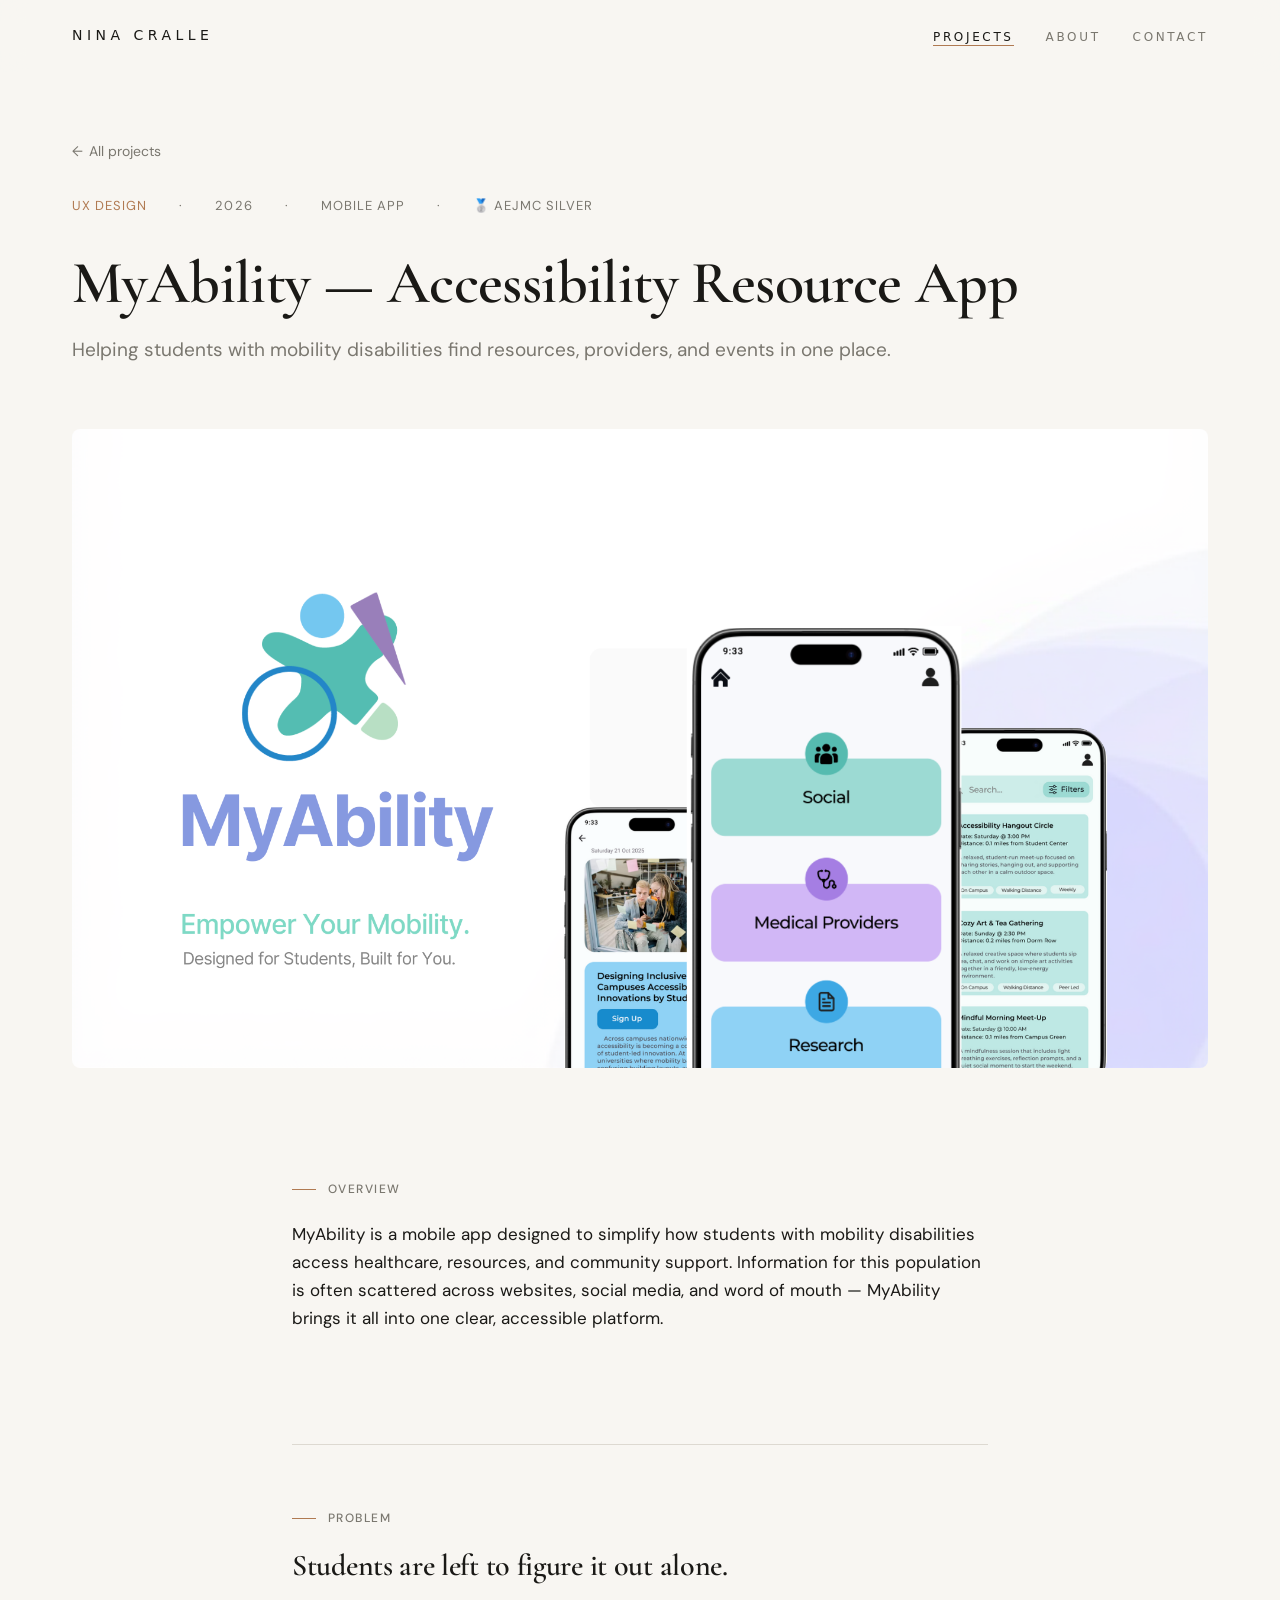
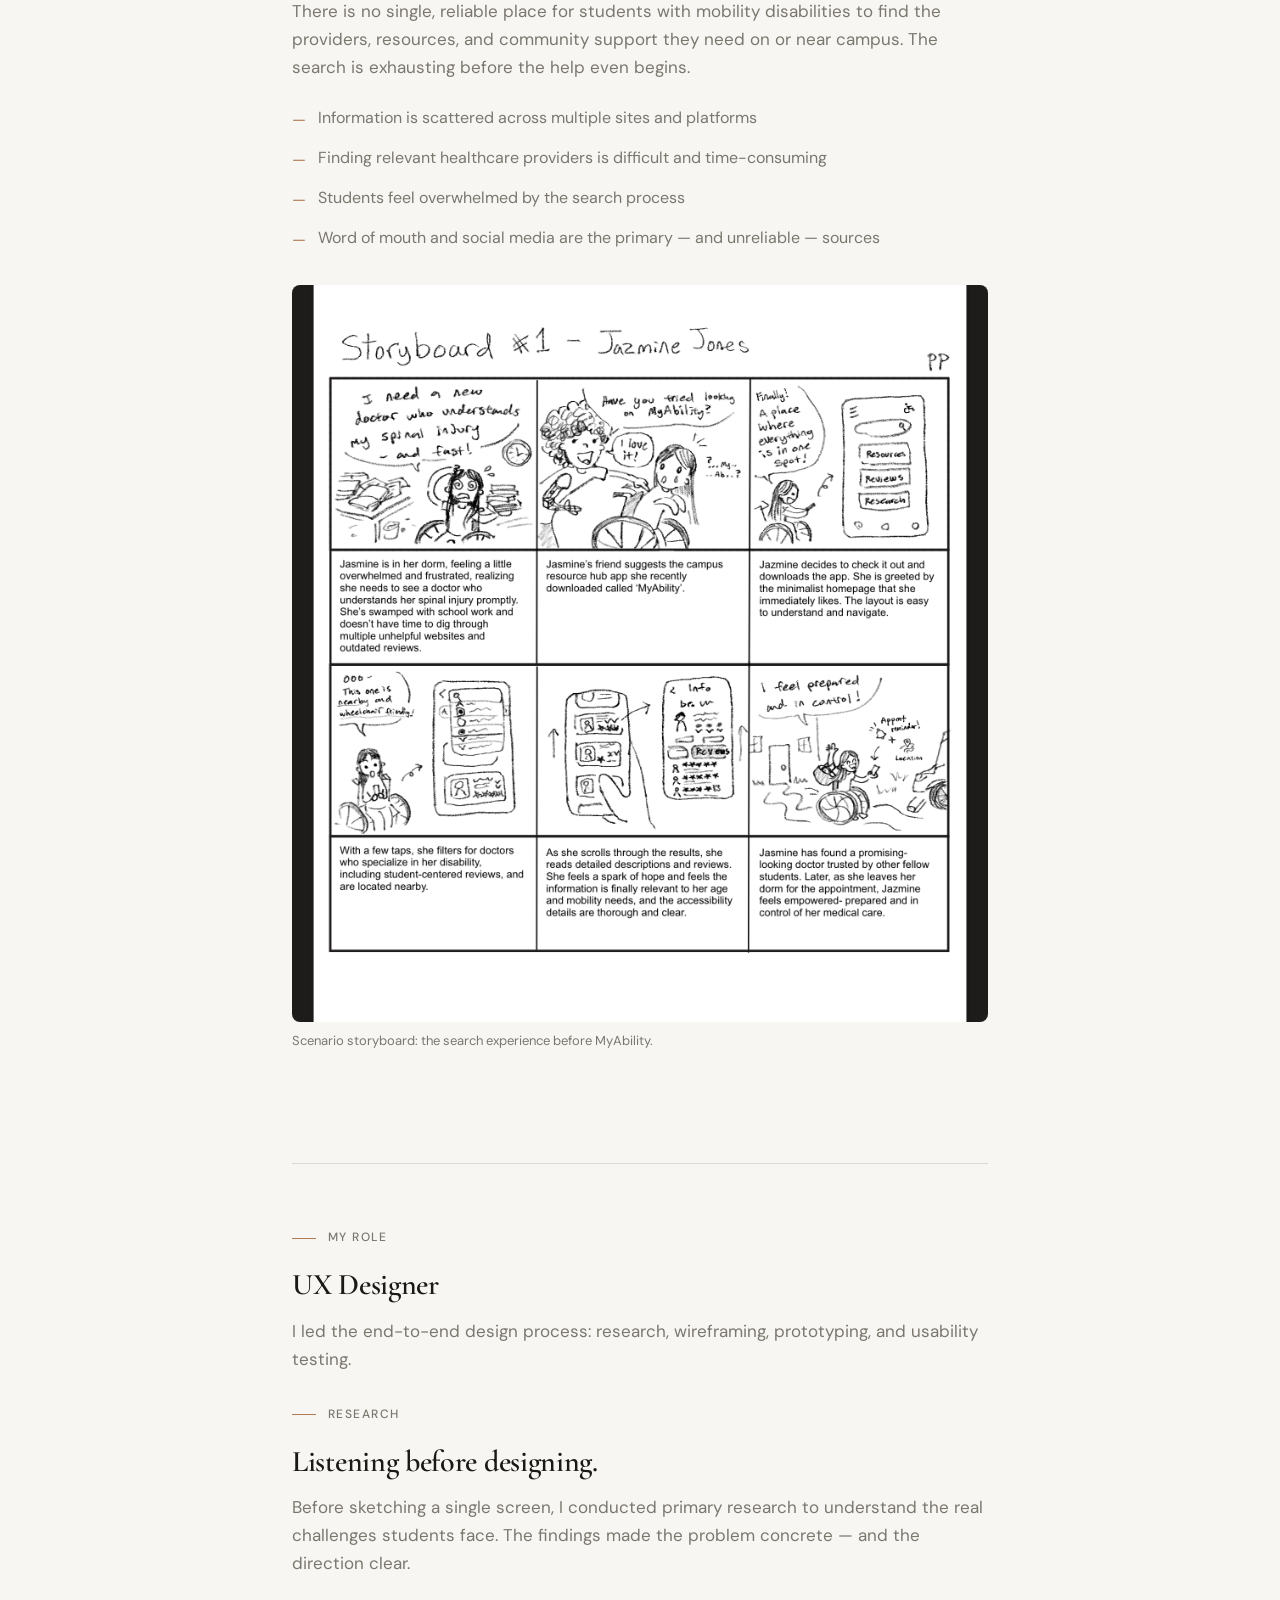
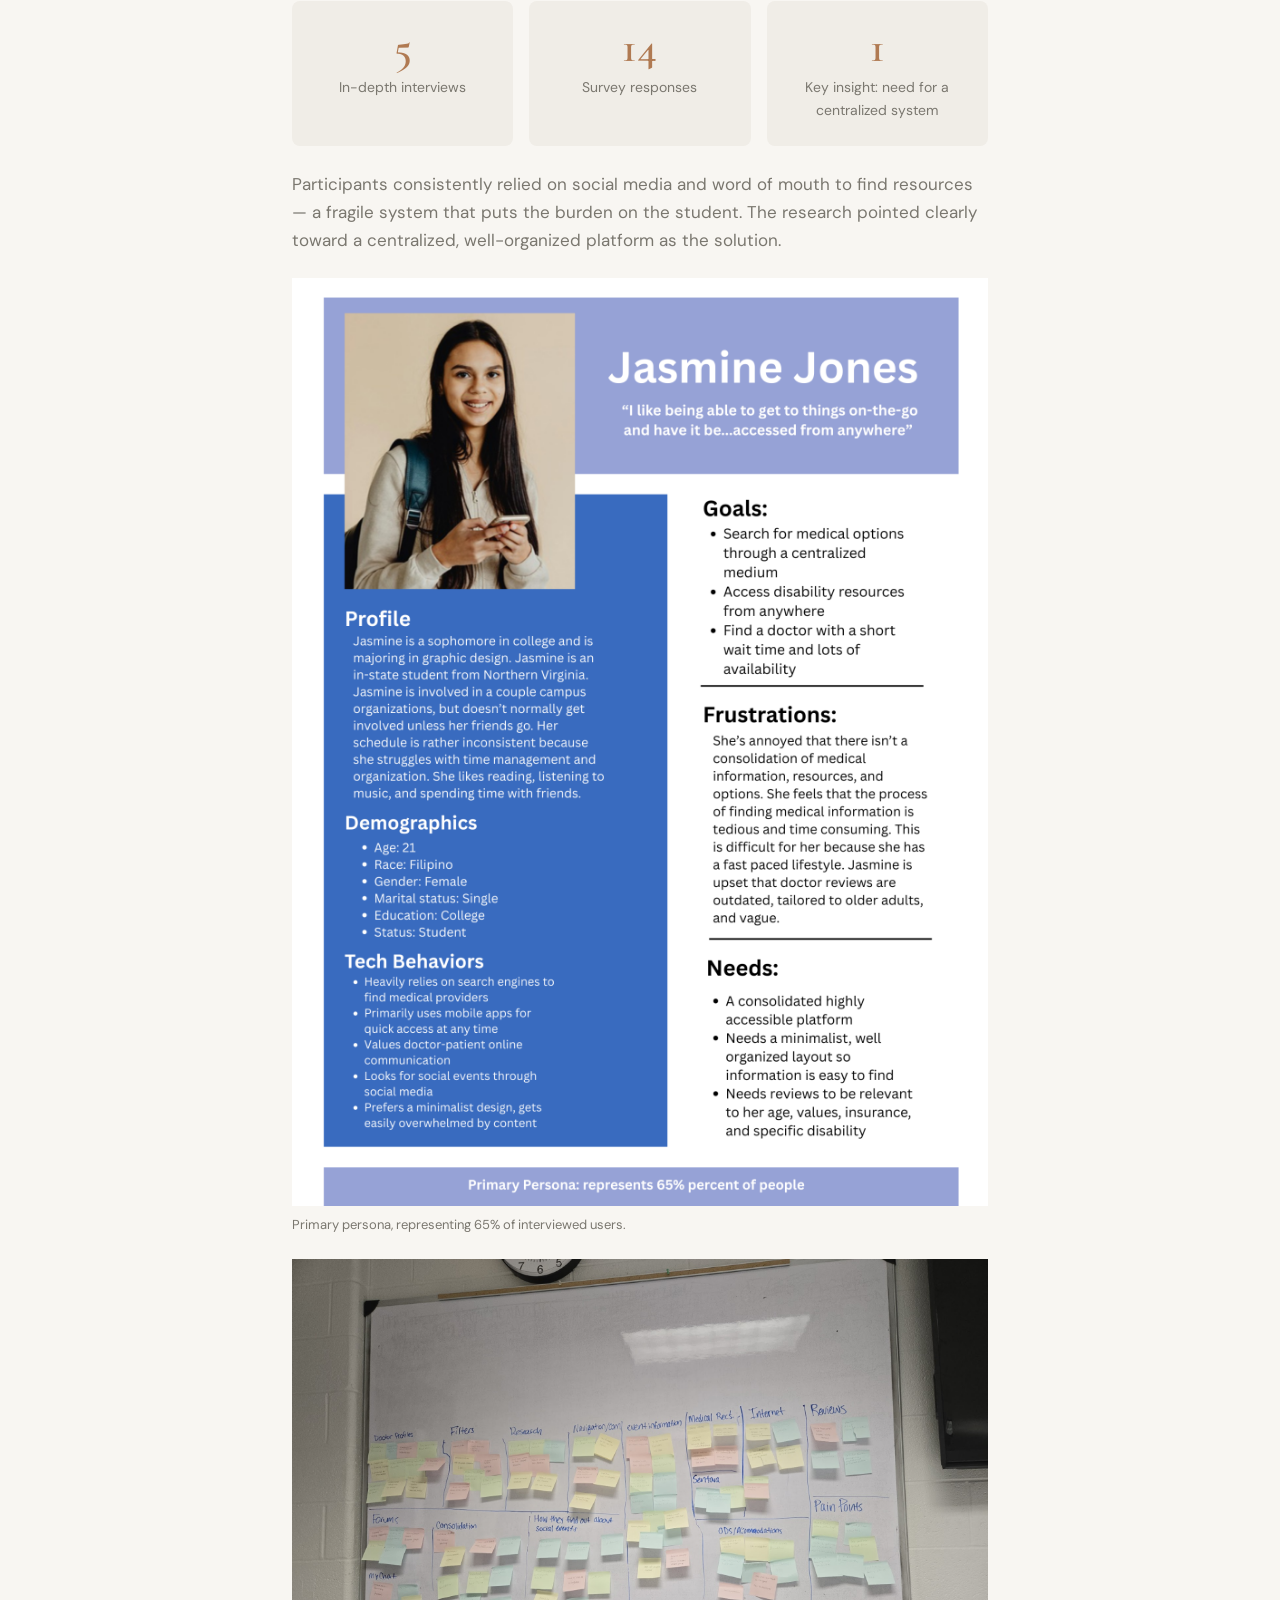
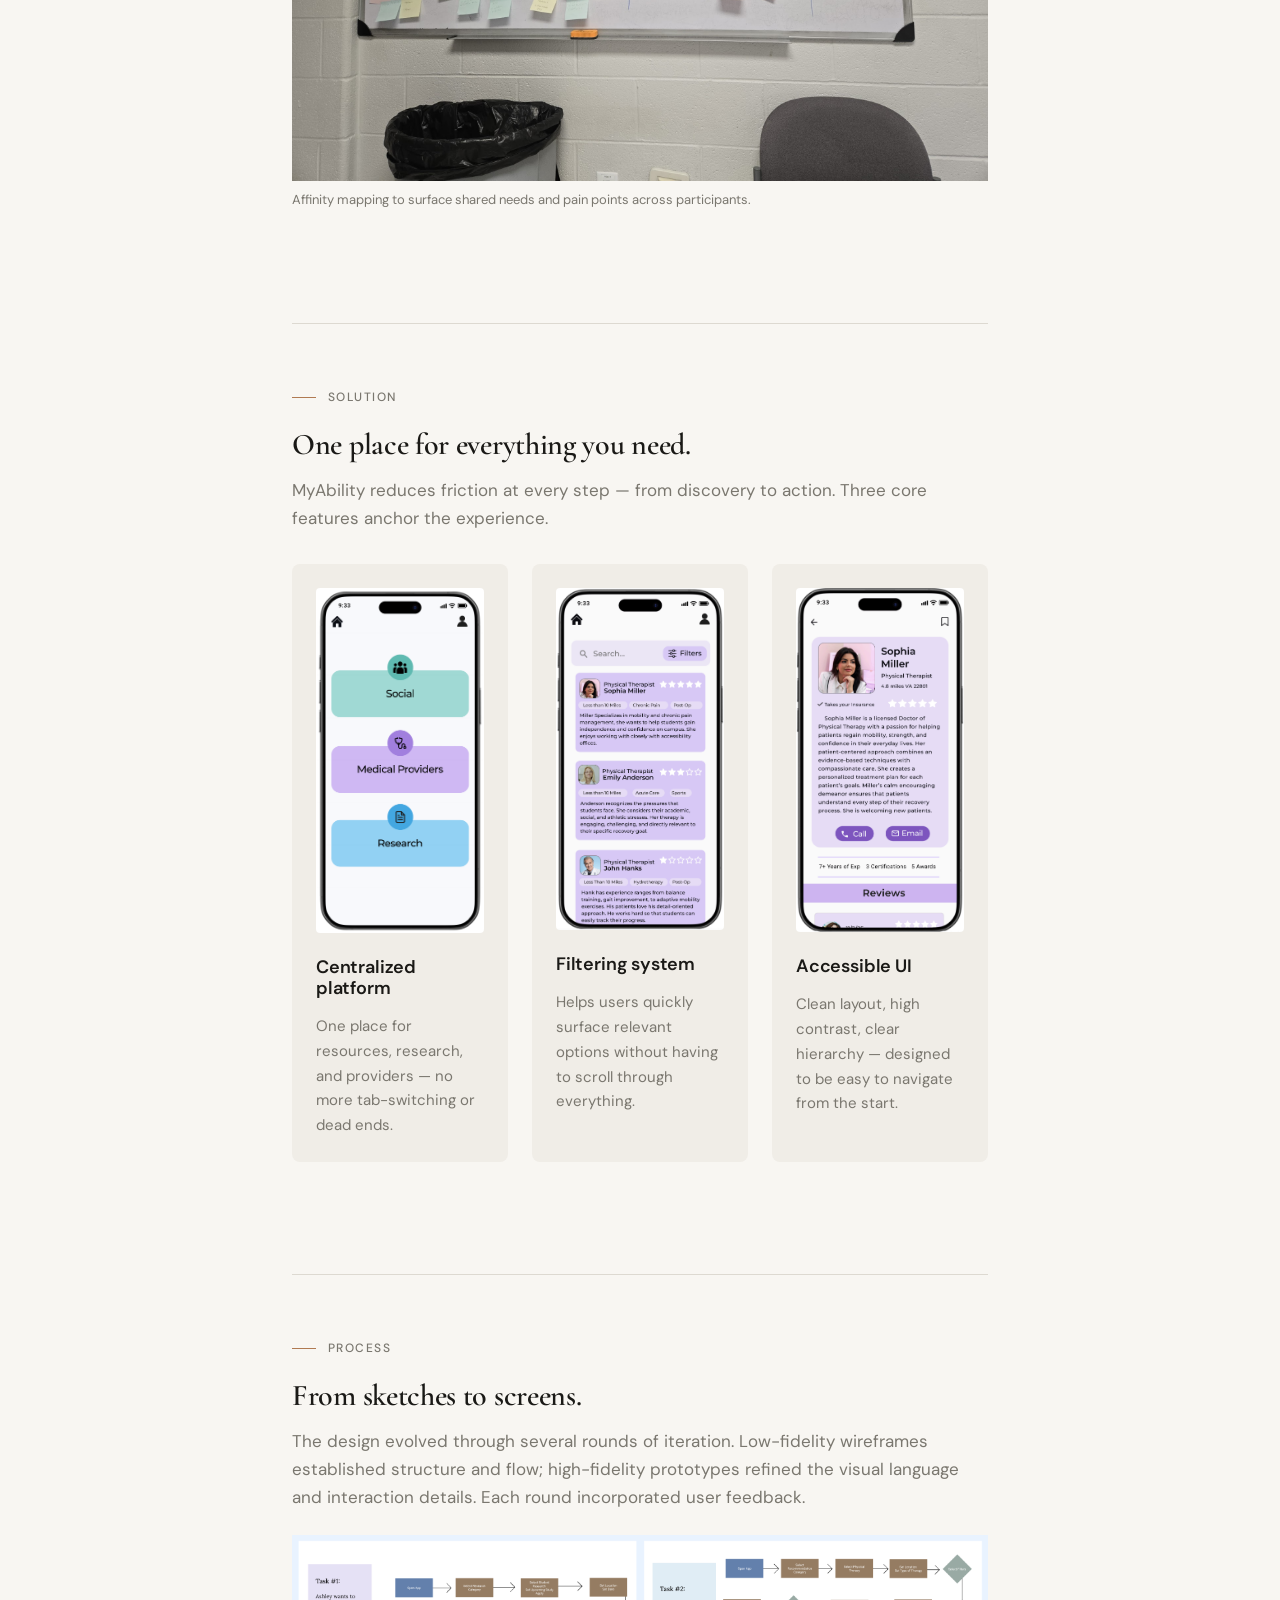
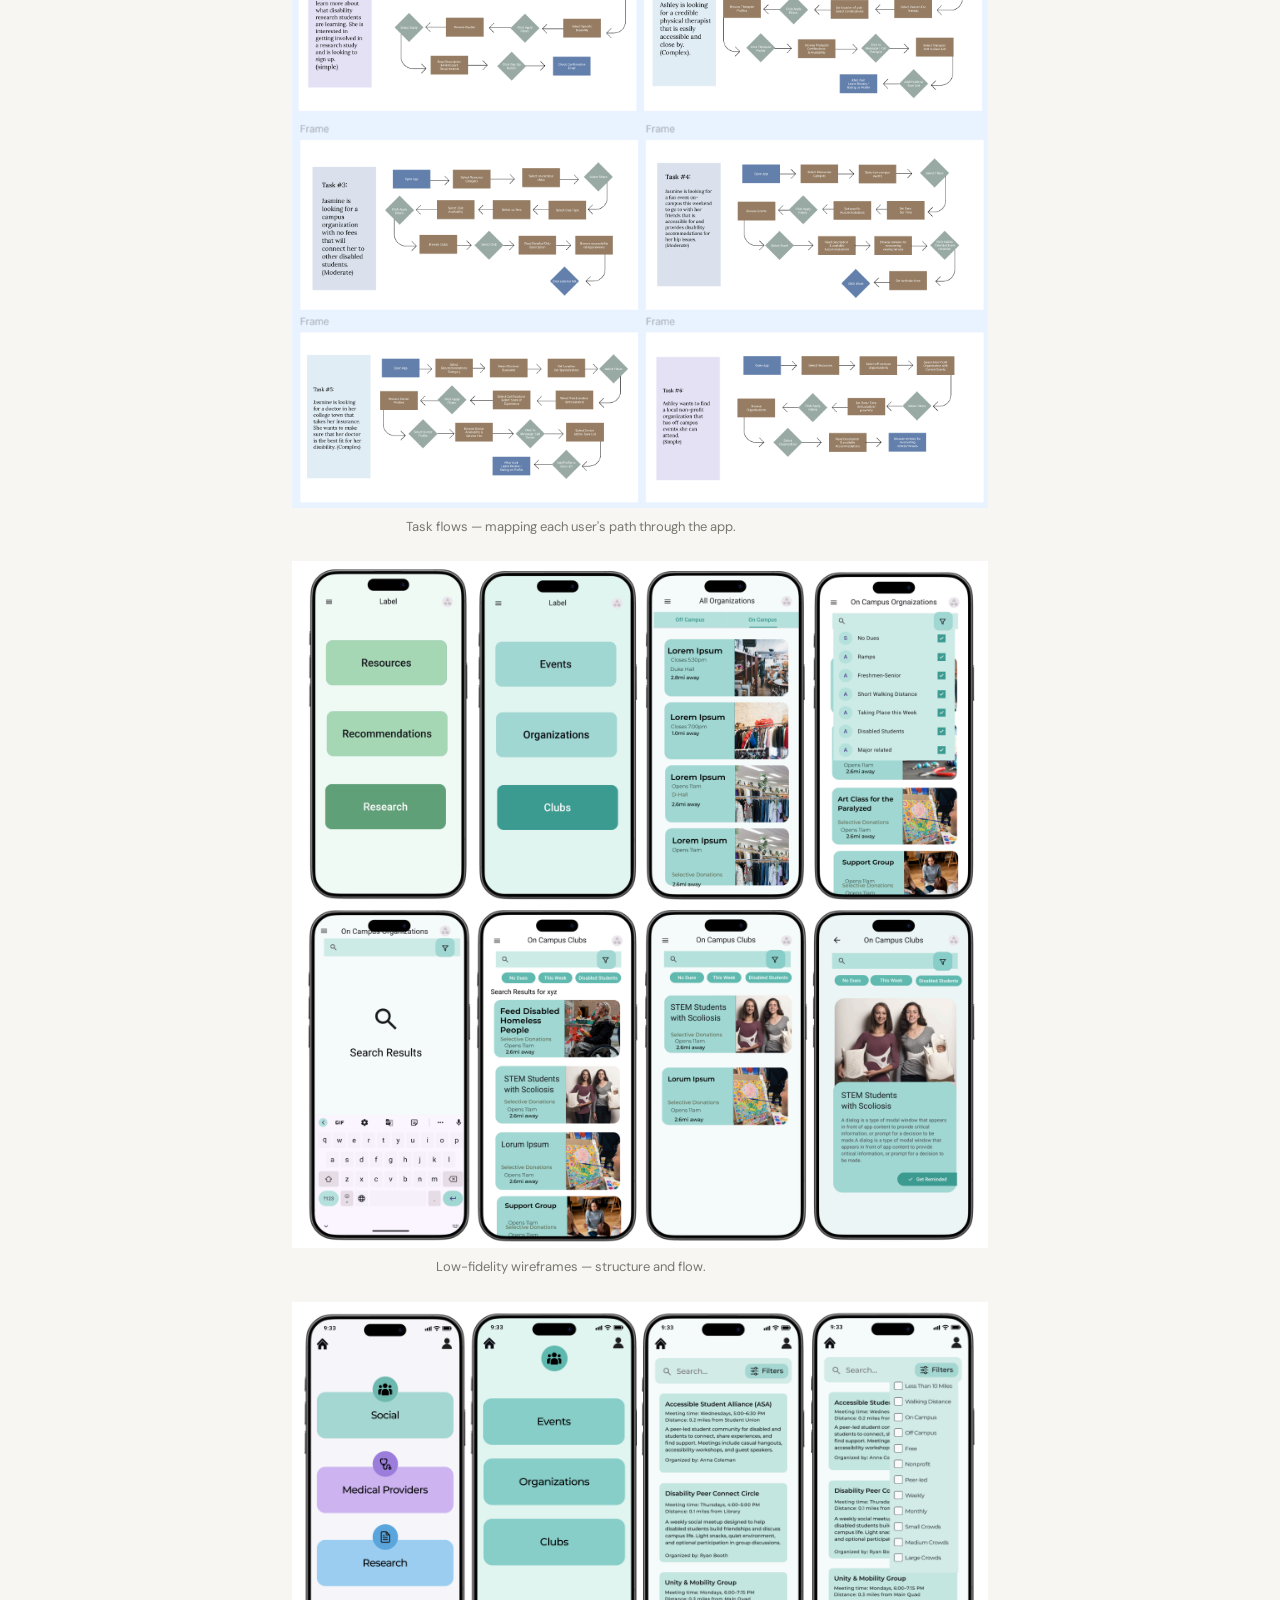
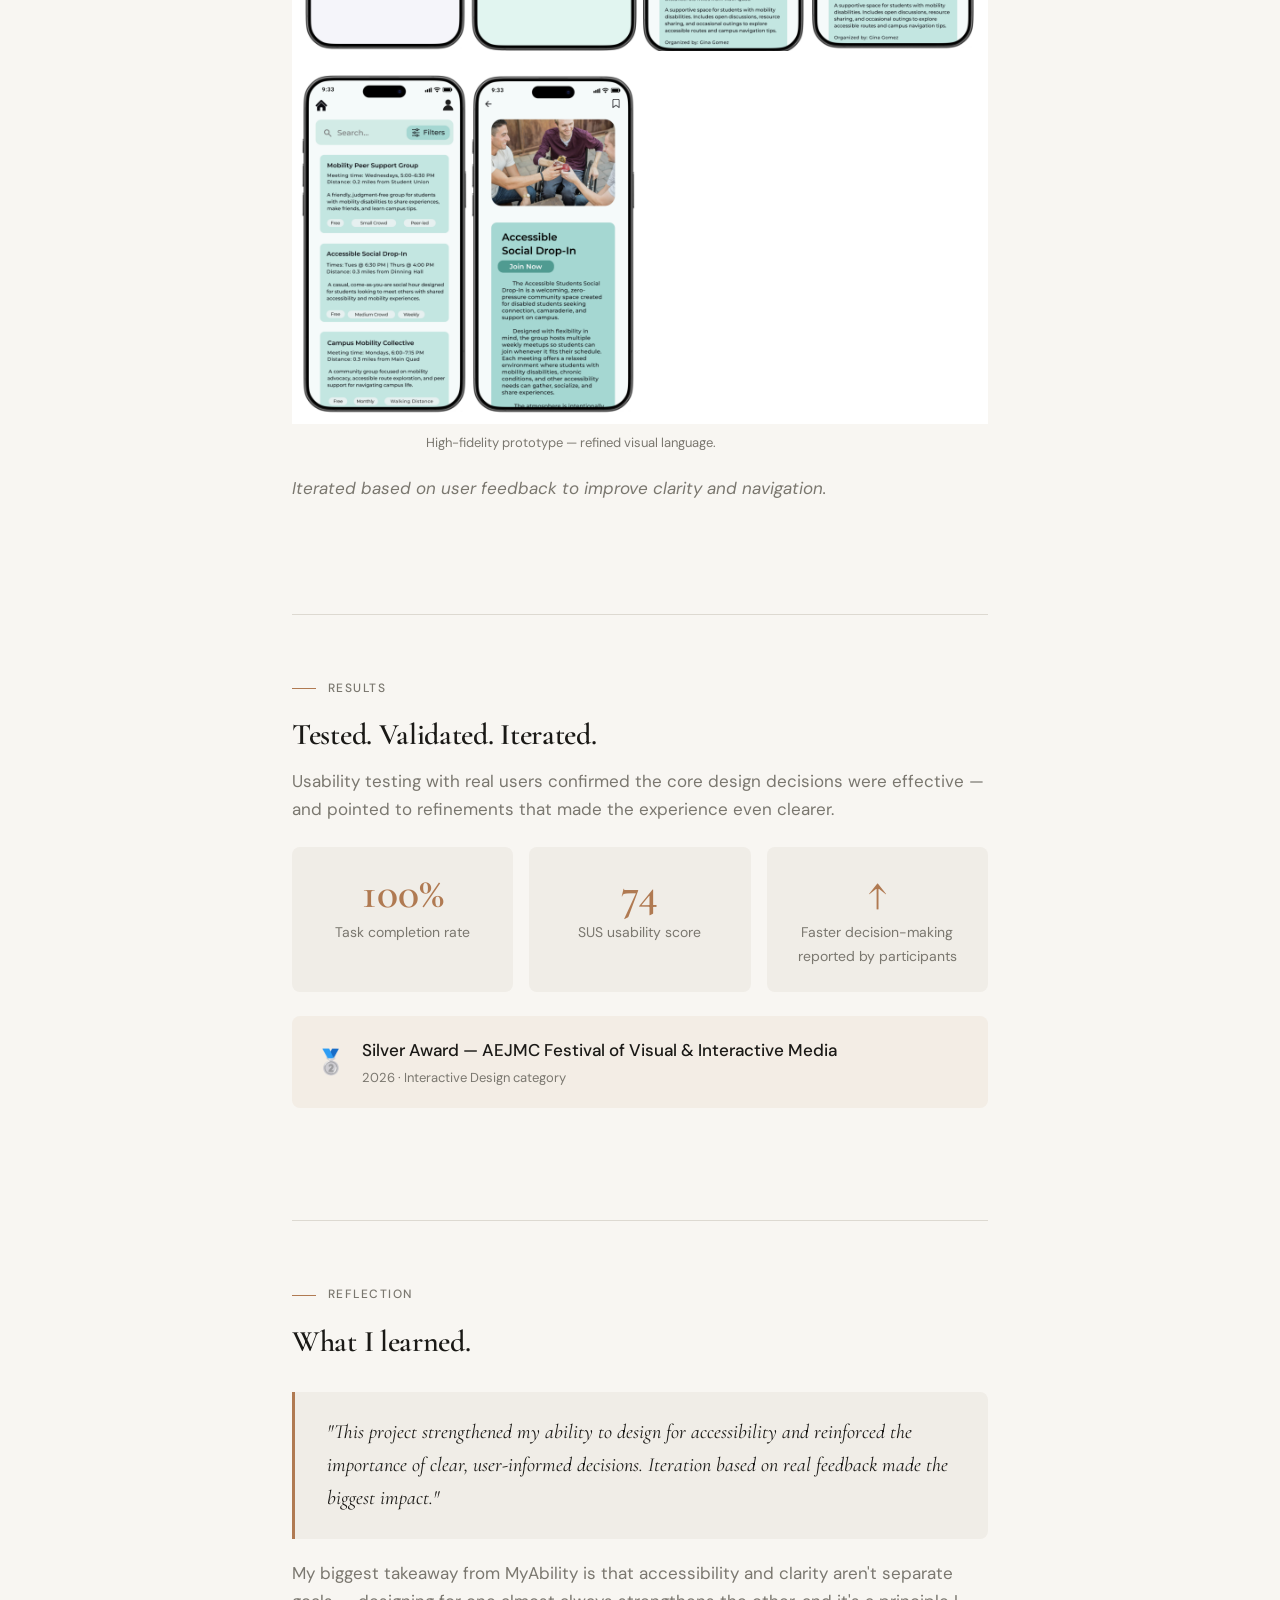
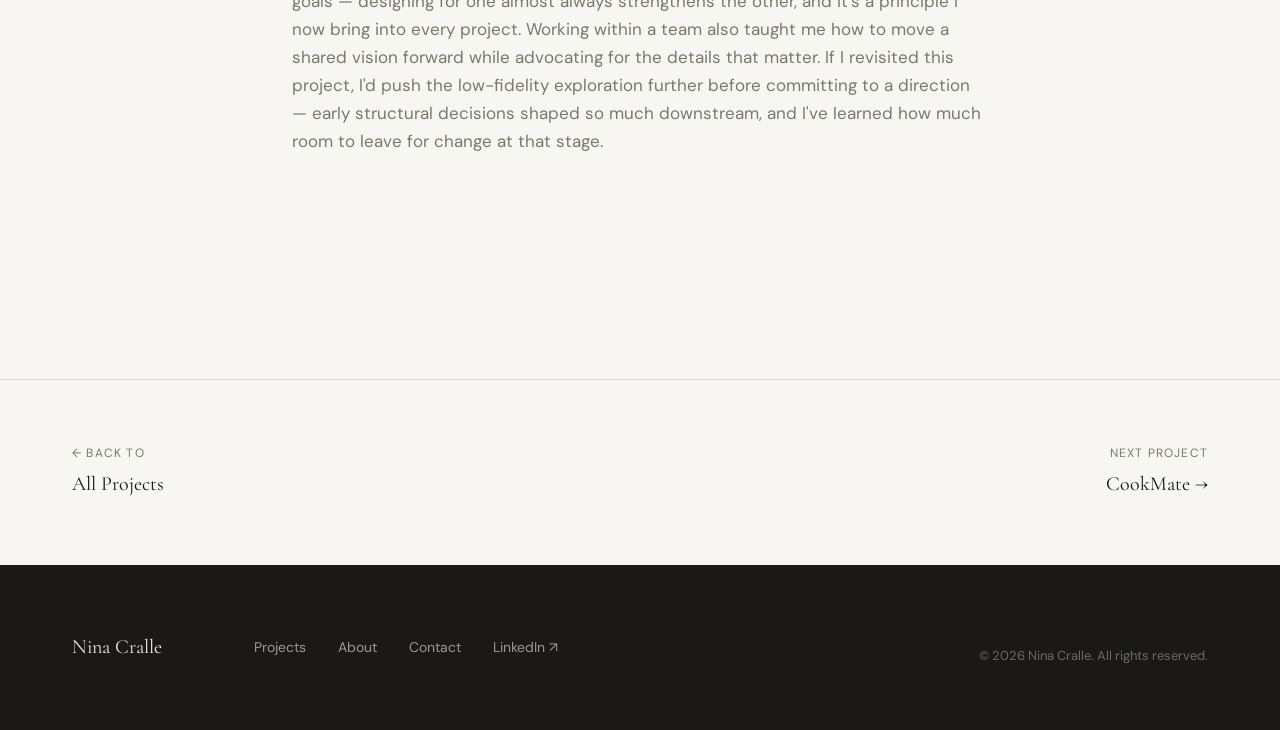
<file: projects/myability.html>
<!DOCTYPE html>
<html lang="en">
<head>
  <meta charset="UTF-8" />
  <meta name="viewport" content="width=device-width, initial-scale=1.0" />
  <meta name="description" content="MyAbility — a UX case study by Nina Cralle. Accessibility resource app for students with mobility disabilities." />
  <title>MyAbility — Nina Cralle</title>

  <link rel="preconnect" href="https://fonts.googleapis.com" />
  <link rel="preconnect" href="https://fonts.gstatic.com" crossorigin />
  <link href="https://fonts.googleapis.com/css2?family=Cormorant+Garamond:ital,wght@0,400;0,500;0,600;1,400;1,500&family=DM+Sans:wght@400;500;600&display=swap" rel="stylesheet" />
  <link rel="icon" type="image/png" href="/assets/images/logo/nc-monogram.svg" />
  <link rel="stylesheet" href="../css/styles.css" />
</head>
<body>

  <!-- NAVIGATION -->
  <nav class="nav" role="navigation" aria-label="Main navigation">
    <div class="nav__inner">
      <a href="../index.html" class="nav__logo">Nina Cralle</a>
      <ul class="nav__links" role="list">
        <li><a href="../projects.html" class="active">Projects</a></li>
        <li><a href="../about.html">About</a></li>
        <li><a href="../contact.html">Contact</a></li>
      </ul>
      <button class="nav__toggle" aria-label="Toggle menu" aria-expanded="false">
        <span></span><span></span><span></span>
      </button>
    </div>
  </nav>
  <div class="nav__mobile" aria-hidden="true">
    <a href="../projects.html">Projects</a>
    <a href="../about.html">About</a>
    <a href="../contact.html">Contact</a>
  </div>


  <!-- =====================================================
       PROJECT HERO
       ===================================================== -->
  <section class="project-hero">
    <div class="project-hero__inner">

      <!-- Back link -->
      <a href="../projects.html" class="project-back">All projects</a>

      <!-- Meta tags -->
      <div class="project-hero__meta" data-animate>
        <span class="project-meta-tag accent">UX Design</span>
        <span class="project-meta-tag">·</span>
        <span class="project-meta-tag">2026</span>
        <span class="project-meta-tag">·</span>
        <span class="project-meta-tag">Mobile App</span>
        <span class="project-meta-tag">·</span>
        <span class="project-meta-tag">🥈 AEJMC Silver</span>
      </div>

      <!-- Title -->
      <h1 class="project-hero__title" data-animate data-delay="1">
        MyAbility — Accessibility Resource App
      </h1>

      <!-- Subtitle -->
      <p class="project-hero__subtitle" data-animate data-delay="2">
        Helping students with mobility disabilities find resources, providers, and events in one place.
      </p>

      <!-- Hero image -->
      <img
  src="../assets/images/projects/myability/myability.png"
  alt="MyAbility — accessibility-first app design"
  class="project-img project-img--full"
/>
    </div>
  </section>


  <!-- =====================================================
       PROJECT CONTENT
       ===================================================== -->
  <main class="project-content">


    <!-- — OVERVIEW — -->
    <section class="project-section" data-animate>
      <div class="project-section__label">
        <span class="eyebrow">Overview</span>
      </div>
      <p class="wide dark">
        MyAbility is a mobile app designed to simplify how students with mobility disabilities access
        healthcare, resources, and community support. Information for this population is often scattered
        across websites, social media, and word of mouth — MyAbility brings it all into one clear,
        accessible platform.
      </p>
    </section>

    <hr class="divider" />


    <!-- — PROBLEM — -->
    <section class="project-section" data-animate>
      <div class="project-section__label">
        <span class="eyebrow">Problem</span>
      </div>
      <h2>Students are left to figure it out alone.</h2>
      <p>
        There is no single, reliable place for students with mobility disabilities to find the
        providers, resources, and community support they need on or near campus. The search is
        exhausting before the help even begins.
      </p>

      <ul class="problem-list" style="margin-top: 1.5rem;">
        <li>Information is scattered across multiple sites and platforms</li>
        <li>Finding relevant healthcare providers is difficult and time-consuming</li>
        <li>Students feel overwhelmed by the search process</li>
        <li>Word of mouth and social media are the primary — and unreliable — sources</li>
      </ul>

      <!-- REPLACE: visual illustrating the problem (quote callout, journey map, etc.) -->
      <div style="margin-top: 2rem;" class="img-crop-top">
      
          <img
          src="../assets/images/projects/myability/storyboard-jasmine-cropped.png"
          alt="Scenario storyboard following Jasmine, a student, as she struggles to find an accessible doctor and finally succeeds through MyAbility"
          class="project-img--full"
        />
      </div>
       <p class="caption" style="margin-top:0.5rem;">Scenario storyboard: the search experience before MyAbility.</p>
    </section>

    <hr class="divider" />


    <!-- — MY ROLE + RESEARCH — -->
    <section class="project-section" data-animate>
      <div class="project-section__label">
        <span class="eyebrow">My Role</span>
      </div>
      <h2>UX Designer</h2>
      <p>I led the end-to-end design process: research, wireframing, prototyping, and usability testing.</p>

      <div style="margin-top: 2rem;">
        <div class="project-section__label">
          <span class="eyebrow">Research</span>
        </div>
        <h2>Listening before designing.</h2>
        <p>
          Before sketching a single screen, I conducted primary research to understand the real challenges
          students face. The findings made the problem concrete — and the direction clear.
        </p>

        <!-- Research stats -->
        <div class="results-grid" style="margin-top: 1.5rem;">
          <div class="stat-card">
            <div class="stat-card__number">5</div>
            <div class="stat-card__label">In-depth interviews</div>
          </div>
          <div class="stat-card">
            <div class="stat-card__number">14</div>
            <div class="stat-card__label">Survey responses</div>
          </div>
          <div class="stat-card">
            <div class="stat-card__number">1</div>
            <div class="stat-card__label">Key insight: need for a centralized system</div>
          </div>
        </div>

        <p style="margin-top: 1.5rem;">
          Participants consistently relied on social media and word of mouth to find resources —
          a fragile system that puts the burden on the student. The research pointed clearly toward
          a centralized, well-organized platform as the solution.
        </p>

        <!-- REPLACE: add research artifact image (affinity map, survey results screenshot, persona) -->
       <div style="margin-top: 1.5rem;">
          <img
            src="../assets/images/projects/myability/persona-jasmine.png"
            alt="Primary persona: Jasmine Jones, a 21-year-old student who needs a centralized, accessible way to find campus medical care"
            class="project-img--full"
          />
          <p class="caption" style="margin-top:0.5rem;">Primary persona, representing 65% of interviewed users.</p>
        </div>
          <div style="margin-top: 1.5rem;">
          <img
            src="../assets/images/projects/myability/affinity-diagram.png"
            alt="Affinity diagram grouping interview findings into themes like consolidation, filters, reviews, and pain points"
            class="project-img--full"
          />
          <p class="caption" style="margin-top:0.5rem;">Affinity mapping to surface shared needs and pain points across participants.</p>
        </div>
      </div>
    </section>

    <hr class="divider" />


    <!-- — SOLUTION — -->
    <section class="project-section" data-animate>
      <div class="project-section__label">
        <span class="eyebrow">Solution</span>
      </div>
      <h2>One place for everything you need.</h2>
      <p>
        MyAbility reduces friction at every step — from discovery to action. Three core features
        anchor the experience.
      </p>

      <!-- Solution feature grid -->
      <div class="solution-grid">

        <div class="solution-card">
          <!-- REPLACE: swap placeholder with real app screenshot -->
          <div class="solution-card__img">
            <img
              src="../assets/images/projects/myability/solution-centralized.png"
              alt="MyAbility home screen with Social, Medical Providers, and Research sections consolidated in one place"
              class="project-img--full"
            />
          
          </div>
          <h4>Centralized platform</h4>
          <p>One place for resources, research, and providers — no more tab-switching or dead ends.</p>
        </div>

        <div class="solution-card">
          <div class="solution-card__img">
             <img
              src="../assets/images/projects/myability/solution-filtering.png"
              alt="MyAbility provider search screen with a search bar and filters to narrow results by need"
              class="project-img--full"
            />
          </div>
          <h4>Filtering system</h4>
          <p>Helps users quickly surface relevant options without having to scroll through everything.</p>
        </div>

        <div class="solution-card">
          <div class="solution-card__img">
             <img
              src="../assets/images/projects/myability/solution-ui.png"
              alt="MyAbility provider profile screen with high contrast, clear hierarchy, and an accessible layout"
              class="project-img--full"
            />
          </div>
          <h4>Accessible UI</h4>
          <p>Clean layout, high contrast, clear hierarchy — designed to be easy to navigate from the start.</p>
        </div>

      </div>
    </section>

    <hr class="divider" />


    <!-- — PROCESS — -->
    <section class="project-section" data-animate>
      <div class="project-section__label">
        <span class="eyebrow">Process</span>
      </div>
      <h2>From sketches to screens.</h2>
      <p>
        The design evolved through several rounds of iteration. Low-fidelity wireframes established
        structure and flow; high-fidelity prototypes refined the visual language and interaction details.
        Each round incorporated user feedback.
      </p>

      <!-- REPLACE: wireframe / lo-fi / hi-fi progression images -->
      <!-- Flow chart -->
      <div style="margin-top: 1.5rem;">
        <img
          src="../assets/images/projects/myability/flow-chart.png"
          alt="User flow charts mapping each core task through the MyAbility app"
          class="project-img--full"
        />
        <p class="caption" style="margin-top:0.5rem; text-align:center;">Task flows — mapping each user's path through the app.</p>
      </div>

      <!-- Low-fidelity -->
      <div style="margin-top: 1.5rem;">
        <img
          src="../assets/images/projects/myability/lo-fi.png"
          alt="Low-fidelity wireframe screens establishing structure and flow"
          class="project-img--full"
        />
        <p class="caption" style="margin-top:0.5rem; text-align:center;">Low-fidelity wireframes — structure and flow.</p>
      </div>

      <!-- High-fidelity -->
      <div style="margin-top: 1.5rem;">
        <img
          src="../assets/images/projects/myability/hi-fi.png"
          alt="High-fidelity prototype screens with refined visual language and interactions"
          class="project-img--full"
        />
        <p class="caption" style="margin-top:0.5rem; text-align:center;">High-fidelity prototype — refined visual language.</p>
      </div>

      <p style="margin-top:1.25rem; font-style:italic; color: var(--color-muted);">
        Iterated based on user feedback to improve clarity and navigation.
      </p>
    </section>

    <hr class="divider" />


    <!-- — RESULTS — -->
    <section class="project-section" data-animate>
      <div class="project-section__label">
        <span class="eyebrow">Results</span>
      </div>
      <h2>Tested. Validated. Iterated.</h2>
      <p>
        Usability testing with real users confirmed the core design decisions were effective —
        and pointed to refinements that made the experience even clearer.
      </p>

      <div class="results-grid" style="margin-top: 1.5rem;">
        <div class="stat-card">
          <div class="stat-card__number">100%</div>
          <div class="stat-card__label">Task completion rate</div>
        </div>
        <div class="stat-card">
          <div class="stat-card__number">74</div>
          <div class="stat-card__label">SUS usability score</div>
        </div>
        <div class="stat-card">
          <div class="stat-card__number">↑</div>
          <div class="stat-card__label">Faster decision-making reported by participants</div>
        </div>
      </div>

      <!-- Award callout -->
      <div style="margin-top: 1.5rem; padding: 1.25rem 1.5rem; background: rgba(176,122,82,0.08); border-radius: var(--radius-md); display:flex; align-items:center; gap:1rem;">
        <span style="font-size:1.5rem;">🥈</span>
        <div>
          <p class="dark" style="font-weight:500; max-width:none;">Silver Award — AEJMC Festival of Visual &amp; Interactive Media</p>
          <p class="caption" style="margin-top:0.2rem;">2026 · Interactive Design category</p>
        </div>
      </div>
    </section>

    <hr class="divider" />


    <!-- — REFLECTION — -->
    <section class="project-section" data-animate>
      <div class="project-section__label">
        <span class="eyebrow">Reflection</span>
      </div>
      <h2>What I learned.</h2>

      <div class="reflection-block">
        <p>
          "This project strengthened my ability to design for accessibility and reinforced the importance
          of clear, user-informed decisions. Iteration based on real feedback made the biggest impact."
        </p>
      </div>

      <!-- REPLACE: add any additional reflection copy if desired -->
      <p style="margin-top: 1.25rem;">
        My biggest takeaway from MyAbility is that accessibility and clarity aren't separate goals — designing for one almost always strengthens the other, and it's a principle I now bring into every project. Working within a team also taught me how to move a shared vision forward while advocating for the details that matter. If I revisited this project, I'd push the low-fidelity exploration further before committing to a direction — early structural decisions shaped so much downstream, and I've learned how much room to leave for change at that stage.
      </p>
    </section>


  </main>


  <!-- =====================================================
       PROJECT NAVIGATION (prev / next)
       ===================================================== -->
  <nav class="project-nav" aria-label="Project navigation">
    <div class="project-nav__inner">

      <a href="../projects.html" class="project-nav__link">
        <span class="project-nav__label">← Back to</span>
        <span class="project-nav__title">All Projects</span>
      </a>

      <a href="cookmate.html" class="project-nav__link project-nav__link--next">
        <span class="project-nav__label">Next project</span>
        <span class="project-nav__title">CookMate →</span>
      </a>

    </div>
  </nav>


  <!-- FOOTER -->
  <footer class="footer">
    <div class="footer__inner">
      <span class="footer__name">Nina Cralle</span>
      <nav class="footer__links" aria-label="Footer navigation">
        <a href="../projects.html">Projects</a>
        <a href="../about.html">About</a>
        <a href="../contact.html">Contact</a>
        <a href="https://www.linkedin.com/in/nina-cralle" target="_blank" rel="noopener">LinkedIn ↗</a>
      </nav>
      <p class="footer__copy">© 2026 Nina Cralle. All rights reserved.</p>
    </div>
  </footer>

  <script src="../js/script.js"></script>
</body>
</html>
</file>
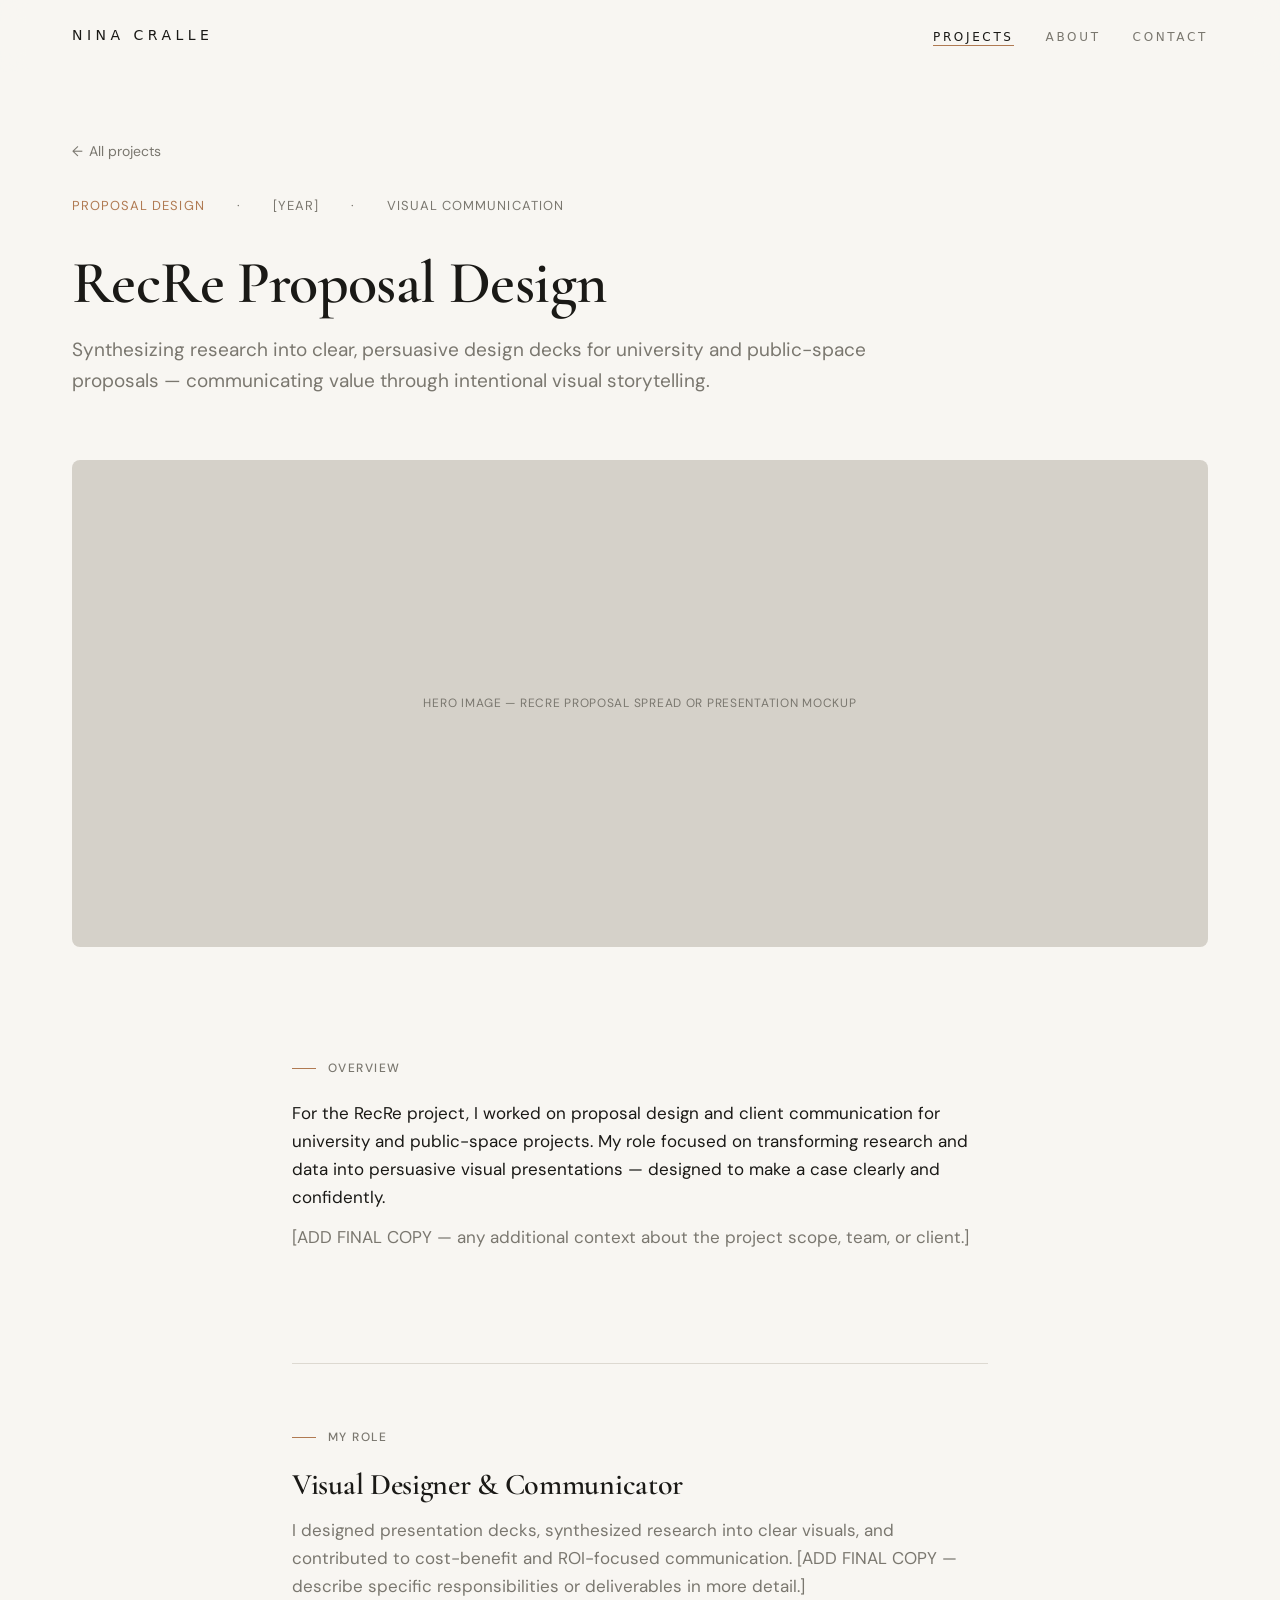
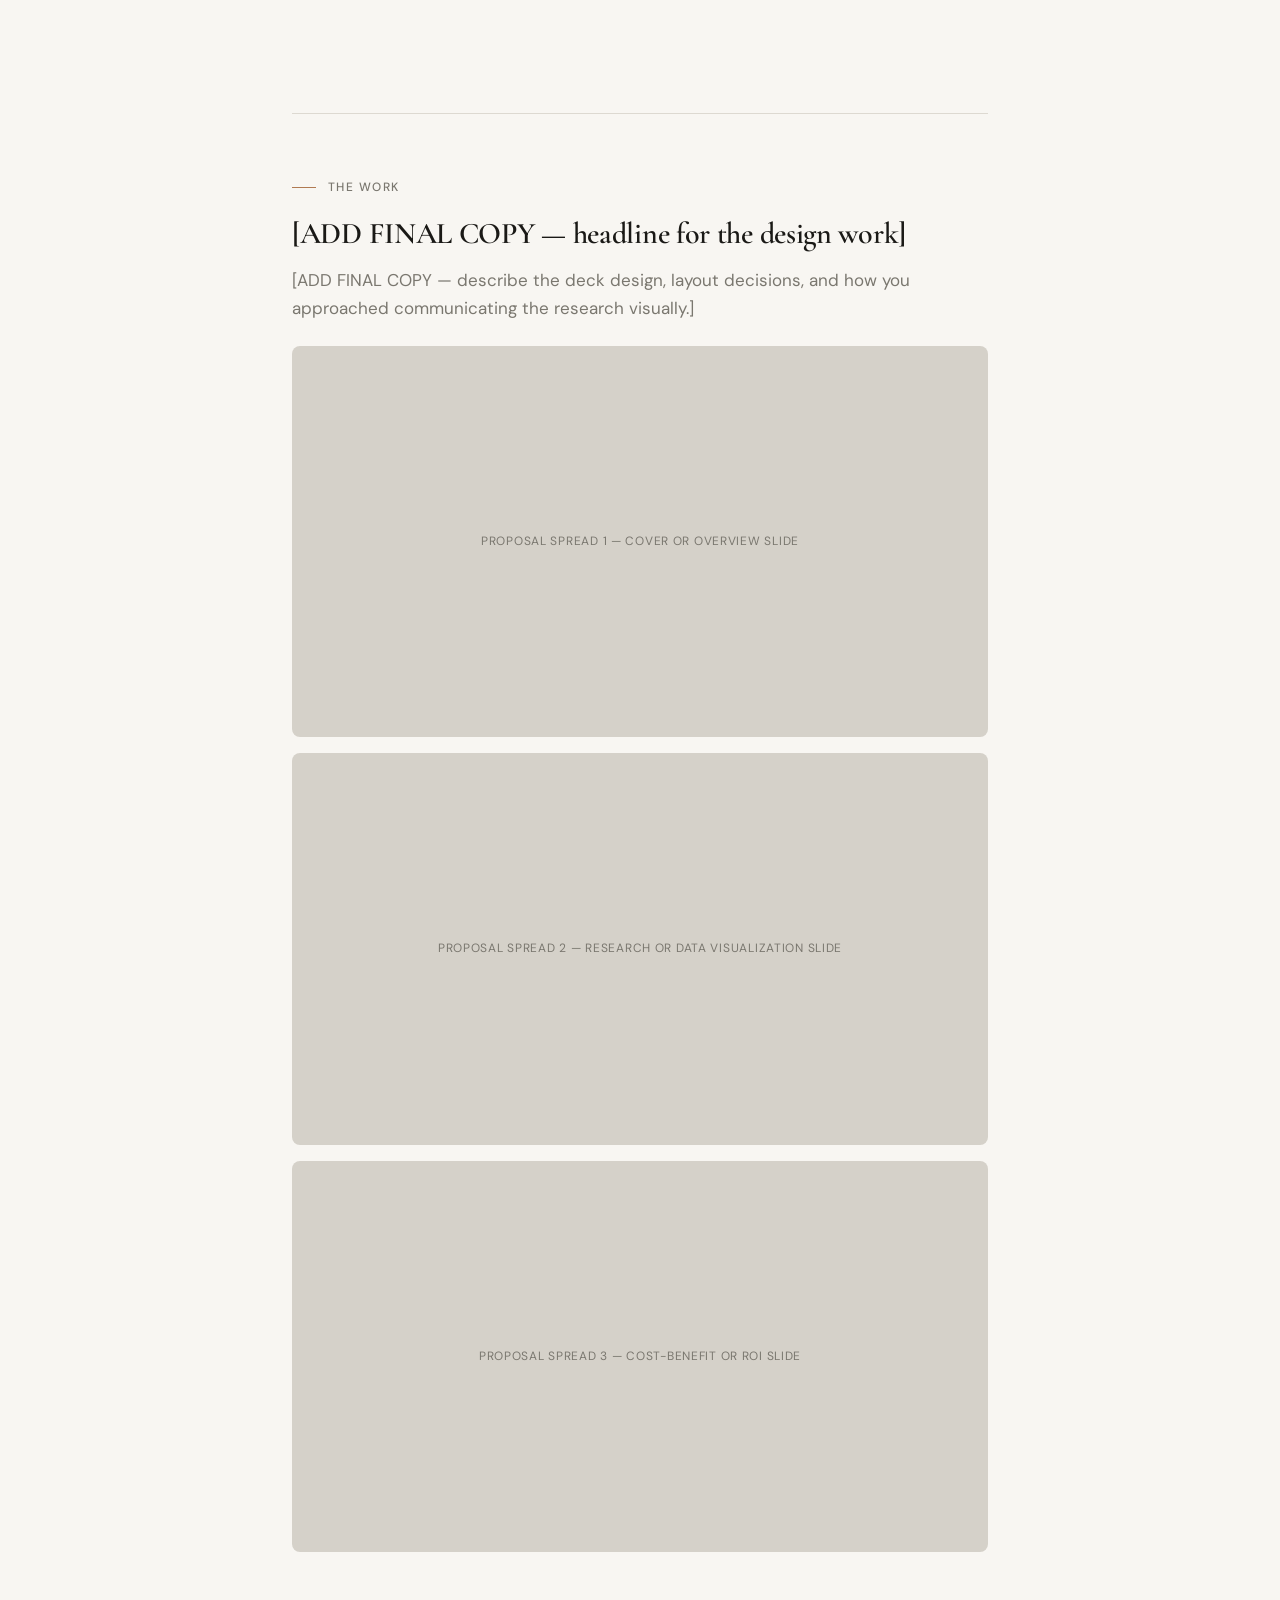
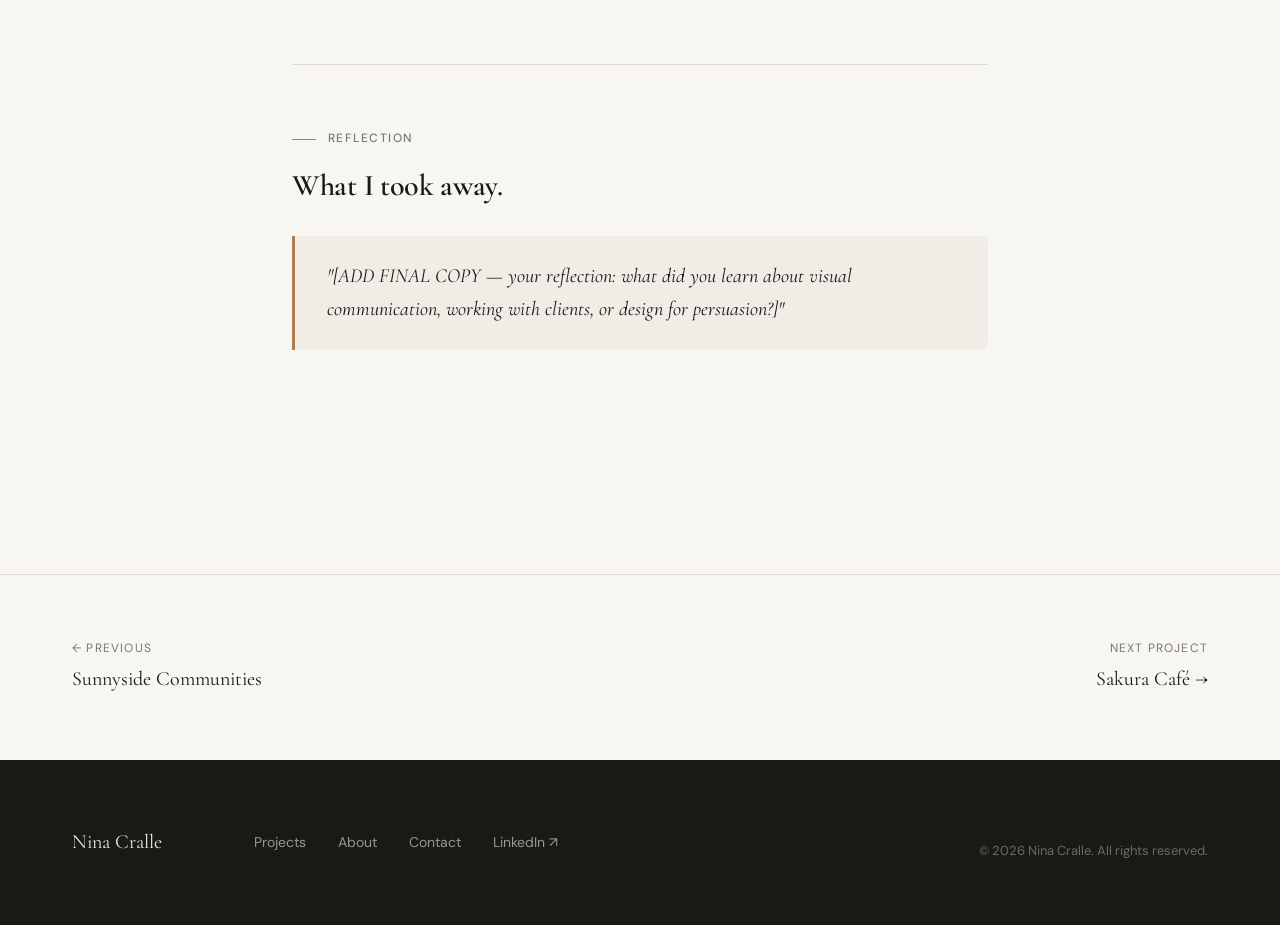
<file: projects/recre.html>
<!DOCTYPE html>
<html lang="en">
<head>
  <meta charset="UTF-8" />
  <meta name="viewport" content="width=device-width, initial-scale=1.0" />
  <meta name="description" content="RecRe Proposal Design — a project by Nina Cralle. Visual design for university and public-space proposals." />
  <title>RecRe Proposal Design — Nina Cralle</title>

  <link rel="preconnect" href="https://fonts.googleapis.com" />
  <link rel="preconnect" href="https://fonts.gstatic.com" crossorigin />
  <link href="https://fonts.googleapis.com/css2?family=Cormorant+Garamond:ital,wght@0,400;0,500;0,600;1,400;1,500&family=DM+Sans:wght@400;500;600&display=swap" rel="stylesheet" />
  <link rel="stylesheet" href="../css/styles.css" />
</head>
<body>

  <!-- NAVIGATION -->
  <nav class="nav" role="navigation" aria-label="Main navigation">
    <div class="nav__inner">
      <a href="../index.html" class="nav__logo">Nina Cralle</a>
      <ul class="nav__links" role="list">
        <li><a href="../projects.html" class="active">Projects</a></li>
        <li><a href="../about.html">About</a></li>
        <li><a href="../contact.html">Contact</a></li>
      </ul>
      <button class="nav__toggle" aria-label="Toggle menu" aria-expanded="false">
        <span></span><span></span><span></span>
      </button>
    </div>
  </nav>
  <div class="nav__mobile" aria-hidden="true">
    <a href="../projects.html">Projects</a>
    <a href="../about.html">About</a>
    <a href="../contact.html">Contact</a>
  </div>


  <!-- PROJECT HERO -->
  <section class="project-hero">
    <div class="project-hero__inner">
      <a href="../projects.html" class="project-back">All projects</a>

      <div class="project-hero__meta" data-animate>
        <span class="project-meta-tag accent">Proposal Design</span>
        <span class="project-meta-tag">·</span>
        <!-- REPLACE: year -->
        <span class="project-meta-tag">[YEAR]</span>
        <span class="project-meta-tag">·</span>
        <span class="project-meta-tag">Visual Communication</span>
      </div>

      <h1 class="project-hero__title" data-animate data-delay="1">RecRe Proposal Design</h1>

      <p class="project-hero__subtitle" data-animate data-delay="2">
        Synthesizing research into clear, persuasive design decks for university and
        public-space proposals — communicating value through intentional visual storytelling.
      </p>

      <!-- REPLACE: hero image -->
      <div class="project-hero__image" data-animate data-delay="3">
        <div class="img-placeholder project-img project-img--hero" aria-hidden="true">
          hero image — RecRe proposal spread or presentation mockup
        </div>
        <!-- REPLACE with:
          <img
            src="../assets/images/projects/recre/hero.jpg"
            alt="RecRe proposal design deck spread showing visual research communication"
            class="project-img project-img--hero"
          />
        -->
      </div>
    </div>
  </section>


  <!-- PROJECT CONTENT -->
  <main class="project-content">


    <!-- OVERVIEW -->
    <section class="project-section" data-animate>
      <div class="project-section__label">
        <span class="eyebrow">Overview</span>
      </div>
      <p class="wide dark">
        For the RecRe project, I worked on proposal design and client communication for university
        and public-space projects. My role focused on transforming research and data into persuasive
        visual presentations — designed to make a case clearly and confidently.
      </p>
      <p style="margin-top:0.75rem;">[ADD FINAL COPY — any additional context about the project scope, team, or client.]</p>
    </section>

    <hr class="divider" />


    <!-- MY ROLE -->
    <section class="project-section" data-animate>
      <div class="project-section__label">
        <span class="eyebrow">My Role</span>
      </div>
      <h2>Visual Designer & Communicator</h2>
      <p>
        I designed presentation decks, synthesized research into clear visuals, and contributed to
        cost-benefit and ROI-focused communication. [ADD FINAL COPY — describe specific responsibilities
        or deliverables in more detail.]
      </p>
    </section>

    <hr class="divider" />


    <!-- THE WORK -->
    <section class="project-section" data-animate>
      <div class="project-section__label">
        <span class="eyebrow">The Work</span>
      </div>
      <h2>[ADD FINAL COPY — headline for the design work]</h2>
      <p>[ADD FINAL COPY — describe the deck design, layout decisions, and how you approached communicating the research visually.]</p>

      <!-- Spread images -->
      <div style="margin-top:1.5rem; display:flex; flex-direction:column; gap:1rem;">

        <!-- REPLACE: add actual slide/spread images -->
        <div class="img-placeholder project-img project-img--wide" aria-hidden="true">
          proposal spread 1 — cover or overview slide
        </div>
        <!-- REPLACE with:
          <img
            src="../assets/images/projects/recre/spread-1.jpg"
            alt="RecRe proposal deck cover slide"
            class="project-img project-img--wide"
          />
        -->

        <div class="img-placeholder project-img project-img--wide" aria-hidden="true">
          proposal spread 2 — research or data visualization slide
        </div>

        <div class="img-placeholder project-img project-img--wide" aria-hidden="true">
          proposal spread 3 — cost-benefit or ROI slide
        </div>

      </div>
    </section>

    <hr class="divider" />


    <!-- REFLECTION -->
    <section class="project-section" data-animate>
      <div class="project-section__label">
        <span class="eyebrow">Reflection</span>
      </div>
      <h2>What I took away.</h2>

      <div class="reflection-block">
        <p>"[ADD FINAL COPY — your reflection: what did you learn about visual communication, working with clients, or design for persuasion?]"</p>
      </div>
    </section>


  </main>


  <!-- PROJECT NAVIGATION -->
  <nav class="project-nav" aria-label="Project navigation">
    <div class="project-nav__inner">
      <a href="sunnyside.html" class="project-nav__link">
        <span class="project-nav__label">← Previous</span>
        <span class="project-nav__title">Sunnyside Communities</span>
      </a>
      <a href="sakura.html" class="project-nav__link project-nav__link--next">
        <span class="project-nav__label">Next project</span>
        <span class="project-nav__title">Sakura Café →</span>
      </a>
    </div>
  </nav>


  <!-- FOOTER -->
  <footer class="footer">
    <div class="footer__inner">
      <span class="footer__name">Nina Cralle</span>
      <nav class="footer__links" aria-label="Footer navigation">
        <a href="../projects.html">Projects</a>
        <a href="../about.html">About</a>
        <a href="../contact.html">Contact</a>
        <a href="https://linkedin.com/in/ninacralle" target="_blank" rel="noopener">LinkedIn ↗</a>
      </nav>
      <p class="footer__copy">© 2026 Nina Cralle. All rights reserved.</p>
    </div>
  </footer>

  <script src="../js/script.js"></script>
</body>
</html>
</file>
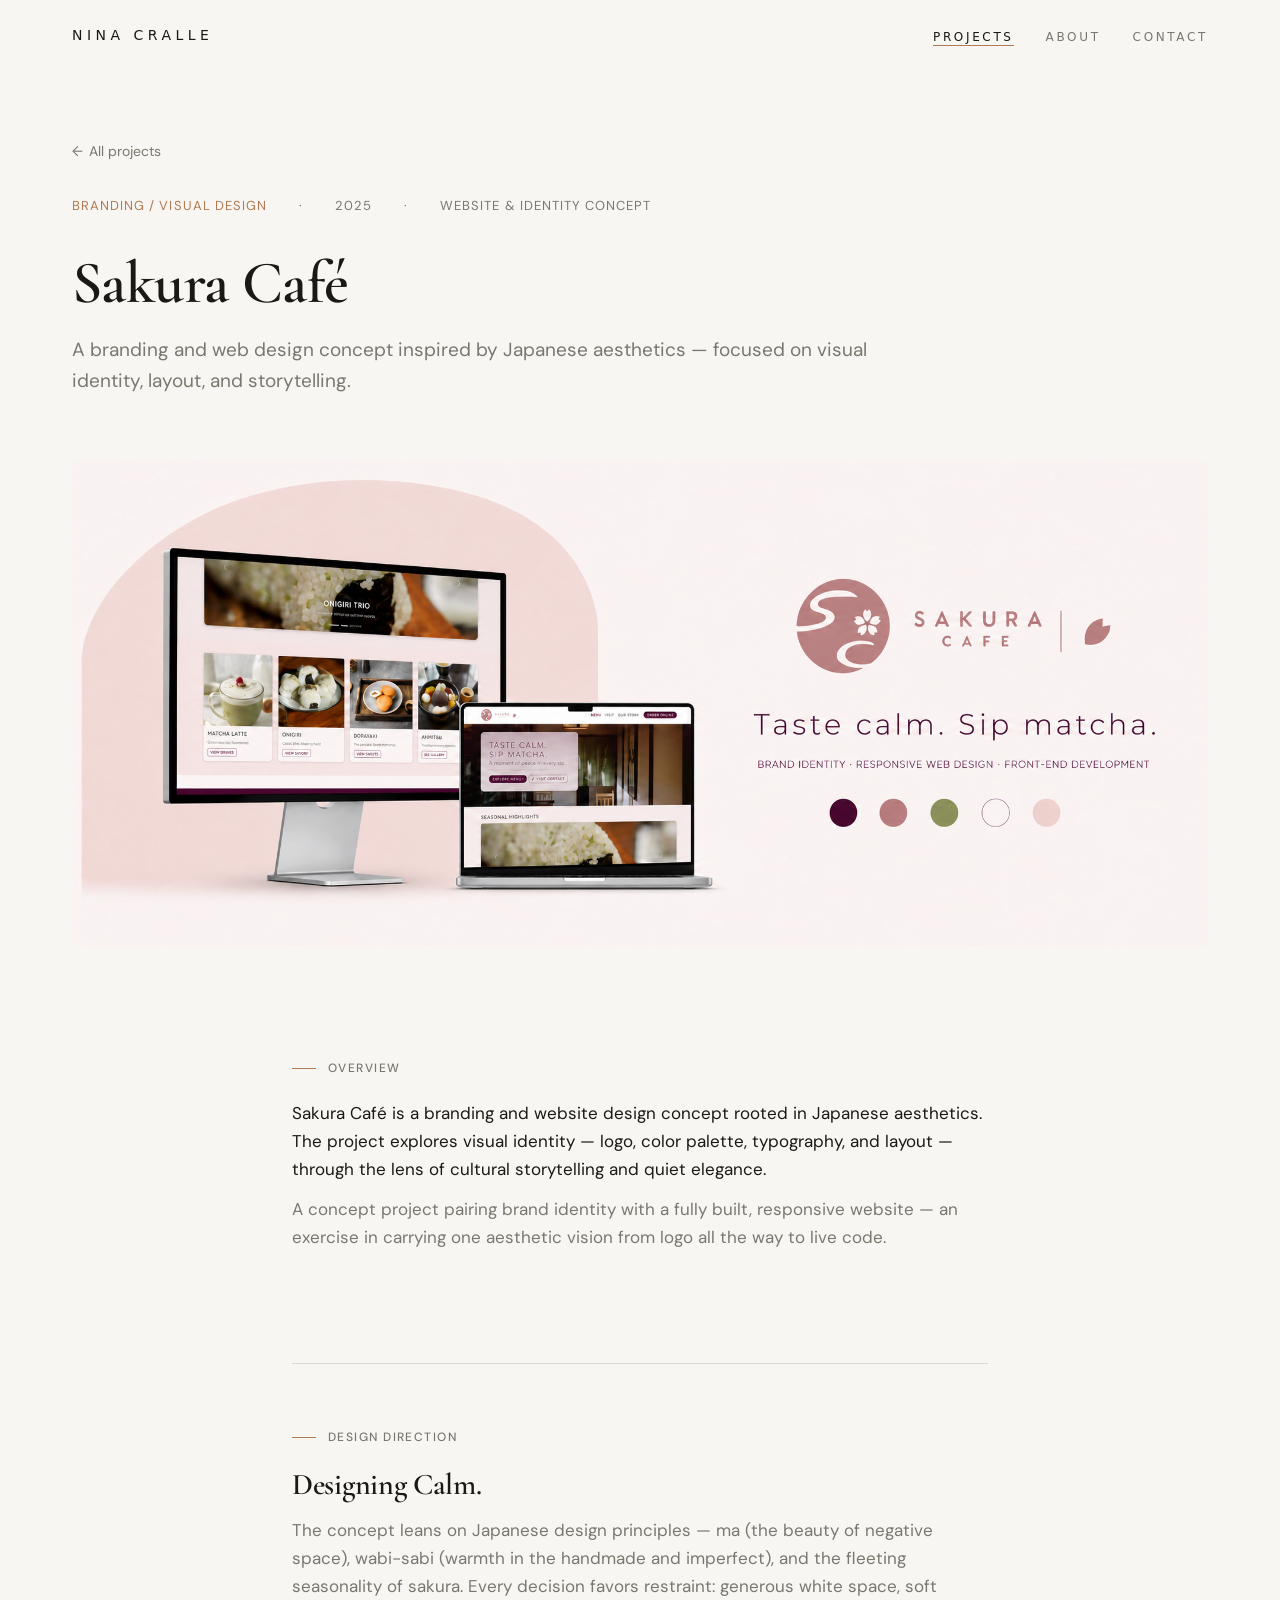
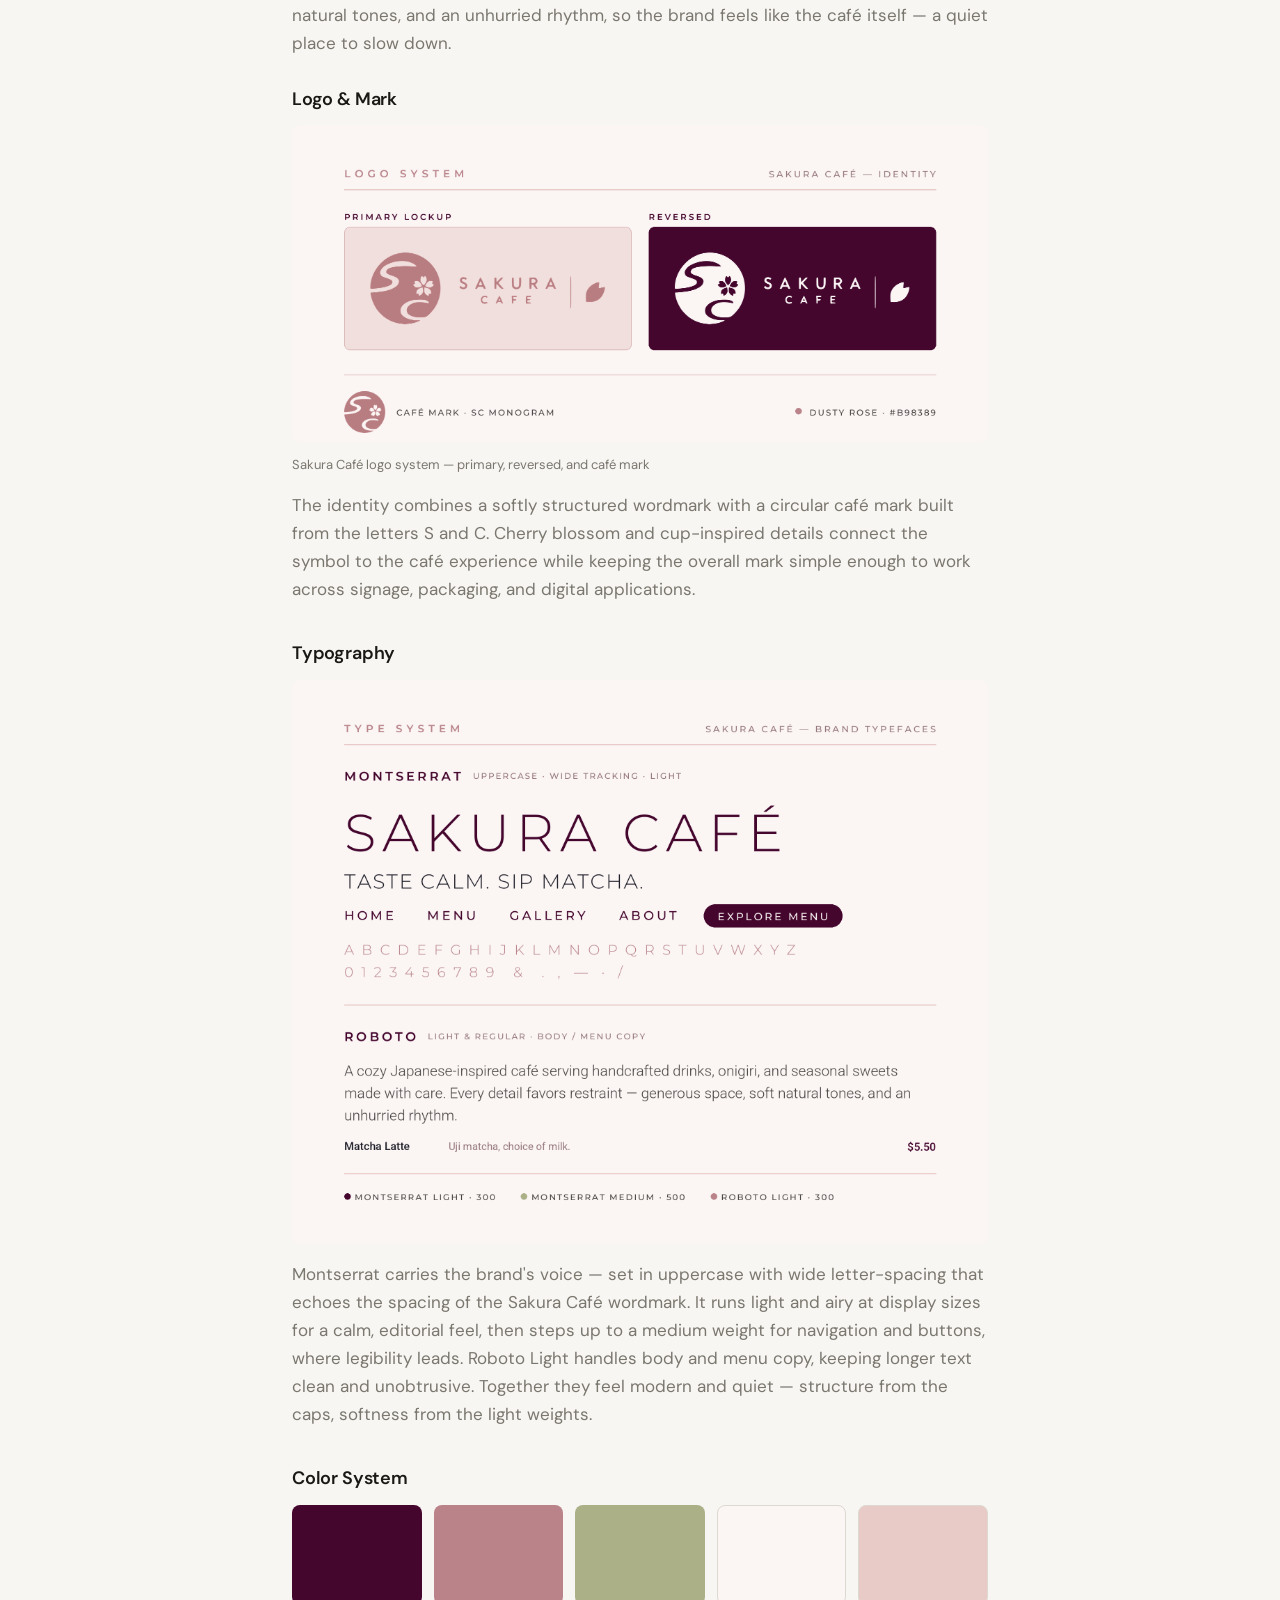
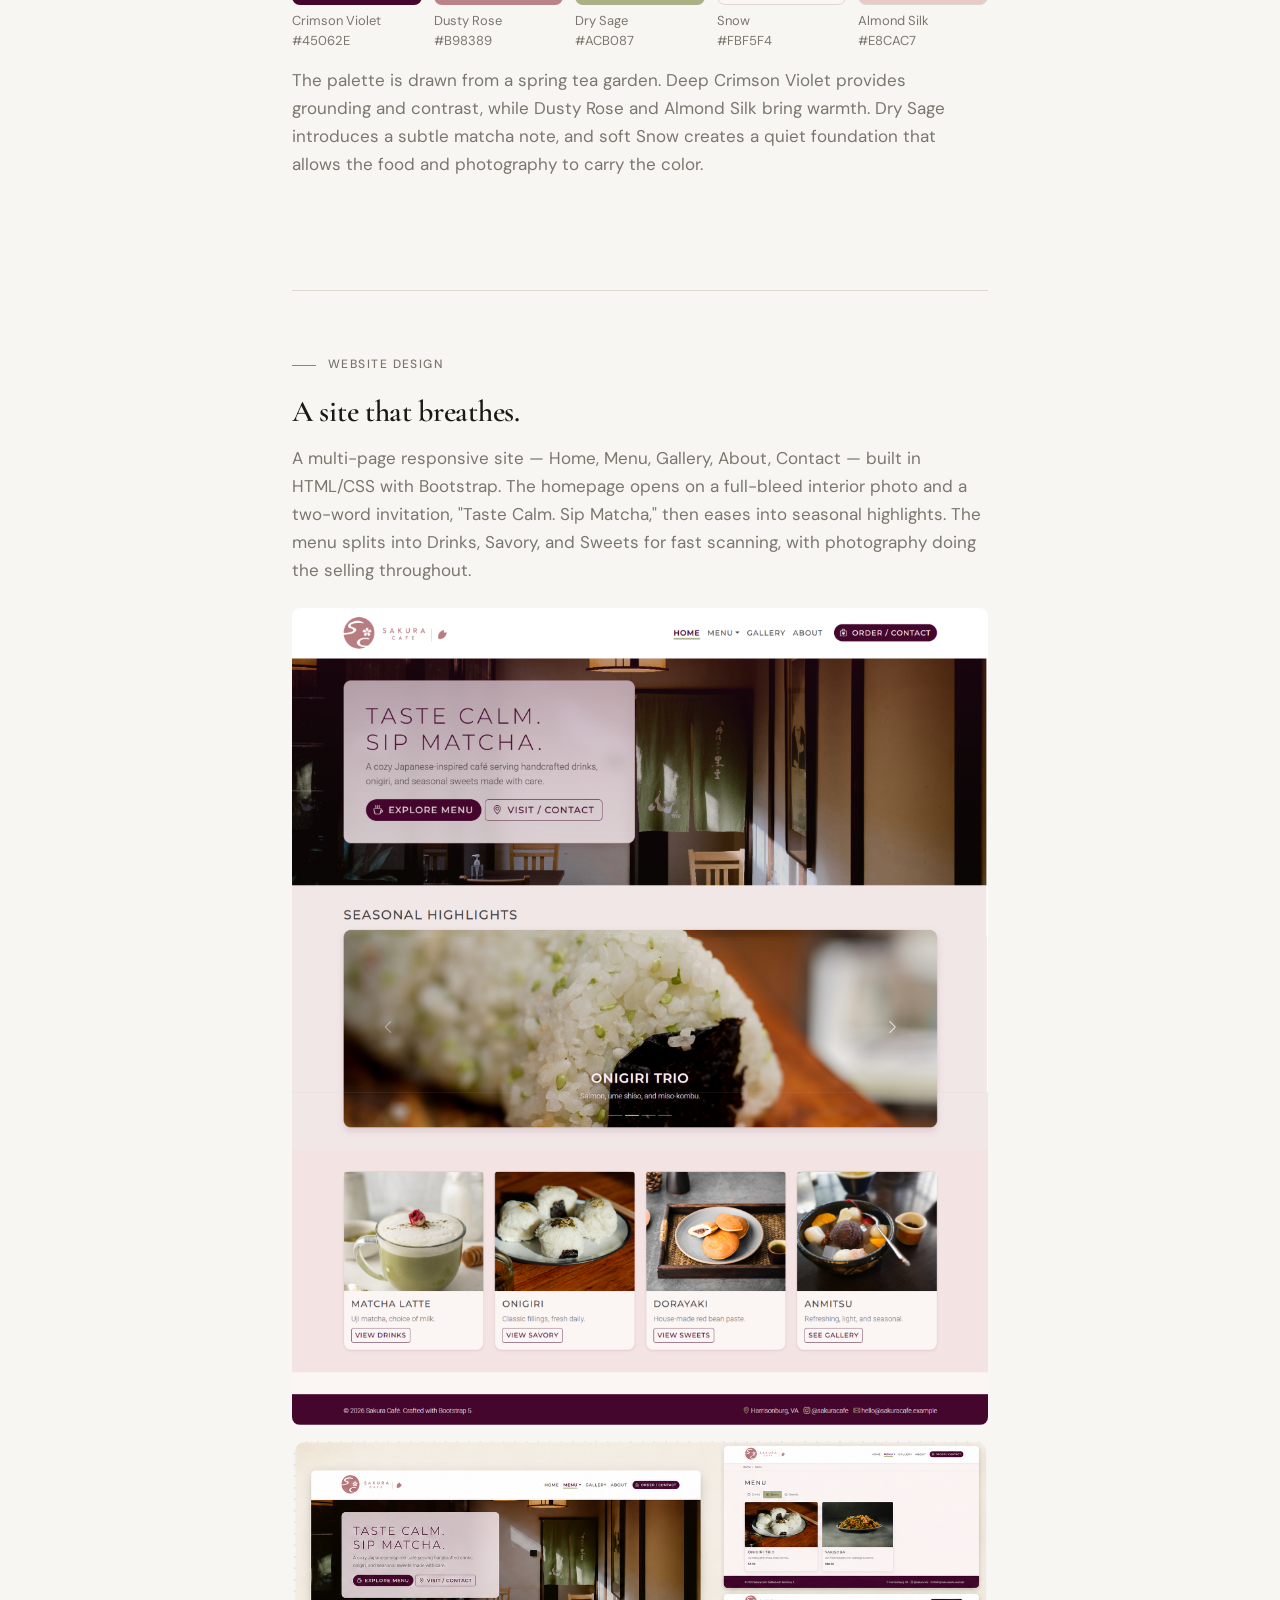
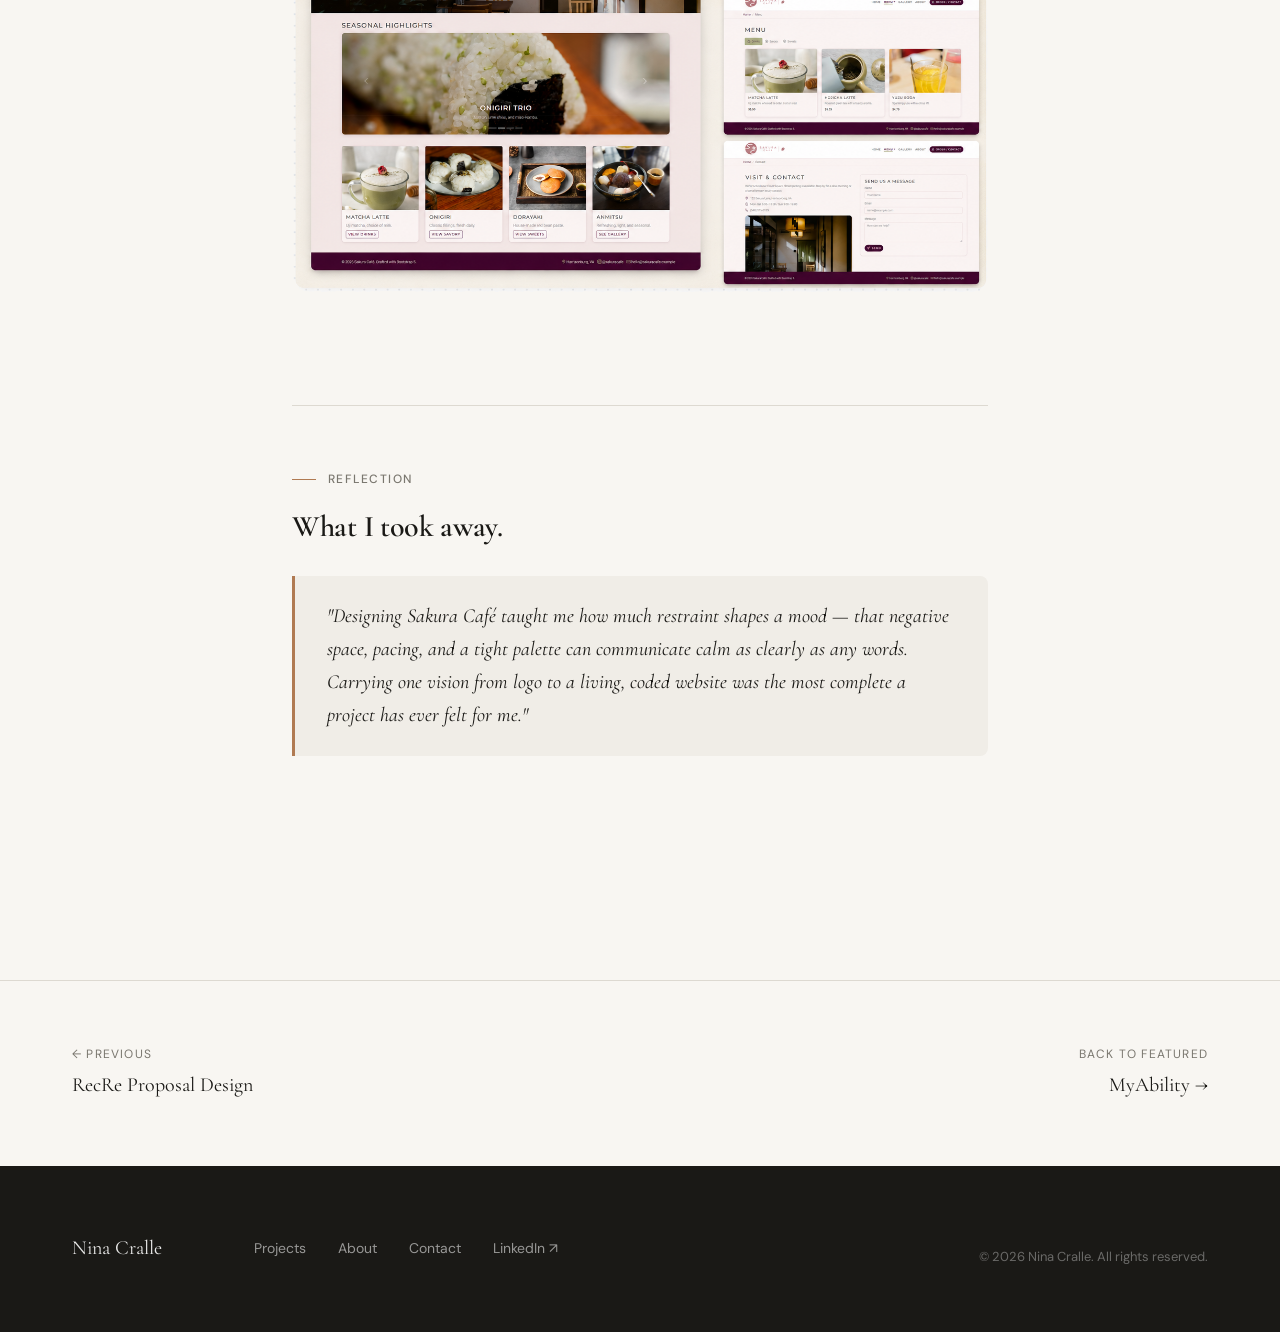
<file: projects/sakura.html>
<!DOCTYPE html>
<html lang="en">
<head>
  <meta charset="UTF-8" />
  <meta name="viewport" content="width=device-width, initial-scale=1.0" />
  <meta name="description" content="Sakura Café — a branding and web design concept by Nina Cralle." />
  <title>Sakura Café — Nina Cralle</title>

  <link rel="preconnect" href="https://fonts.googleapis.com" />
  <link rel="preconnect" href="https://fonts.gstatic.com" crossorigin />
  <link href="https://fonts.googleapis.com/css2?family=Cormorant+Garamond:ital,wght@0,400;0,500;0,600;1,400;1,500&family=DM+Sans:wght@400;500;600&display=swap" rel="stylesheet" />
  <link rel="icon" type="image/png" href="/assets/images/logo/nc-monogram.svg" />
  <link rel="stylesheet" href="../css/styles.css" />
</head>
<body>

  <!-- NAVIGATION -->
  <nav class="nav" role="navigation" aria-label="Main navigation">
    <div class="nav__inner">
      <a href="../index.html" class="nav__logo">Nina Cralle</a>
      <ul class="nav__links" role="list">
        <li><a href="../projects.html" class="active">Projects</a></li>
        <li><a href="../about.html">About</a></li>
        <li><a href="../contact.html">Contact</a></li>
      </ul>
      <button class="nav__toggle" aria-label="Toggle menu" aria-expanded="false">
        <span></span><span></span><span></span>
      </button>
    </div>
  </nav>
  <div class="nav__mobile" aria-hidden="true">
    <a href="../projects.html">Projects</a>
    <a href="../about.html">About</a>
    <a href="../contact.html">Contact</a>
  </div>


  <!-- PROJECT HERO -->
  <section class="project-hero">
    <div class="project-hero__inner">
      <a href="../projects.html" class="project-back">All projects</a>

      <div class="project-hero__meta" data-animate>
        <span class="project-meta-tag accent">Branding / Visual Design</span>
        <span class="project-meta-tag">·</span>
        <span class="project-meta-tag">2025</span>
        <span class="project-meta-tag">·</span>
        <span class="project-meta-tag">Website & Identity Concept</span>
      </div>

      <h1 class="project-hero__title" data-animate data-delay="1">Sakura Café</h1>

      <p class="project-hero__subtitle" data-animate data-delay="2">
        A branding and web design concept inspired by Japanese aesthetics — focused on visual
        identity, layout, and storytelling.
      </p>
      
      <div class="project-hero__image" data-animate data-delay="3">
          <img
            src="../assets/images/projects/sakura/hero.png"
            alt="Sakura Café branding concept showing logo, color palette, and website homepage mockup"
            class="project-img project-img--hero"
          />
      </div>
    </div>
  </section>


  <!-- PROJECT CONTENT -->
  <main class="project-content">


    <!-- OVERVIEW -->
    <section class="project-section" data-animate>
      <div class="project-section__label">
        <span class="eyebrow">Overview</span>
      </div>
      <p class="wide dark">
        Sakura Café is a branding and website design concept rooted in Japanese aesthetics. The project
        explores visual identity — logo, color palette, typography, and layout — through the lens of
        cultural storytelling and quiet elegance.
      </p>
      <p style="margin-top:0.75rem;">A concept project pairing brand identity with a fully built, responsive website — an exercise in carrying one aesthetic vision from logo all the way to live code.</p>
    </section>

    <hr class="divider" />


    <!-- DESIGN DIRECTION -->
    <section class="project-section" data-animate>
      <div class="project-section__label">
        <span class="eyebrow">Design Direction</span>
      </div>
      <h2>Designing Calm.</h2>
      <p>The concept leans on Japanese design principles — ma (the beauty of negative space), wabi-sabi (warmth in the handmade and imperfect), and the fleeting seasonality of sakura. Every decision favors restraint: generous white space, soft natural tones, and an unhurried rhythm, so the brand feels like the café itself — a quiet place to slow down.</p>

      <!-- Brand elements: palette, type, logo -->
      <!-- Logo system -->
<h4 style="margin-top:2rem; margin-bottom:1rem;">Logo &amp; Mark</h4>

<img
  src="../assets/images/projects/sakura/sakura-logo-panel.png"
  alt="Sakura Café logo system — primary lockup, reversed version on crimson violet, and the SC café mark."
  class="project-img project-img--full"
/>
<p class="caption" style="margin-top:0.75rem;">Sakura Café logo system — primary, reversed, and café mark</p>


<p style="margin-top:1rem;">
  The identity combines a softly structured wordmark with a circular café
  mark built from the letters S and C. Cherry blossom and cup-inspired
  details connect the symbol to the café experience while keeping the
  overall mark simple enough to work across signage, packaging, and
  digital applications.
</p>


<!-- Typography -->
<h4 style="margin-top:2.5rem; margin-bottom:1rem;">Typography</h4>

<img
  src="../assets/images/projects/sakura/type-specimen.png"
  alt="Sakura Café typography specimen — Montserrat uppercase display and Roboto Light body text."
  class="project-img project-img--full"
/>


<p style="margin-top:1rem;">
  Montserrat carries the brand's voice — set in uppercase with wide letter-spacing
  that echoes the spacing of the Sakura Café wordmark. It runs light and airy at
  display sizes for a calm, editorial feel, then steps up to a medium weight for
  navigation and buttons, where legibility leads. Roboto Light handles body and menu
  copy, keeping longer text clean and unobtrusive. Together they feel modern and
  quiet — structure from the caps, softness from the light weights.
</p>


<!-- Color system -->
<h4 style="margin-top:2.5rem; margin-bottom:1rem;">Color System</h4>

<div class="sakura-palette" aria-label="Sakura Café color palette">

  <div class="sakura-swatch">
    <div
      class="sakura-swatch__color"
      style="background-color:#45062E;"
      title="Crimson Violet"
    ></div>
    <p class="caption">
      Crimson Violet<br>
      #45062E
    </p>
  </div>

  <div class="sakura-swatch">
    <div
      class="sakura-swatch__color"
      style="background-color:#B98389;"
      title="Dusty Rose"
    ></div>
    <p class="caption">
      Dusty Rose<br>
      #B98389
    </p>
  </div>

  <div class="sakura-swatch">
    <div
      class="sakura-swatch__color"
      style="background-color:#ACB087;"
      title="Dry Sage"
    ></div>
    <p class="caption">
      Dry Sage<br>
      #ACB087
    </p>
  </div>

  <div class="sakura-swatch">
    <div
      class="sakura-swatch__color sakura-swatch__color--light"
      style="background-color:#FBF5F4;"
      title="Snow"
    ></div>
    <p class="caption">
      Snow<br>
      #FBF5F4
    </p>
  </div>

  <div class="sakura-swatch">
    <div
      class="sakura-swatch__color sakura-swatch__color--light"
      style="background-color:#E8CAC7;"
      title="Almond Silk"
    ></div>
    <p class="caption">
      Almond Silk<br>
      #E8CAC7
    </p>
  </div>

</div>

<p style="margin-top:1rem;">
  The palette is drawn from a spring tea garden. Deep Crimson Violet
  provides grounding and contrast, while Dusty Rose and Almond Silk bring
  warmth. Dry Sage introduces a subtle matcha note, and soft Snow creates
  a quiet foundation that allows the food and photography to carry the
  color.
</p>
    </section>

    <hr class="divider" />


    <!-- WEBSITE DESIGN -->
    <section class="project-section" data-animate>
      <div class="project-section__label">
        <span class="eyebrow">Website Design</span>
      </div>
      <h2>A site that breathes.</h2>
      <p>A multi-page responsive site — Home, Menu, Gallery, About, Contact — built in HTML/CSS with Bootstrap. The homepage opens on a full-bleed interior photo and a two-word invitation, "Taste Calm. Sip Matcha," then eases into seasonal highlights. The menu splits into Drinks, Savory, and Sweets for fast scanning, with photography doing the selling throughout.</p>

     <!-- Website screens -->
      <div style="margin-top:1.5rem; display:flex; flex-direction:column; gap:1rem;">
        <img
          src="../assets/images/projects/sakura/homepage.png"
          alt="Sakura Café homepage — hero, seasonal highlights, and featured items."
          class="project-img project-img--full"
        />
        <img
          src="../assets/images/projects/sakura/screens.png"
          alt="Sakura Café menu and contact pages across multiple screens."
          class="project-img project-img--full"
        />
      </div>
    </section>

    <hr class="divider" />


    <!-- REFLECTION -->
    <section class="project-section" data-animate>
      <div class="project-section__label">
        <span class="eyebrow">Reflection</span>
      </div>
      <h2>What I took away.</h2>

      <div class="reflection-block">
        <p>"Designing Sakura Café taught me how much restraint shapes a mood — that negative space, pacing, and a tight palette can communicate calm as clearly as any words. Carrying one vision from logo to a living, coded website was the most complete a project has ever felt for me."</p>
      </div>
    </section>


  </main>


  <!-- PROJECT NAVIGATION -->
  <nav class="project-nav" aria-label="Project navigation">
    <div class="project-nav__inner">
      <a href="recre.html" class="project-nav__link">
        <span class="project-nav__label">← Previous</span>
        <span class="project-nav__title">RecRe Proposal Design</span>
      </a>
      <a href="myability.html" class="project-nav__link project-nav__link--next">
        <span class="project-nav__label">Back to featured</span>
        <span class="project-nav__title">MyAbility →</span>
      </a>
    </div>
  </nav>


  <!-- FOOTER -->
  <footer class="footer">
    <div class="footer__inner">
      <span class="footer__name">Nina Cralle</span>
      <nav class="footer__links" aria-label="Footer navigation">
        <a href="../projects.html">Projects</a>
        <a href="../about.html">About</a>
        <a href="../contact.html">Contact</a>
        <a href="https://linkedin.com/in/ninacralle" target="_blank" rel="noopener">LinkedIn ↗</a>
      </nav>
      <p class="footer__copy">© 2026 Nina Cralle. All rights reserved.</p>
    </div>
  </footer>

  <script src="../js/script.js"></script>
</body>
</html>
</file>
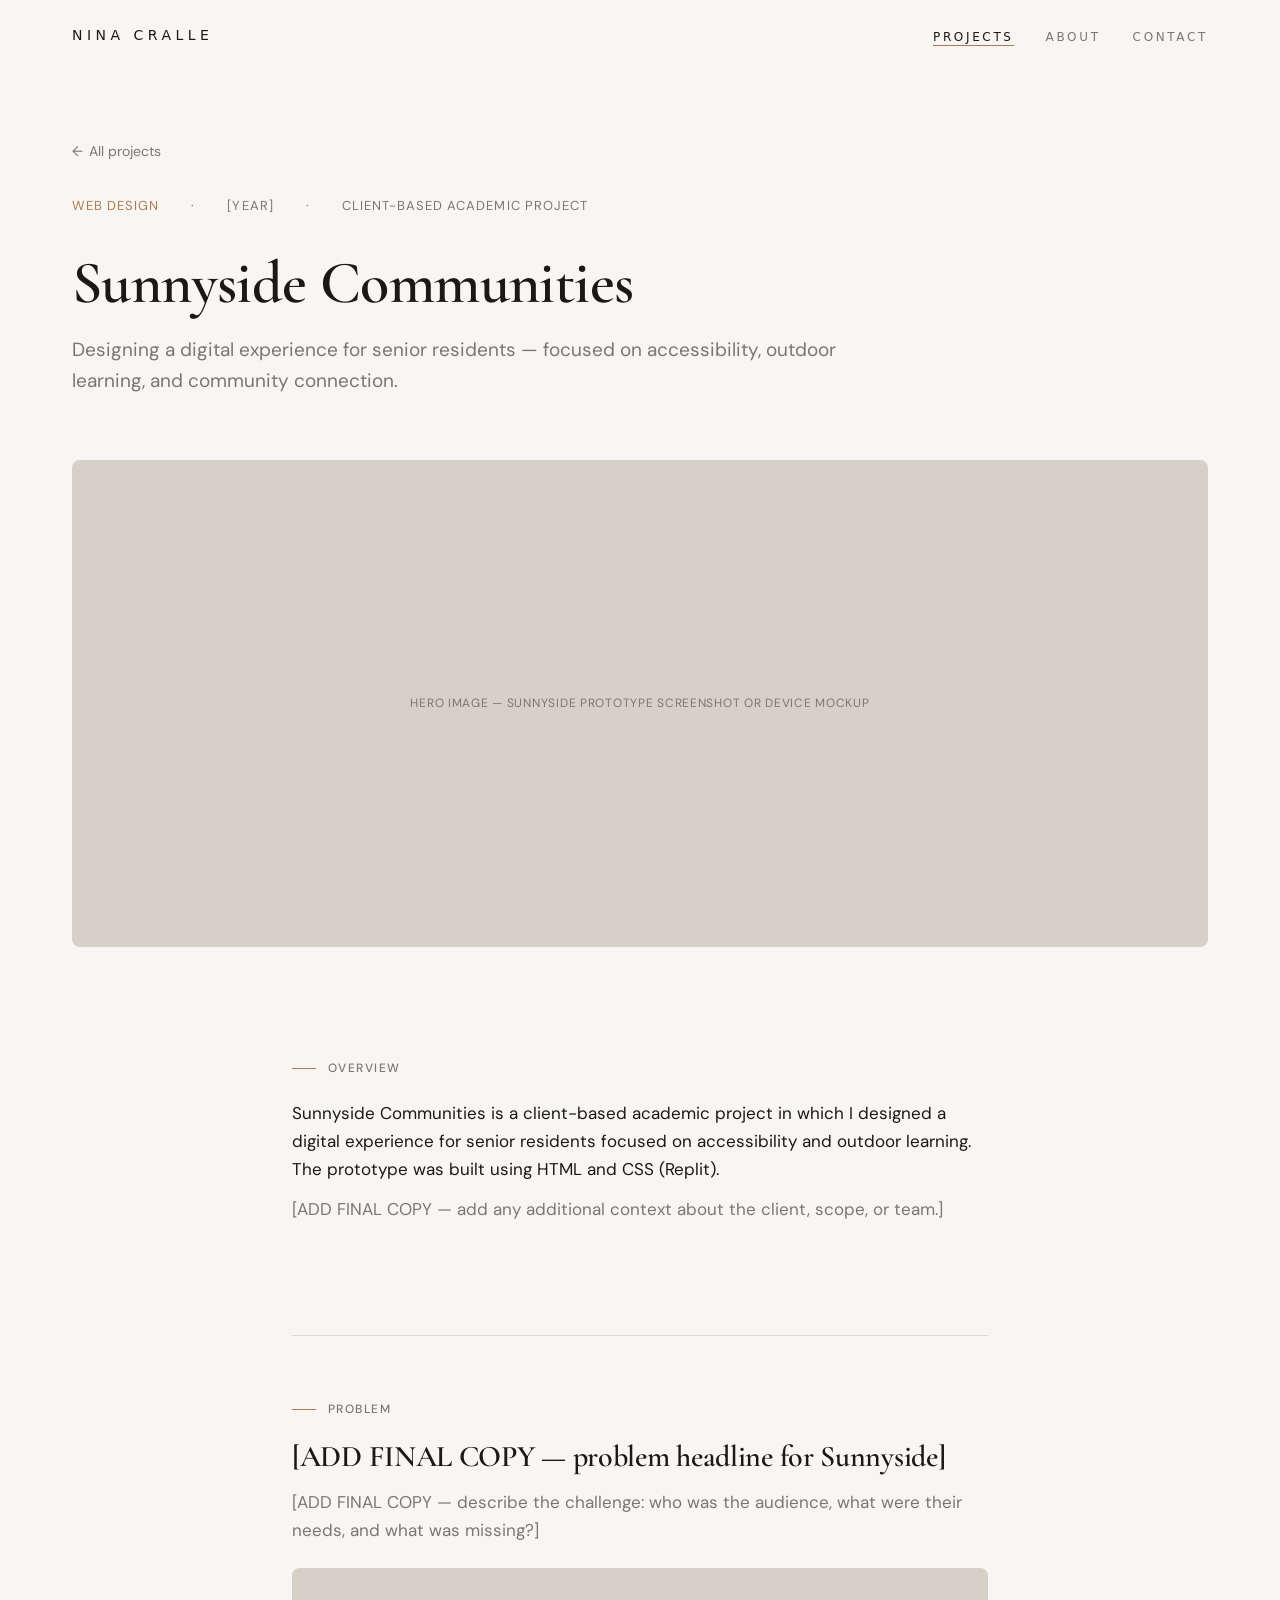
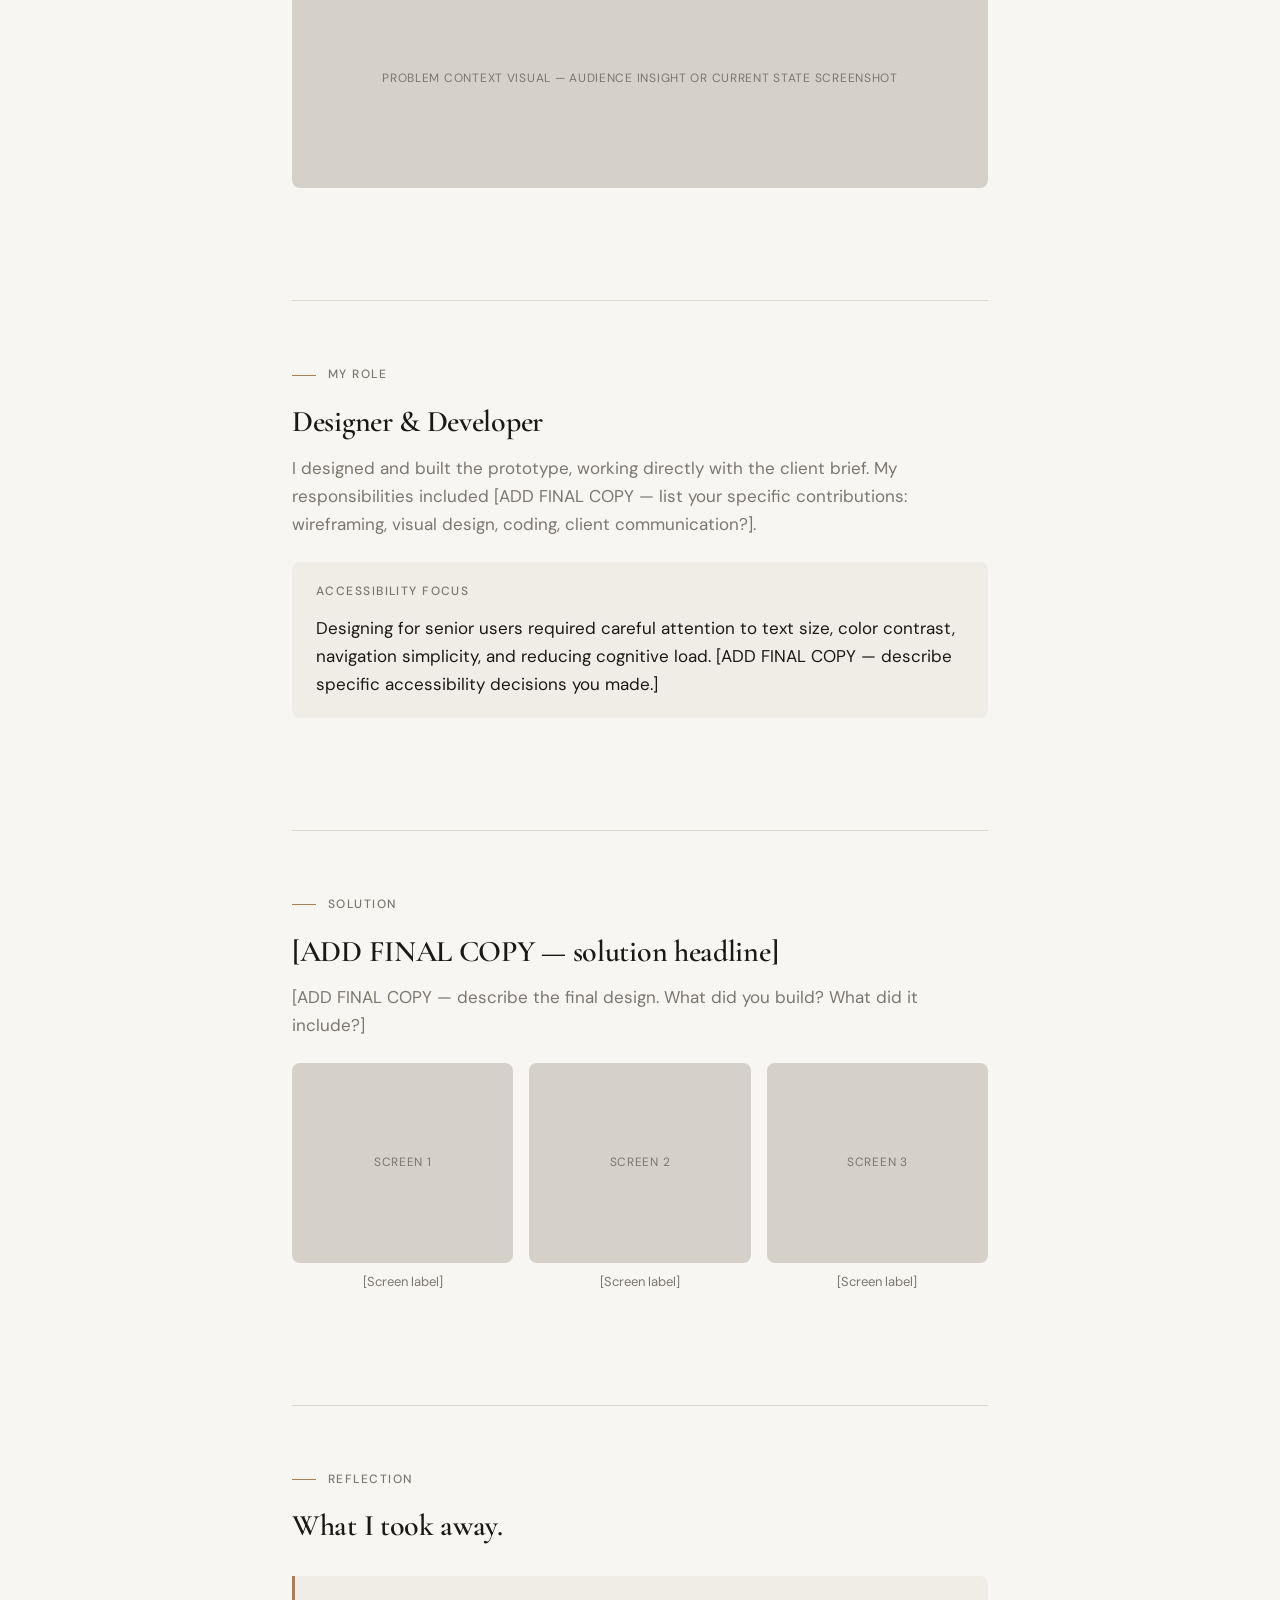
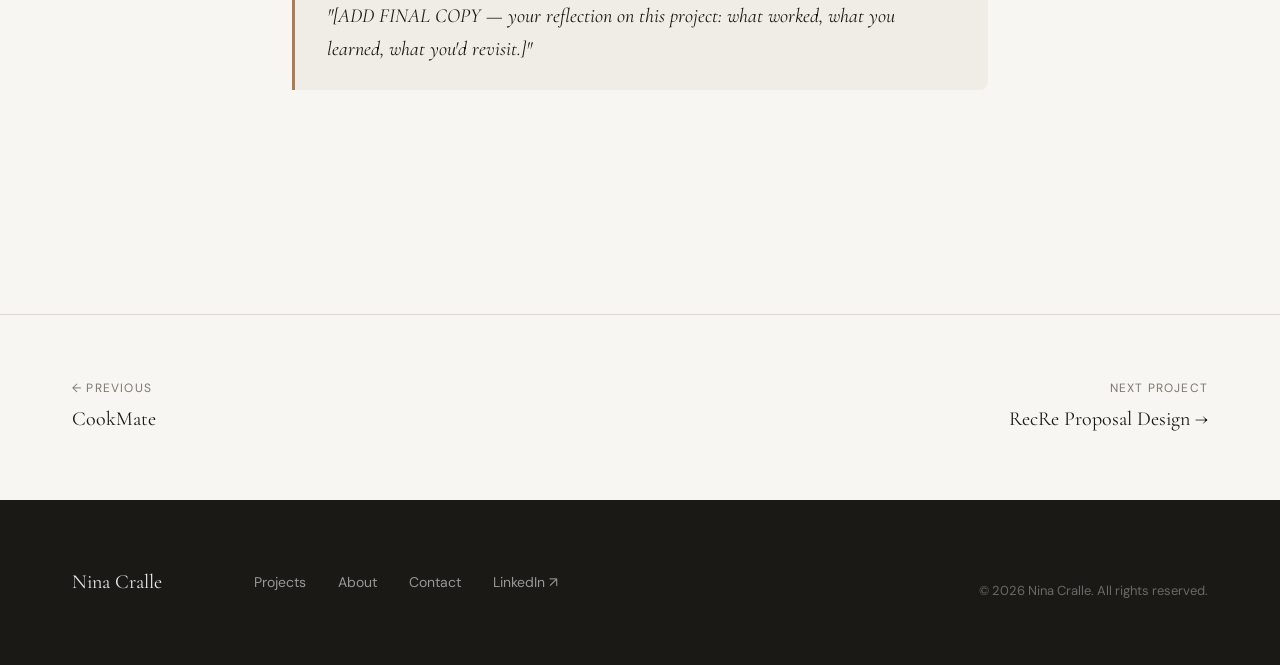
<file: projects/sunnyside.html>
<!DOCTYPE html>
<html lang="en">
<head>
  <meta charset="UTF-8" />
  <meta name="viewport" content="width=device-width, initial-scale=1.0" />
  <meta name="description" content="Sunnyside Communities — a UX case study by Nina Cralle. Senior-friendly web prototype." />
  <title>Sunnyside Communities — Nina Cralle</title>

  <link rel="preconnect" href="https://fonts.googleapis.com" />
  <link rel="preconnect" href="https://fonts.gstatic.com" crossorigin />
  <link href="https://fonts.googleapis.com/css2?family=Cormorant+Garamond:ital,wght@0,400;0,500;0,600;1,400;1,500&family=DM+Sans:wght@400;500;600&display=swap" rel="stylesheet" />
  <link rel="stylesheet" href="../css/styles.css" />
</head>
<body>

  <!-- NAVIGATION -->
  <nav class="nav" role="navigation" aria-label="Main navigation">
    <div class="nav__inner">
      <a href="../index.html" class="nav__logo">Nina Cralle</a>
      <ul class="nav__links" role="list">
        <li><a href="../projects.html" class="active">Projects</a></li>
        <li><a href="../about.html">About</a></li>
        <li><a href="../contact.html">Contact</a></li>
      </ul>
      <button class="nav__toggle" aria-label="Toggle menu" aria-expanded="false">
        <span></span><span></span><span></span>
      </button>
    </div>
  </nav>
  <div class="nav__mobile" aria-hidden="true">
    <a href="../projects.html">Projects</a>
    <a href="../about.html">About</a>
    <a href="../contact.html">Contact</a>
  </div>


  <!-- PROJECT HERO -->
  <section class="project-hero">
    <div class="project-hero__inner">
      <a href="../projects.html" class="project-back">All projects</a>

      <div class="project-hero__meta" data-animate>
        <span class="project-meta-tag accent">Web Design</span>
        <span class="project-meta-tag">·</span>
        <!-- REPLACE: year -->
        <span class="project-meta-tag">[YEAR]</span>
        <span class="project-meta-tag">·</span>
        <span class="project-meta-tag">Client-Based Academic Project</span>
      </div>

      <h1 class="project-hero__title" data-animate data-delay="1">Sunnyside Communities</h1>

      <p class="project-hero__subtitle" data-animate data-delay="2">
        Designing a digital experience for senior residents — focused on accessibility,
        outdoor learning, and community connection.
      </p>

      <!-- REPLACE: hero image -->
      <div class="project-hero__image" data-animate data-delay="3">
        <div class="img-placeholder project-img project-img--hero" aria-hidden="true">
          hero image — Sunnyside prototype screenshot or device mockup
        </div>
        <!-- REPLACE with:
          <img
            src="../assets/images/projects/sunnyside/hero.jpg"
            alt="Sunnyside Communities web prototype shown on a laptop browser"
            class="project-img project-img--hero"
          />
        -->
      </div>
    </div>
  </section>


  <!-- PROJECT CONTENT -->
  <main class="project-content">


    <!-- OVERVIEW -->
    <section class="project-section" data-animate>
      <div class="project-section__label">
        <span class="eyebrow">Overview</span>
      </div>
      <p class="wide dark">
        Sunnyside Communities is a client-based academic project in which I designed a digital experience
        for senior residents focused on accessibility and outdoor learning. The prototype was built using
        HTML and CSS (Replit).
      </p>
      <p style="margin-top:0.75rem;">[ADD FINAL COPY — add any additional context about the client, scope, or team.]</p>
    </section>

    <hr class="divider" />


    <!-- PROBLEM -->
    <section class="project-section" data-animate>
      <div class="project-section__label">
        <span class="eyebrow">Problem</span>
      </div>
      <h2>[ADD FINAL COPY — problem headline for Sunnyside]</h2>
      <p>[ADD FINAL COPY — describe the challenge: who was the audience, what were their needs, and what was missing?]</p>

      <div style="margin-top: 1.5rem;">
        <div class="img-placeholder project-img" style="min-height:220px;" aria-hidden="true">
          problem context visual — audience insight or current state screenshot
        </div>
      </div>
    </section>

    <hr class="divider" />


    <!-- MY ROLE -->
    <section class="project-section" data-animate>
      <div class="project-section__label">
        <span class="eyebrow">My Role</span>
      </div>
      <h2>Designer & Developer</h2>
      <p>
        I designed and built the prototype, working directly with the client brief. My responsibilities
        included [ADD FINAL COPY — list your specific contributions: wireframing, visual design, coding, client communication?].
      </p>

      <!-- Accessibility focus callout -->
      <div style="margin-top:1.5rem; padding:1.25rem 1.5rem; background:var(--color-card); border-radius:var(--radius-md);">
        <p class="eyebrow" style="margin-bottom:0.4rem;">Accessibility focus</p>
        <p class="dark wide" style="max-width:none;">
          Designing for senior users required careful attention to text size, color contrast, navigation
          simplicity, and reducing cognitive load. [ADD FINAL COPY — describe specific accessibility decisions you made.]
        </p>
      </div>
    </section>

    <hr class="divider" />


    <!-- SOLUTION -->
    <section class="project-section" data-animate>
      <div class="project-section__label">
        <span class="eyebrow">Solution</span>
      </div>
      <h2>[ADD FINAL COPY — solution headline]</h2>
      <p>[ADD FINAL COPY — describe the final design. What did you build? What did it include?]</p>

      <!-- Key screens -->
      <div class="process-row" style="margin-top:1.5rem;">
        <div>
          <div class="img-placeholder project-img" style="min-height:200px;" aria-hidden="true">screen 1</div>
          <p class="caption" style="margin-top:0.5rem; text-align:center;">[Screen label]</p>
        </div>
        <div>
          <div class="img-placeholder project-img" style="min-height:200px;" aria-hidden="true">screen 2</div>
          <p class="caption" style="margin-top:0.5rem; text-align:center;">[Screen label]</p>
        </div>
        <div>
          <div class="img-placeholder project-img" style="min-height:200px;" aria-hidden="true">screen 3</div>
          <p class="caption" style="margin-top:0.5rem; text-align:center;">[Screen label]</p>
        </div>
      </div>
    </section>

    <hr class="divider" />


    <!-- REFLECTION -->
    <section class="project-section" data-animate>
      <div class="project-section__label">
        <span class="eyebrow">Reflection</span>
      </div>
      <h2>What I took away.</h2>

      <div class="reflection-block">
        <p>"[ADD FINAL COPY — your reflection on this project: what worked, what you learned, what you'd revisit.]"</p>
      </div>
    </section>


  </main>


  <!-- PROJECT NAVIGATION -->
  <nav class="project-nav" aria-label="Project navigation">
    <div class="project-nav__inner">
      <a href="cookmate.html" class="project-nav__link">
        <span class="project-nav__label">← Previous</span>
        <span class="project-nav__title">CookMate</span>
      </a>
      <a href="recre.html" class="project-nav__link project-nav__link--next">
        <span class="project-nav__label">Next project</span>
        <span class="project-nav__title">RecRe Proposal Design →</span>
      </a>
    </div>
  </nav>


  <!-- FOOTER -->
  <footer class="footer">
    <div class="footer__inner">
      <span class="footer__name">Nina Cralle</span>
      <nav class="footer__links" aria-label="Footer navigation">
        <a href="../projects.html">Projects</a>
        <a href="../about.html">About</a>
        <a href="../contact.html">Contact</a>
        <a href="https://linkedin.com/in/ninacralle" target="_blank" rel="noopener">LinkedIn ↗</a>
      </nav>
      <p class="footer__copy">© 2026 Nina Cralle. All rights reserved.</p>
    </div>
  </footer>

  <script src="../js/script.js"></script>
</body>
</html>
</file>
<file: css/styles.css>
/* ============================================================
   Nina Cralle Portfolio — styles.css
   ============================================================
   Fonts loaded in HTML:
     - Fredericka the Great (legacy hero name — no longer used on home)
     - Cormorant Garamond (display, italic keywords)
     - DM Sans (body)
     - Instrument Sans (nav + labels)

   Table of Contents:
     1.  Design tokens (variables)
     2.  Reset & base
     3.  Typography
     4.  Layout utilities
     5.  Navigation
     6.  Buttons & links
     7.  Image utilities
     8.  Home — hero (mock composition)
     9.  Home — featured projects grid
     10. Home — tagline strip
     11. Home — legacy about strip (still used)
     12. Home — legacy CTA strip (still used)
     13. Projects list page
     14. Project detail page
     15. About page
     16. Contact page
     17. Footer
     18. Animations
     19. Responsive
   ============================================================ */


/* ============================================================
   1. DESIGN TOKENS
   ============================================================ */

:root {
  /* Colors */
  --color-bg:          #F8F6F2;
  --color-surface:     #FFFFFF;
  --color-card:        #F0EDE7;
  --color-card-warm:   #F1ECE2;
  --color-text:        #1A1916;
  --color-muted:       #7A776F;
    --color-accent:      #B07A52;
  --color-accent-dark: #8A5C38;
  --color-rust:        #C2621D;   /* hanko rust — hero accent only */
  --color-rust-dark:   #A5501A;
  --color-border:      #DDD9D1;
  --color-placeholder: #D5D1C9;

  /* Typography */
  --font-display: 'Cormorant Garamond', Georgia, 'Times New Roman', serif;
  --font-body:    'DM Sans', system-ui, -apple-system, sans-serif;
  --font-mono:    'Instrument Sans', system-ui, sans-serif;

  /* Spacing */
  --space-xs:  0.5rem;
  --space-sm:  1rem;
  --space-md:  2rem;
  --space-lg:  4rem;
  --space-xl:  7rem;
  --space-2xl: 10rem;

  /* Sizing */
  --max-width:     1200px;
  --content-width: 760px;
  --nav-height:    72px;

  /* Radius */
  --radius-sm: 4px;
  --radius-md: 8px;
  --radius-lg: 16px;

  /* Motion */
  --ease:      0.25s ease;
  --ease-slow: 0.5s ease;
}


/* ============================================================
   2. RESET & BASE
   ============================================================ */

*, *::before, *::after {
  box-sizing: border-box;
  margin: 0;
  padding: 0;
}

html {
  scroll-behavior: smooth;
  -webkit-font-smoothing: antialiased;
  -moz-osx-font-smoothing: grayscale;
}

body {
  background-color: var(--color-bg);
  color: var(--color-text);
  font-family: var(--font-body);
  font-size: 1.0625rem;
  line-height: 1.65;
  min-height: 100vh;
  padding-top: var(--nav-height);
}

img {
  display: block;
  max-width: 100%;
  height: auto;
}

a { color: inherit; text-decoration: none; }
ul, ol { list-style: none; }

button {
  cursor: pointer;
  border: none;
  background: none;
  font-family: inherit;
}

:focus-visible {
  outline: 2px solid var(--color-accent);
  outline-offset: 3px;
  border-radius: 2px;
}

::selection {
  background-color: var(--color-accent);
  color: #fff;
}


/* ============================================================
   3. TYPOGRAPHY
   ============================================================ */

h1, h2, h3, h4 {
  font-family: var(--font-display);
  font-weight: 600;
  line-height: 1.15;
  letter-spacing: -0.01em;
}

h1 { font-size: clamp(2.25rem, 5vw, 3.75rem); }
h2 { font-size: clamp(1.75rem, 3.5vw, 2.5rem); }
h3 { font-size: clamp(1.25rem, 2.5vw, 1.625rem); }
h4 { font-size: 1.125rem; font-weight: 600; font-family: var(--font-body); }

p {
  color: var(--color-muted);
  max-width: 62ch;
}

p.wide { max-width: 80ch; }
p.dark { color: var(--color-text); }

.eyebrow {
  font-family: var(--font-body);
  font-size: 0.75rem;
  font-weight: 500;
  letter-spacing: 0.12em;
  text-transform: uppercase;
  color: var(--color-muted);
}

.caption {
  font-size: 0.8125rem;
  color: var(--color-muted);
}

strong { font-weight: 600; color: var(--color-text); }
.italic { font-style: italic; }


/* ============================================================
   4. LAYOUT UTILITIES
   ============================================================ */

.container {
  max-width: var(--max-width);
  margin-inline: auto;
  padding-inline: var(--space-md);
}

.container--narrow {
  max-width: var(--content-width);
  margin-inline: auto;
  padding-inline: var(--space-md);
}

.section    { padding-block: var(--space-xl); }
.section--sm { padding-block: var(--space-lg); }

.divider {
  border: none;
  border-top: 1px solid var(--color-border);
  margin-block: var(--space-lg);
}

.split {
  display: flex;
  gap: var(--space-lg);
  align-items: flex-start;
}
.split > * { flex: 1; }

.sr-only {
  position: absolute;
  width: 1px;
  height: 1px;
  padding: 0;
  margin: -1px;
  overflow: hidden;
  clip: rect(0, 0, 0, 0);
  white-space: nowrap;
  border-width: 0;
}


/* ============================================================
   5. NAVIGATION
   ============================================================ */

.nav {
  position: fixed;
  top: 0; left: 0; right: 0;
  z-index: 100;
  height: var(--nav-height);
  display: flex;
  align-items: center;
  background-color: rgba(248, 246, 242, 0.88);
  backdrop-filter: blur(12px);
  -webkit-backdrop-filter: blur(12px);
  border-bottom: 1px solid transparent;
  transition: border-color var(--ease);
}

.nav.scrolled { border-bottom-color: var(--color-border); }

.nav__inner {
  max-width: var(--max-width);
  width: 100%;
  margin-inline: auto;
  padding-inline: var(--space-md);
  display: flex;
  align-items: center;
  justify-content: space-between;
}

/* Logo (uppercase, tracked, Instrument Sans) */
.nav__logo {
  font-family: var(--font-mono);
  font-size: 0.875rem;
  font-weight: 500;
  letter-spacing: 0.32em;
  text-transform: uppercase;
  color: var(--color-text);
  text-decoration: none;
  transition: color var(--ease);
}
.nav__logo:hover { color: var(--color-accent); }

/* Desktop nav links */
.nav__links {
  display: flex;
  gap: var(--space-md);
  align-items: center;
}

.nav__links a {
  font-family: var(--font-mono);
  font-size: 0.75rem;
  font-weight: 500;
  letter-spacing: 0.22em;
  text-transform: uppercase;
  color: var(--color-muted);
  text-decoration: none;
  position: relative;
  padding-bottom: 2px;
  transition: color var(--ease);
}

.nav__links a::after {
  content: '';
  position: absolute;
  bottom: 0; left: 0;
  width: 0; height: 1px;
  background-color: var(--color-accent);
  transition: width var(--ease);
}

.nav__links a:hover,
.nav__links a.active { color: var(--color-text); }

.nav__links a:hover::after,
.nav__links a.active::after { width: 100%; }

/* Mobile hamburger */
.nav__toggle {
  display: none;
  flex-direction: column;
  gap: 5px;
  padding: 4px;
  background: none;
  border: none;
  cursor: pointer;
}

.nav__toggle span {
  display: block;
  width: 22px;
  height: 1.5px;
  background-color: var(--color-text);
  transition: transform var(--ease), opacity var(--ease);
}

.nav__toggle.open span:nth-child(1) { transform: translateY(6.5px) rotate(45deg); }
.nav__toggle.open span:nth-child(2) { opacity: 0; }
.nav__toggle.open span:nth-child(3) { transform: translateY(-6.5px) rotate(-45deg); }

/* Mobile drawer */
.nav__mobile {
  display: none;
  position: fixed;
  top: var(--nav-height);
  left: 0; right: 0;
  background-color: var(--color-bg);
  border-bottom: 1px solid var(--color-border);
  padding: var(--space-md);
  flex-direction: column;
  gap: var(--space-sm);
  z-index: 99;
}

.nav__mobile.open { display: flex; }

.nav__mobile a {
  font-family: var(--font-mono);
  font-size: 0.9rem;
  letter-spacing: 0.22em;
  text-transform: uppercase;
  color: var(--color-text);
  padding-block: var(--space-xs);
  border-bottom: 1px solid var(--color-border);
}


/* ============================================================
   6. BUTTONS & LINKS
   ============================================================ */

.btn {
  display: inline-flex;
  align-items: center;
  gap: 0.5rem;
  padding: 0.75rem 1.75rem;
  border-radius: var(--radius-sm);
  font-family: var(--font-body);
  font-size: 0.875rem;
  font-weight: 500;
  letter-spacing: 0.03em;
  text-decoration: none;
  transition: background-color var(--ease), color var(--ease),
              transform var(--ease), box-shadow var(--ease);
  cursor: pointer;
}

.btn--primary {
  background-color: var(--color-text);
  color: #fff;
}
.btn--primary:hover {
  background-color: var(--color-accent);
  transform: translateY(-1px);
  box-shadow: 0 4px 16px rgba(176, 122, 82, 0.25);
}

.btn--outline {
  background-color: transparent;
  color: var(--color-text);
  border: 1.5px solid var(--color-text);
}
.btn--outline:hover {
  background-color: var(--color-text);
  color: #fff;
  transform: translateY(-1px);
}

.btn--ghost {
  background: none;
  color: var(--color-accent);
  padding-inline: 0;
  font-weight: 500;
}
.btn--ghost::after {
  content: '→';
  transition: transform var(--ease);
  display: inline-block;
}
.btn--ghost:hover::after { transform: translateX(4px); }

.text-link {
  color: var(--color-accent);
  text-decoration: underline;
  text-underline-offset: 3px;
  transition: color var(--ease);
}
.text-link:hover { color: var(--color-accent-dark); }


/* ============================================================
   7. IMAGE UTILITIES
   ============================================================ */

.img-placeholder {
  background-color: var(--color-placeholder);
  border-radius: var(--radius-md);
  display: flex;
  align-items: center;
  justify-content: center;
  width: 100%;
  min-height: 260px;
  font-size: 0.75rem;
  color: var(--color-muted);
  letter-spacing: 0.06em;
  text-transform: uppercase;
  font-family: var(--font-body);
}

.project-img {
  width: 100%;
  border-radius: var(--radius-md);
  object-fit: cover;
  background-color: var(--color-placeholder);
}

.project-img--tall  { aspect-ratio: 4 / 5; }
.project-img--wide  { aspect-ratio: 16 / 9; }
.project-img--sq    { aspect-ratio: 1 / 1; }
.project-img--hero  { aspect-ratio: 21 / 9; min-height: 320px; }

.project-img--full {
  object-fit: contain;
  height: auto;
  aspect-ratio: unset;
  background-color: transparent;
}


/* ============================================================
   8. HOME — HERO (statement + seal)
   ============================================================ */

.hero-mock {
  background-color: var(--color-bg);
  padding-top: clamp(3rem, 6vw, 5.5rem);
  padding-bottom: clamp(3rem, 6vw, 5rem);
  overflow: hidden;
}

.hero-mock__inner {
  max-width: 1080px;
  margin-inline: auto;
  padding-inline: var(--space-md);
  display: flex;
  align-items: center;
  justify-content: space-between;
  gap: clamp(1.5rem, 4vw, 3.5rem);
  text-align: left;
}

.hero-mock__text {
  flex: 1 1 auto;
  min-width: 0;
}

/* "PRODUCT DESIGNER · UX DESIGNER" eyebrow */
.hero-mock__role {
  font-family: var(--font-mono);
  font-size: 0.8125rem;
  font-weight: 600;
  letter-spacing: 0.28em;
  text-transform: uppercase;
  color: var(--color-rust);
  margin-bottom: 1.5rem;
}

/* Primary statement */
.hero-mock__headline {
  font-family: var(--font-display);
  font-weight: 600;
  font-size: clamp(2.25rem, 5vw, 3.75rem);
  line-height: 1.08;
  letter-spacing: -0.02em;
  color: var(--color-text);
  margin: 0;
  max-width: 20ch;   /* wraps to ~2 lines like the mock */
}

/* Supporting line with colored keywords */
.hero-mock__subhead {
  font-family: var(--font-display);
  font-weight: 500;                 /* a bit more weight so the italic serif holds up */
  font-size: clamp(1.5rem, 3vw, 2.25rem);
  line-height: 1.25;
  color: #55514A;                   /* darker warm gray — readable, still below the headline */
  margin-top: 1rem;
  max-width: none;
}

.hero-mock__subhead em {
  font-style: italic;
  color: var(--color-rust);
}

/* Action buttons */
.hero-mock__actions {
  display: flex;
  flex-wrap: wrap;
  gap: 1rem;
  margin-top: 2.25rem;
}

.hero-mock__actions .btn--primary {
  background-color: var(--color-rust);
  color: #fff;
}

.hero-mock__actions .btn--primary:hover {
  background-color: var(--color-rust-dark);
  transform: translateY(-1px);
  box-shadow: 0 4px 16px rgba(194, 98, 29, 0.28);
}

/* Hanko seal — small sign-off, bottom-right like a stamp */
.hero-mock__hanko {
  flex: 0 0 auto;
  align-self: flex-end;              /* drops to the bottom of the row */
  width: clamp(52px, 5vw, 76px);     /* ~40% smaller */
  height: auto;
  margin-bottom: 0.25rem;            /* settles it near the buttons' baseline */
}

/* ============================================================
   9. HOME — FEATURED PROJECTS GRID
   ============================================================ */

.featured-mock {
  background-color: var(--color-bg);
  padding-block: clamp(1rem, 2.5vw, 2rem);
  padding-inline: clamp(1rem, 3vw, 3rem);
}

/* 3 cards in a single row: MyAbility (2fr) + Emilia's (1fr) + Sakura (1fr) */
.featured-mock__grid {
  display: grid;
  grid-template-columns: 2fr 1fr 1fr;
  grid-template-rows: 1fr;
  gap: 1.25rem;
  max-width: 1360px;
  margin-inline: auto;
}

/* Base card */
.fcard {
  position: relative;
  background-color: var(--color-card-warm);
  border-radius: 14px;
  overflow: hidden;
  text-decoration: none;
  color: var(--color-text);
  display: flex;
  transition: transform var(--ease), box-shadow var(--ease);
}

.fcard:hover {
  transform: translateY(-3px);
  box-shadow: 0 16px 40px rgba(0, 0, 0, 0.08);
}

/* Corner badge */
.fcard__badge {
  position: absolute;
  top: 1rem;
  right: 1rem;
  z-index: 3;
  font-family: var(--font-mono);
  font-size: 0.625rem;
  font-weight: 500;
  letter-spacing: 0.18em;
  padding: 0.4rem 0.75rem;
  border-radius: 4px;
  color: #fff;
  text-transform: uppercase;
}

.fcard__badge--silver   { background: rgba(40, 40, 40, 0.78); }
.fcard__badge--capstone { background: rgba(180, 80, 50, 0.92); }
.fcard__badge--web      { background: rgba(40, 40, 40, 0.78); }

/* ── large card (myability) ── */
.fcard--large .fcard__body {
  flex: 0 0 42%;
  width: 42%;
  padding: 1.75rem 1.5rem;
  display: flex;
  flex-direction: column;
  justify-content: space-between;
  gap: 0.35rem;
}

.fcard--large .fcard__image {
  flex: 0 0 58%;
  width: 58%;
  background: linear-gradient(135deg, #C9B8D6 0%, #B8B5E0 100%);
  overflow: hidden;
}

.fcard--large .fcard__image img {
  width: 100%;
  height: 100%;
  object-fit: cover;
  object-position: center top;
  display: block;
}

/* Shrink typography inside the large card to fit the 42% column properly */
.fcard--large .fcard__title {
  font-size: clamp(1.75rem, 2.4vw, 2.25rem);
  margin-top: 0.35rem;
}

.fcard--large .fcard__meta {
  font-size: 0.78rem;
}

.fcard--large .fcard__desc {
  font-size: 0.85rem;
  max-width: none;
  margin-top: 0.75rem;
}

.fcard--large .fcard__award {
  margin-top: 1rem;
}


/* ── Small cards (Emilia's + Sakura) ── */
.fcard--small {
  flex-direction: column;
  min-height: 320px;
  max-height: 360px;
}

.fcard--small.fcard:nth-of-type(2) { grid-column: 2; grid-row: 1; }
.fcard--small.fcard:nth-of-type(3) { grid-column: 3; grid-row: 1; }

.fcard__image--top {
  width: 100%;
  aspect-ratio: unset;
  height: 60%;
  overflow: hidden;
  background-color: var(--color-card);
  flex-shrink: 0;
}

.fcard__image--top img,
.fcard__image--top .img-placeholder {
  width: 100%;
  height: 100%;
  object-fit: cover;
  border-radius: 0;
  min-height: unset;
}

.fcard__body--small {
  padding: 1rem 1.25rem 1.5rem;
  display: flex;
  flex-direction: column;
  gap: 0.25rem;
  flex-shrink: 0;
}


/* ── Card typography ── */
.fcard__eyebrow {
  font-family: var(--font-mono);
  font-size: 0.6875rem;
  font-weight: 500;
  letter-spacing: 0.22em;
  text-transform: uppercase;
  color: var(--color-muted);
}

.fcard__title {
  font-family: var(--font-display);
  font-size: clamp(2rem, 3.2vw, 2.75rem);
  font-weight: 600;
  line-height: 1.1;
  color: var(--color-text);
  margin-top: 0.5rem;
}

.fcard__title--sm {
  font-size: 1.5rem;
  margin-top: 0;
}

.fcard__meta {
  font-family: var(--font-mono);
  font-size: 0.8125rem;
  color: var(--color-muted);
  margin-top: 0.35rem;
  letter-spacing: 0.02em;
}

.fcard__desc {
  font-size: 0.9rem;
  line-height: 1.55;
  color: var(--color-muted);
  max-width: 36ch;
  margin-top: 1rem;
}

.fcard--small .fcard__desc {
  margin-top: 0.6rem;
  font-size: 0.85rem;
}

/* Award row (MyAbility) */
.fcard__award {
  display: flex;
  align-items: center;
  gap: 0.75rem;
  margin-top: 1.5rem;
}

.fcard__award-icon {
  width: 42px;
  height: 42px;
  border-radius: 50%;
  display: flex;
  align-items: center;
  justify-content: center;
  font-size: 1.25rem;
  background: rgba(0, 0, 0, 0.04);
  border: 1px solid rgba(0, 0, 0, 0.1);
}

.fcard__award-label {
  font-family: var(--font-mono);
  font-size: 0.6875rem;
  font-weight: 500;
  letter-spacing: 0.16em;
  text-transform: uppercase;
  color: var(--color-muted);
}

.fcard__award-title {
  font-family: var(--font-mono);
  font-size: 0.95rem;
  font-weight: 600;
  letter-spacing: 0.08em;
  color: var(--color-text);
  margin-top: 0.1rem;
}

/* Capstone pill (Emilia's) */
.fcard__capstone-pill {
  display: inline-flex;
  align-items: center;
  gap: 0.5rem;
  margin-top: 0.85rem;
  padding: 0.4rem 0.65rem;
  background: rgba(180, 80, 50, 0.1);
  border-radius: 100px;
  width: fit-content;
  font-family: var(--font-mono);
  font-size: 0.7rem;
  color: var(--color-text);
  line-height: 1.25;
}

.fcard__capstone-icon { font-size: 0.85rem; }
.fcard__capstone-sub  { opacity: 0.6; font-size: 0.65rem; letter-spacing: 0.05em; }


/* ============================================================
   10. HOME — TAGLINE STRIP
   ============================================================ */

.tagline-strip {
  background-color: var(--color-bg);
  padding-block: 2.5rem;
  border-top: 1px solid var(--color-border);
}

.tagline-strip__inner {
  max-width: 900px;
  margin-inline: auto;
  padding-inline: var(--space-md);
  display: flex;
  align-items: center;
  justify-content: center;
  gap: clamp(1.5rem, 5vw, 3.5rem);
}

.tagline-strip__text {
  font-family: var(--font-mono);
  font-size: 0.75rem;
  font-weight: 500;
  letter-spacing: 0.28em;
  text-transform: uppercase;
  color: var(--color-text);
  opacity: 0.75;
}

.tagline-strip__mark {
  width: clamp(36px, 4vw, 52px);
  height: auto;
  flex-shrink: 0;
}


/* ============================================================
   11. HOME — ABOUT STRIP
   ============================================================ */

.about-strip {
  padding-block: var(--space-xl);
  border-top: 1px solid var(--color-border);
}

.about-strip__inner {
  max-width: var(--max-width);
  margin-inline: auto;
  padding-inline: var(--space-md);
  display: grid;
  grid-template-columns: 1fr 1fr;
  gap: var(--space-xl);
  align-items: center;
}

.about-strip__image {
  aspect-ratio: 4 / 5;
  border-radius: var(--radius-lg);
  overflow: hidden;
}

.about-strip__image img,
.about-strip__image .img-placeholder {
  width: 100%;
  height: 100%;
  object-fit: cover;
  border-radius: 0;
}

.about-strip__content {
  display: flex;
  flex-direction: column;
  gap: var(--space-md);
}


/* ============================================================
   12. HOME — CONTACT CTA STRIP
   ============================================================ */

.cta-strip {
  background-color: var(--color-text);
  color: #fff;
  padding-block: var(--space-xl);
  text-align: center;
}

.cta-strip h2 {
  font-family: var(--font-display);
  font-size: clamp(2rem, 5vw, 3.25rem);
  color: #fff;
  margin-bottom: var(--space-sm);
}

.cta-strip p {
  color: rgba(255, 255, 255, 0.6);
  margin-inline: auto;
  margin-bottom: var(--space-md);
}

.cta-strip .btn--outline {
  color: #fff;
  border-color: rgba(255, 255, 255, 0.4);
}

.cta-strip .btn--outline:hover {
  background-color: #fff;
  color: var(--color-text);
}


/* ============================================================
   13. PROJECTS LIST PAGE
   ============================================================ */

.page-hero {
  padding-top: var(--space-xl);
  padding-bottom: var(--space-lg);
  border-bottom: 1px solid var(--color-border);
}

.page-hero__inner {
  max-width: var(--max-width);
  margin-inline: auto;
  padding-inline: var(--space-md);
}

.projects-grid {
  padding-block: var(--space-xl);
}

.projects-grid__inner {
  max-width: var(--max-width);
  margin-inline: auto;
  padding-inline: var(--space-md);
}

.projects-grid__layout {
  display: grid;
  grid-template-columns: repeat(2, 1fr);
  gap: 2rem;
}

/* Old-style .card (used on projects listing page) */
.card {
  background-color: var(--color-card);
  border-radius: var(--radius-lg);
  overflow: hidden;
  text-decoration: none;
  color: var(--color-text);
  display: flex;
  flex-direction: column;
  transition: transform var(--ease), box-shadow var(--ease);
}

.card:hover {
  transform: translateY(-4px);
  box-shadow: 0 12px 40px rgba(0, 0, 0, 0.08);
}

.card__image {
  width: 100%;
  aspect-ratio: 3 / 2;
  overflow: hidden;
}

.card__image img,
.card__image .img-placeholder {
  width: 100%;
  height: 100%;
  object-fit: cover;
  border-radius: 0;
  transition: transform var(--ease-slow);
}

.card:hover .card__image img { transform: scale(1.03); }

.card__body {
  padding: 1.5rem;
  display: flex;
  flex-direction: column;
  gap: 0.5rem;
  flex: 1;
}

.card__eyebrow {
  font-size: 0.75rem;
  font-weight: 500;
  letter-spacing: 0.1em;
  text-transform: uppercase;
  color: var(--color-accent);
}

.card__title {
  font-family: var(--font-display);
  font-size: 1.5rem;
  font-weight: 600;
  line-height: 1.2;
  color: var(--color-text);
}

.card__desc {
  font-size: 0.9375rem;
  color: var(--color-muted);
  max-width: none;
  margin-top: 0.25rem;
}

.card__link {
  margin-top: auto;
  padding-top: 1rem;
  font-size: 0.875rem;
  font-weight: 500;
  color: var(--color-accent);
  display: flex;
  align-items: center;
  gap: 0.4rem;
  transition: gap var(--ease);
}

.card:hover .card__link { gap: 0.75rem; }

.card__badge {
  display: inline-flex;
  align-items: center;
  gap: 0.3rem;
  font-size: 0.7rem;
  letter-spacing: 0.08em;
  text-transform: uppercase;
  background-color: rgba(176, 122, 82, 0.12);
  color: var(--color-accent);
  padding: 0.2rem 0.6rem;
  border-radius: 100px;
  width: fit-content;
  margin-top: 0.5rem;
}

/* Wide featured card variant */
.card--featured {
  grid-column: 1 / -1;
  flex-direction: row;
}

.card--featured .card__image {
  width: 55%;
  flex-shrink: 0;
  aspect-ratio: unset;
  min-height: 320px;
}

.card--featured .card__body {
  padding: var(--space-md);
}


/* ============================================================
   14. PROJECT DETAIL PAGE
   ============================================================ */

.project-back {
  display: inline-flex;
  align-items: center;
  gap: 0.4rem;
  font-size: 0.875rem;
  color: var(--color-muted);
  margin-bottom: var(--space-md);
  transition: color var(--ease);
}
.project-back:hover { color: var(--color-text); }
.project-back::before { content: '←'; }

.project-hero {
  padding-top: var(--space-lg);
  padding-bottom: 0;
}

.project-hero__inner {
  max-width: var(--max-width);
  margin-inline: auto;
  padding-inline: var(--space-md);
}

.project-hero__meta {
  display: flex;
  gap: var(--space-md);
  flex-wrap: wrap;
  margin-bottom: var(--space-md);
}

.project-meta-tag {
  font-size: 0.8125rem;
  letter-spacing: 0.08em;
  text-transform: uppercase;
  color: var(--color-muted);
}
.project-meta-tag.accent { color: var(--color-accent); }

.project-hero__title { margin-bottom: var(--space-sm); }

.project-hero__subtitle {
  font-size: 1.1875rem;
  color: var(--color-muted);
  max-width: 64ch;
  margin-bottom: var(--space-lg);
}

.project-hero__image {
  width: 100%;
  max-width: var(--max-width);
  margin-inline: auto;
  margin-top: var(--space-md);
}

.project-content {
  max-width: var(--content-width);
  margin-inline: auto;
  padding-inline: var(--space-md);
  padding-block: var(--space-xl);
}

.project-section { margin-bottom: var(--space-xl); }

.project-section__label {
  display: flex;
  align-items: center;
  gap: 0.75rem;
  margin-bottom: 1.25rem;
}

.project-section__label::before {
  content: '';
  width: 24px;
  height: 1px;
  background-color: var(--color-accent);
}

.project-section h2 {
  font-size: 1.875rem;
  margin-bottom: 0.875rem;
}

.project-section p + p { margin-top: 0.75rem; }

/* Problem list */
.problem-list {
  display: flex;
  flex-direction: column;
  gap: 0.75rem;
  margin-top: var(--space-sm);
}

.problem-list li {
  display: flex;
  align-items: flex-start;
  gap: 0.75rem;
  font-size: 1rem;
  color: var(--color-muted);
}

.problem-list li::before {
  content: '—';
  color: var(--color-accent);
  flex-shrink: 0;
  margin-top: 0.1em;
}

/* Solution feature grid */
.solution-grid {
  display: grid;
  grid-template-columns: repeat(3, 1fr);
  gap: 1.5rem;
  margin-top: var(--space-md);
}

.solution-card {
  background-color: var(--color-card);
  border-radius: var(--radius-md);
  padding: 1.5rem;
  display: flex;
  flex-direction: column;
  gap: var(--space-sm);
}

.solution-card__img {
  border-radius: var(--radius-sm);
  margin-bottom: 0.5rem;
  display: flex;
  justify-content: center;
  align-items: flex-start;
  overflow: visible;
  background: transparent;
}
.solution-card__img img {
  width: auto;
  max-width: 100%;
  height: auto;
  max-height: 440px;      /* keeps the three cards balanced */
  object-fit: contain;
  display: block;
  border-radius: var(--radius-sm);
}

.solution-card h4 { color: var(--color-text); }
.solution-card p { font-size: 0.9375rem; max-width: none; }

/* Solution cards hold tall phone screenshots — show them in full, not cropped */
.solution-card__img {
  height: auto;          /* was a fixed height that cropped the phones */
  overflow: visible;
  background: transparent;
  display: flex;
  justify-content: center;
}
.solution-card__img img {
  width: auto;
  max-width: 100%;
  height: auto;
  max-height: 440px;     /* keeps the three cards balanced in height */
  object-fit: contain;
  display: block;
}
/* Process row (wireframe thumbnails) */
.process-row {
  display: grid;
  grid-template-columns: repeat(3, 1fr);
  gap: 1rem;
  margin-top: var(--space-md);
  margin-bottom: var(--space-sm);
}

/* Results stats */
.results-grid {
  display: grid;
  grid-template-columns: repeat(3, 1fr);
  gap: 1rem;
  margin-top: var(--space-md);
}

.stat-card {
  background-color: var(--color-card);
  border-radius: var(--radius-md);
  padding: 1.5rem;
  text-align: center;
}

.stat-card__number {
  font-family: var(--font-display);
  font-size: 2.75rem;
  font-weight: 600;
  color: var(--color-accent);
  line-height: 1;
}

.stat-card__label {
  font-size: 0.875rem;
  color: var(--color-muted);
  margin-top: 0.4rem;
}

.img-crop-top { overflow: hidden; border-radius: var(--radius-md); }
.img-crop-top img { margin-top: -10%; margin-bottom: -10%; }

/* Reflection quote block */
.reflection-block {
  background-color: var(--color-card);
  border-left: 3px solid var(--color-accent);
  border-radius: 0 var(--radius-md) var(--radius-md) 0;
  padding: 1.5rem 2rem;
  margin-top: var(--space-md);
}

.reflection-block p {
  font-family: var(--font-display);
  font-size: 1.25rem;
  font-style: italic;
  color: var(--color-text);
  line-height: 1.65;
  max-width: none;
}

/* Next-project navigation */
.project-nav {
  border-top: 1px solid var(--color-border);
  padding-block: var(--space-lg);
}

.project-nav__inner {
  max-width: var(--max-width);
  margin-inline: auto;
  padding-inline: var(--space-md);
  display: flex;
  justify-content: space-between;
  align-items: center;
  gap: var(--space-md);
}

.project-nav__link {
  display: flex;
  flex-direction: column;
  gap: 0.25rem;
}

.project-nav__link--next { text-align: right; }

.project-nav__label {
  font-size: 0.75rem;
  letter-spacing: 0.1em;
  text-transform: uppercase;
  color: var(--color-muted);
}

.project-nav__title {
  font-family: var(--font-display);
  font-size: 1.25rem;
  color: var(--color-text);
  transition: color var(--ease);
}

.project-nav__link:hover .project-nav__title { color: var(--color-accent); }


/* ============================================================
   15. ABOUT PAGE
   ============================================================ */

.about-hero {
  padding-top: var(--space-xl);
  padding-bottom: var(--space-lg);
}

.about-grid {
  display: grid;
  grid-template-columns: 2fr 3fr;
  gap: var(--space-xl);
  align-items: flex-start;
  padding-block: var(--space-xl);
}

.about-photo {
  aspect-ratio: 4 / 5;
  border-radius: var(--radius-lg);
  overflow: hidden;
  position: sticky;
  top: calc(var(--nav-height) + var(--space-md));
}

.about-photo img,
.about-photo .img-placeholder {
  width: 100%;
  height: 100%;
  object-fit: cover;
  border-radius: 0;
}

.about-text {
  display: flex;
  flex-direction: column;
  gap: var(--space-md);
}

.about-text p { max-width: none; }

.skills-list {
  display: flex;
  flex-wrap: wrap;
  gap: 0.5rem;
}

.skill-tag {
  font-size: 0.8125rem;
  letter-spacing: 0.04em;
  border: 1.5px solid var(--color-border);
  border-radius: 100px;
  padding: 0.3rem 0.875rem;
  color: var(--color-text);
  transition: border-color var(--ease), color var(--ease);
}

.skill-tag:hover {
  border-color: var(--color-accent);
  color: var(--color-accent);
}


/* ============================================================
   16. CONTACT PAGE
   ============================================================ */

.contact-page {
  min-height: calc(100vh - var(--nav-height));
  display: flex;
  align-items: flex-start;
  padding-top: var(--space-xl);
  padding-bottom: var(--space-xl);
}

.contact-page__inner {
  max-width: 640px;
  margin-inline: auto;
  padding-inline: var(--space-md);
}

.contact-page h1 { margin-bottom: var(--space-sm); }
.contact-page p  { margin-bottom: var(--space-md); }

.contact-links {
  display: flex;
  flex-direction: column;
  gap: 1rem;
  margin-top: var(--space-md);
}

.contact-item {
  display: flex;
  align-items: center;
  gap: 1rem;
  padding: 1.25rem 1.5rem;
  border: 1.5px solid var(--color-border);
  border-radius: var(--radius-md);
  color: var(--color-text);
  text-decoration: none;
  transition: border-color var(--ease), background-color var(--ease);
}

.contact-item:hover {
  border-color: var(--color-accent);
  background-color: rgba(176, 122, 82, 0.05);
}

.contact-item__icon {
  font-size: 1.125rem;
  color: var(--color-accent);
  flex-shrink: 0;
}

.contact-item__label {
  font-size: 0.75rem;
  letter-spacing: 0.08em;
  text-transform: uppercase;
  color: var(--color-muted);
}

.contact-item__value {
  font-size: 1rem;
  font-weight: 500;
  color: var(--color-text);
}


/* ============================================================
   17. FOOTER
   ============================================================ */

.footer {
  background-color: var(--color-text);
  color: rgba(255, 255, 255, 0.55);
  padding-block: var(--space-lg);
}

.footer__inner {
  max-width: var(--max-width);
  margin-inline: auto;
  padding-inline: var(--space-md);
  display: flex;
  align-items: center;
  justify-content: space-between;
  flex-wrap: wrap;
  gap: var(--space-md);
}

.footer__name {
  font-family: var(--font-display);
  font-size: 1.25rem;
  color: rgba(255, 255, 255, 0.9);
}

.footer__links {
  display: flex;
  gap: var(--space-md);
  flex-wrap: wrap;
}

.footer__links a {
  font-size: 0.875rem;
  color: rgba(255, 255, 255, 0.55);
  transition: color var(--ease);
}

.footer__links a:hover { color: #fff; }

.footer__copy {
  font-size: 0.8125rem;
  color: rgba(255, 255, 255, 0.35);
  width: 100%;
  text-align: right;
  margin-top: var(--space-sm);
}


/* ============================================================
   18. ANIMATIONS
   ============================================================ */

[data-animate] {
  opacity: 0;
  transform: translateY(24px);
  transition: opacity 0.6s ease, transform 0.6s ease;
}

[data-animate].in-view {
  opacity: 1;
  transform: translateY(0);
}

[data-delay="1"] { transition-delay: 0.1s; }
[data-delay="2"] { transition-delay: 0.2s; }
[data-delay="3"] { transition-delay: 0.3s; }
[data-delay="4"] { transition-delay: 0.4s; }


/* ============================================================
   19. RESPONSIVE
   ============================================================ */

/* ── Tablet: ≤ 900px ── */
@media (max-width: 900px) {
  /* Featured grid stacks vertically */
  .featured-mock__grid {
    grid-template-columns: 1fr;
  }

  .fcard--large,
  .fcard--small.fcard:nth-of-type(2),
  .fcard--small.fcard:nth-of-type(3) {
    grid-column: 1;
    grid-row: auto;
  }

  .fcard--large {
    flex-direction: column;
    min-height: 0;
  }

  .fcard--large .fcard__image {
    aspect-ratio: 16 / 10;
    width: 100%;
    flex: none;
  }

  /* Projects list page */
  .projects-grid__layout { grid-template-columns: 1fr; }

  .card--featured { flex-direction: column; }
  .card--featured .card__image {
    width: 100%;
    min-height: 240px;
    aspect-ratio: 3 / 2;
  }

  /* About page */
  .about-grid { grid-template-columns: 1fr; }

  .about-photo {
    position: static;
    aspect-ratio: 4 / 3;
    max-width: 400px;
  }

  .about-strip__inner { grid-template-columns: 1fr; }

  /* Project detail page */
  .solution-grid { grid-template-columns: 1fr; }
  .results-grid  { grid-template-columns: repeat(3, 1fr); }
}


/* ── Small tablet / large phone: ≤ 760px ── */
@media (max-width: 760px) {
  /* Hero stacks: seal on top-left, statement below */
  .hero-mock__inner {
    flex-direction: column-reverse;
    align-items: flex-start;
    gap: 1.5rem;
  }
  .hero-mock__hanko {
    width: 84px;
    align-self: flex-start;
  }
}


/* ── Mobile: ≤ 600px ── */
@media (max-width: 600px) {
  :root {
    --space-xl: 4rem;
    --space-lg: 2.5rem;
  }

  /* Mobile nav */
  .nav__links { display: none; }
  .nav__toggle { display: flex; }

  /* Tagline strip stacks */
  .tagline-strip__inner {
    flex-direction: column;
    gap: 1rem;
  }

  /* Footer stacks */
  .footer__inner { flex-direction: column; }
  .footer__copy  { text-align: left; }

  /* Project detail page */
  .results-grid { grid-template-columns: 1fr; }
  .process-row  { grid-template-columns: 1fr; }

  .project-nav__inner {
    flex-direction: column;
    align-items: flex-start;
  }

  .project-nav__link--next { text-align: left; }
}

/* ============================================================
   CARD HEIGHT REFINEMENT — match mockup proportions
   ============================================================ */

.fcard--large,
.fcard--small {
  min-height: 320px;              /* was 380 — closer to mockup */
  max-height: 380px;              /* prevents stretching on wide screens */
}

/* Reduce MyAbility body padding so text and image both fit */
.fcard--large .fcard__body {
  padding: 1.5rem 1.5rem 1.5rem 1.75rem;
  gap: 0.35rem;
}

/* Tighter title on large card */
.fcard--large .fcard__title {
  font-size: clamp(1.75rem, 2.6vw, 2.25rem);
  margin-top: 0.35rem;
}

/* Award row: tighter */
.fcard__award { margin-top: 1rem; }

/* Small cards: image takes ~60%, body ~40% */
.fcard__image--top {
  aspect-ratio: unset;
  height: 60%;
}

.fcard__body--small {
  padding: 0.85rem 1.1rem 1.1rem;
  height: 40%;
  justify-content: flex-start;
}

/* Emilia's card — award badge inline with title */
.fcard__header-row {
  display: flex;
  align-items: flex-start;
  justify-content: space-between;
  gap: 0.5rem;
  width: 100%;
}

.fcard__header-text {
  flex: 1;
  min-width: 0;
}

.fcard__award--sm {
  margin-top: 0;
  flex-shrink: 0;
  gap: 0.5rem;
}

.fcard__award--sm .fcard__award-icon {
  width: 30px;
  height: 30px;
  font-size: 0.9rem;
}

.fcard__award--sm .fcard__award-label {
  font-size: 0.55rem;
  letter-spacing: 0.14em;
}

/* ============================================================
   MOBILE FIX — stacked card layout
   Must stay at the very bottom of this file so it overrides
   the CARD HEIGHT REFINEMENT block above it
   ============================================================ */

@media (max-width: 900px) {

  /* Release the height cap — stacked cards need to grow */
  .fcard--large,
  .fcard--small {
    min-height: 0;
    max-height: none;
  }

  /* Body goes full width once the card stacks */
  .fcard--large .fcard__body {
    flex: 1 1 auto;
    width: 100%;
    max-width: 100%;
    padding: 1.5rem 1.25rem;
  }

  /* Image goes full width and sits above the text */
  .fcard--large .fcard__image {
    flex: none;
    width: 100%;
    max-width: 100%;
    aspect-ratio: 16 / 10;
    order: -1;
  }

  .fcard--large .fcard__image img {
    object-position: center top;
  }

  /* Small cards: percentage heights break without a fixed card height */
  .fcard__image--top {
    height: auto;
    aspect-ratio: 16 / 10;
  }

  .fcard__body--small {
    height: auto;
  }
}

/* ============================================================
   SAKURA CAFÉ — COLOR SYSTEM
   ============================================================ */

.sakura-palette {
  display: grid;
  grid-template-columns: repeat(5, minmax(0, 1fr));
  gap: 0.75rem;
  width: 100%;
  margin-bottom: 1rem;
}

.sakura-swatch {
  min-width: 0;
}

.sakura-swatch__color {
  width: 100%;
  height: 100px;
  border-radius: var(--radius-md);
}

.sakura-swatch__color--light {
  border: 1px solid var(--color-border);
}

.sakura-swatch .caption {
  margin-top: 0.4rem;
  line-height: 1.5;
  overflow-wrap: anywhere;
}

@media (max-width: 700px) {
  .sakura-palette {
    grid-template-columns: repeat(2, minmax(0, 1fr));
  }

  .sakura-swatch:last-child {
    grid-column: 1 / -1;
  }

  .sakura-swatch__color {
    height: 90px;
  }
}

.fcard__award--sm .fcard__award-title {
  font-size: 0.7rem;
  letter-spacing: 0.06em;
}
</file>
